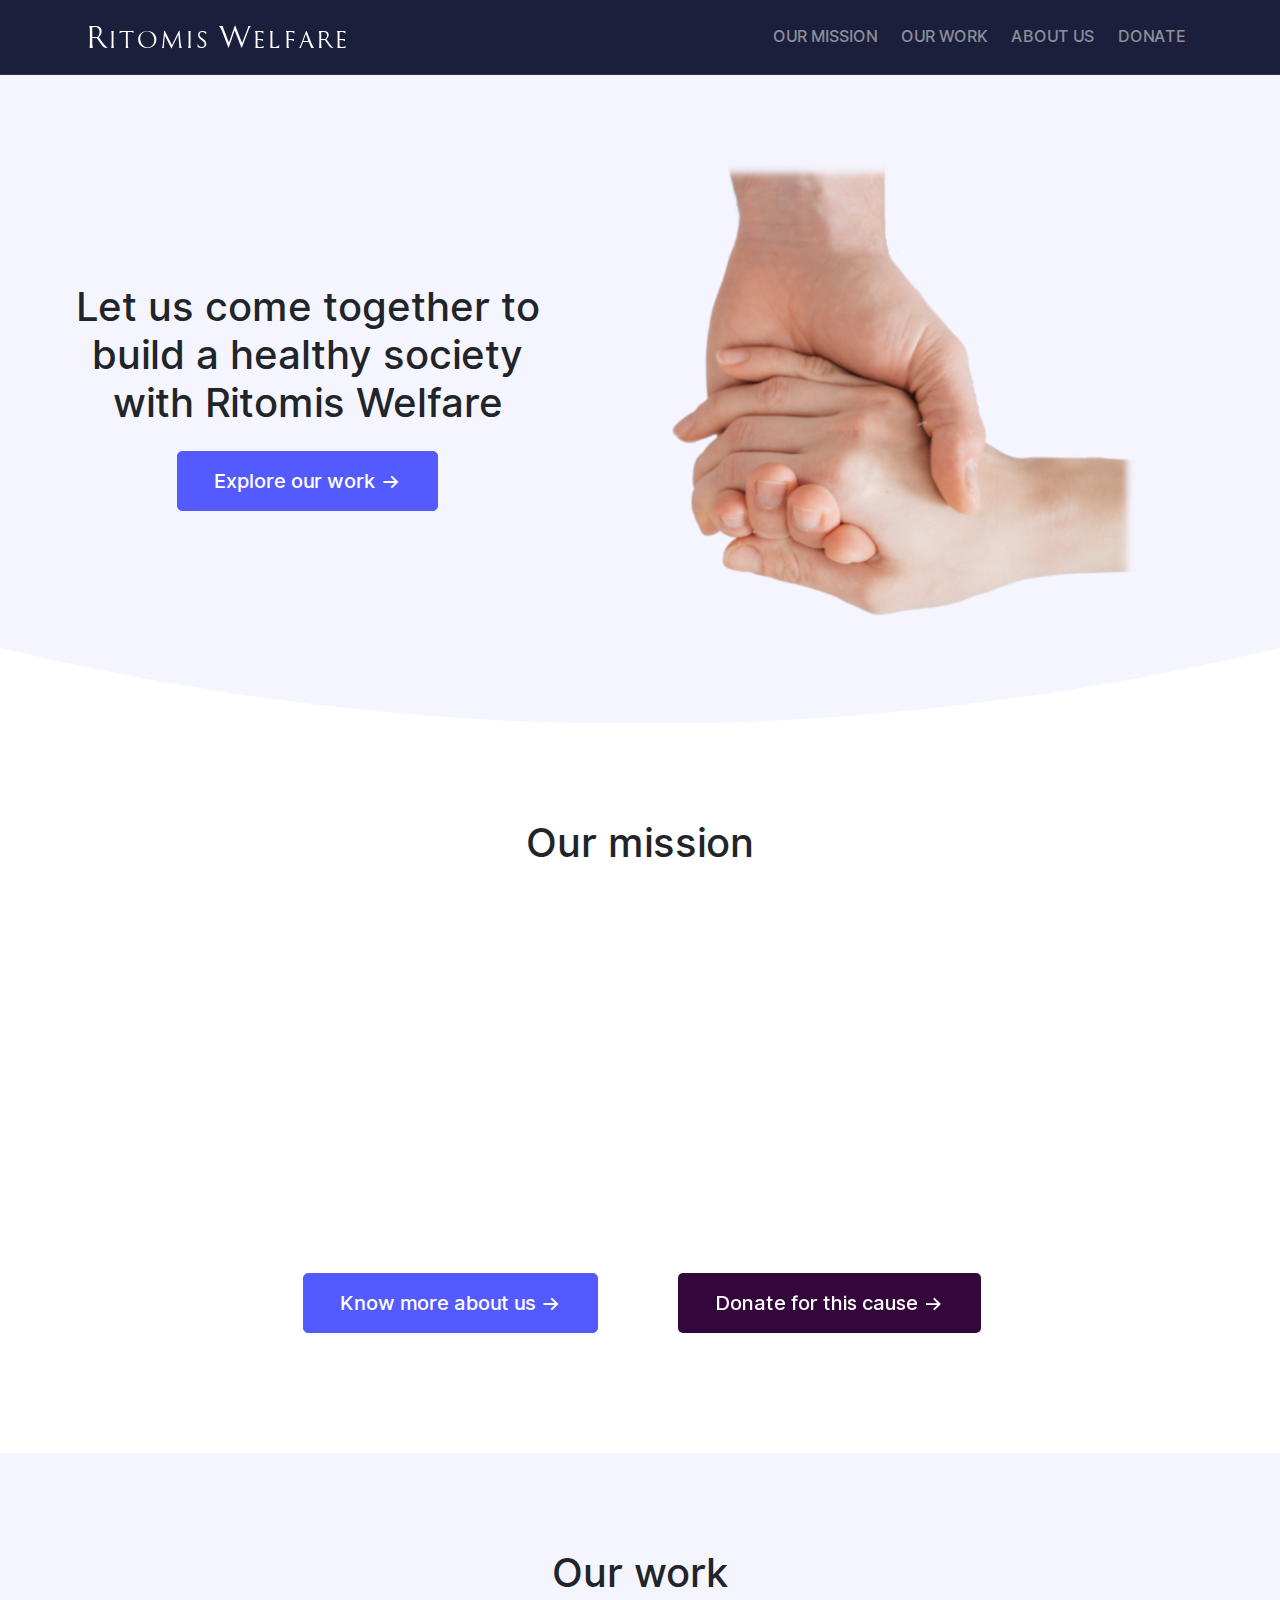
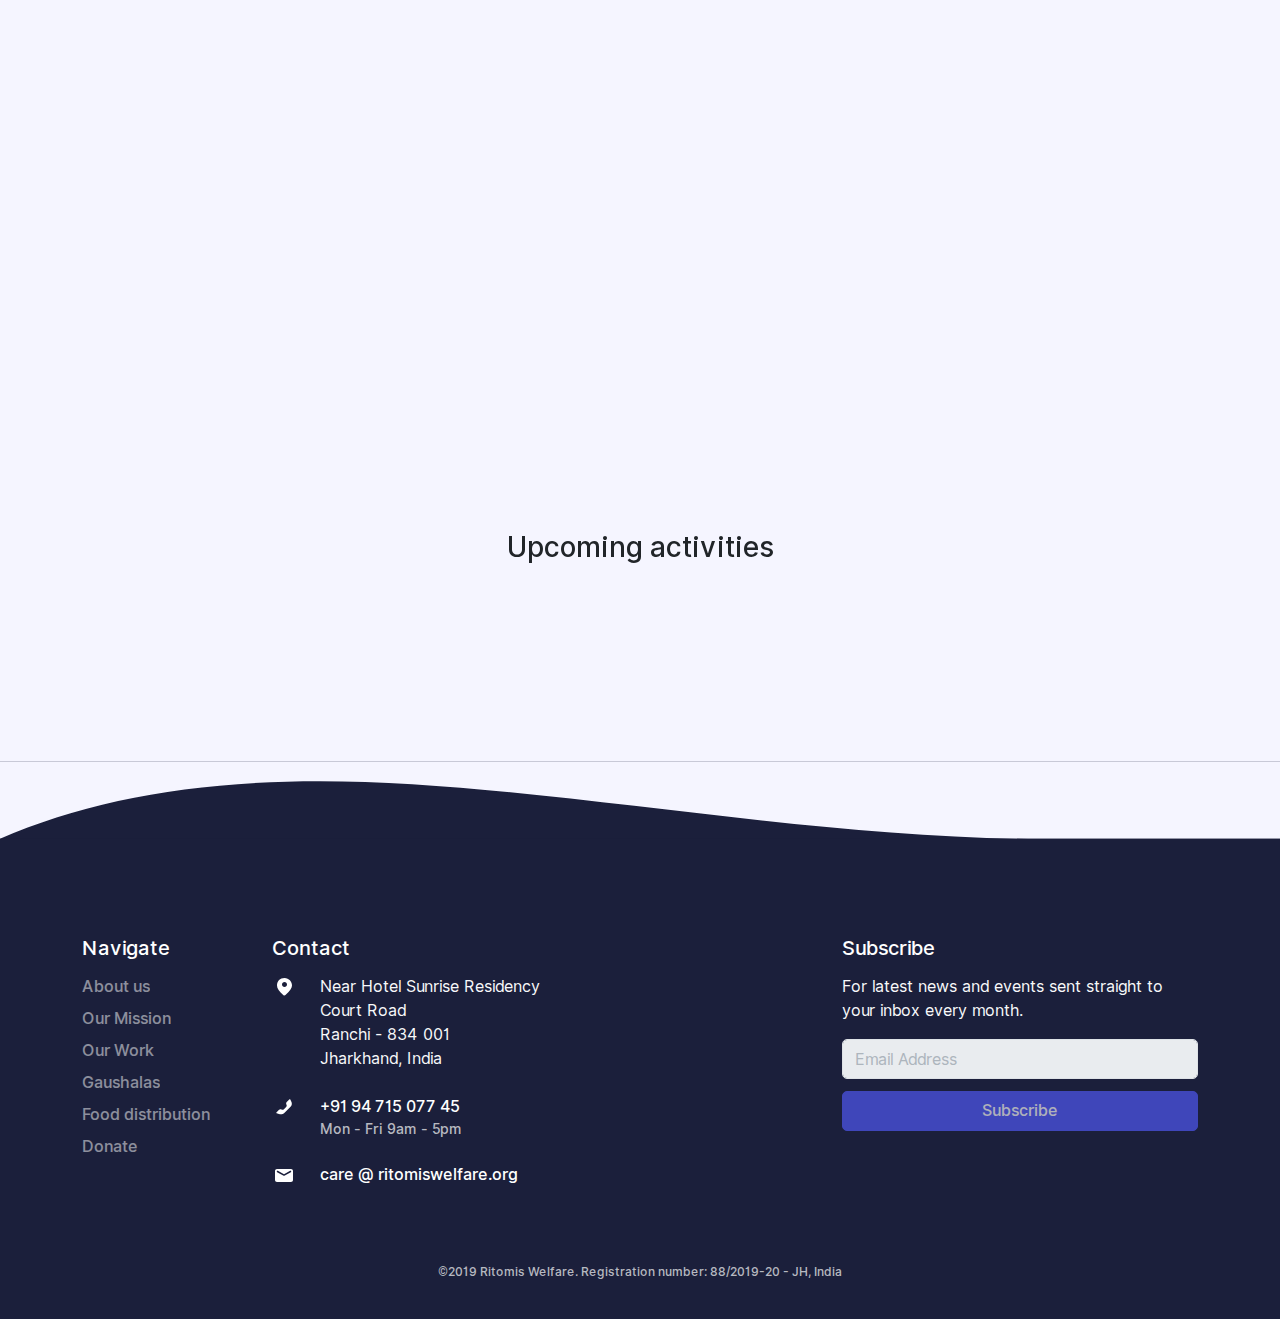
<file: index.html>
<!doctype html>
<html lang="en">

<head>
    <meta charset="utf-8">
    <title>Ritomis Welfare</title>
    <meta name="viewport" content="width=device-width, initial-scale=1.0">
    <meta name="description" content="Ritomis Welfare - Let us come together to build a healthy society. Help needy & poor people | Cleanliness, Hygiene & Medical health | Support & Enablement">
    <link href="assets/css/loaders/loader-typing.css" rel="stylesheet" type="text/css" media="all" />
    <link href="assets/css/theme-mobile-app.css" rel="stylesheet" type="text/css" media="all" />
    <link href="assets/css/custom.css" rel="stylesheet" type="text/css" media="all" />
    <link rel="preload" as="font" href="assets/fonts/Inter-UI-upright.var.woff2" type="font/woff2" crossorigin="anonymous">
    <link rel="preload" as="font" href="assets/fonts/Inter-UI.var.woff2" type="font/woff2" crossorigin="anonymous">
    <!-- Global site tag (gtag.js) - Google Analytics -->
    <script async src="https://www.googletagmanager.com/gtag/js?id=UA-151328448-1"></script>
    <script>
      window.dataLayer = window.dataLayer || [];
      function gtag(){dataLayer.push(arguments);}
      gtag('js', new Date());

      gtag('config', 'UA-151328448-1');
    </script>

</head>

<body>
<div class="loader">
    <div class="loading-animation"></div>
</div>

<!-- Navigation menu -->
<div class="navbar-container bg-primary-3">
    <nav class="navbar navbar-expand-lg navbar-dark bg-primary-3" data-sticky="top">
        <div class="container">
            <a class="navbar-brand fade-page" href="index.html">
                <img src="assets/img/logo/RitomisWelfareLogoFullText_270x30.png" alt="Ritomis Welfare logo">
            </a>
            <button class="navbar-toggler" type="button" data-toggle="collapse" data-target=".navbar-collapse" aria-expanded="false" aria-label="Toggle navigation">
                <svg class="icon" width="24" height="24" viewBox="0 0 24 24" fill="none" xmlns="http://www.w3.org/2000/svg">
                    <path d="M3 17C3 17.5523 3.44772 18 4 18H20C20.5523 18 21 17.5523 21 17V17C21 16.4477 20.5523 16 20 16H4C3.44772 16 3 16.4477 3 17V17ZM3 12C3 12.5523 3.44772 13 4 13H20C20.5523 13 21 12.5523 21 12V12C21 11.4477 20.5523 11 20 11H4C3.44772 11 3 11.4477 3 12V12ZM4 6C3.44772 6 3 6.44772 3 7V7C3 7.55228 3.44772 8 4 8H20C20.5523 8 21 7.55228 21 7V7C21 6.44772 20.5523 6 20 6H4Z"
                          fill="#212529" />
                </svg>

            </button>
            <div class="collapse navbar-collapse justify-content-end">
                <div class="py-2 py-lg-0">
                    <ul class="navbar-nav">
                        <li class="nav-item">
                            <a href="index.html#our-mission" class="nav-link dropdown-toggle" data-toggle="dropdown-grid" aria-expanded="false" aria-haspopup="true" data-smooth-scroll data-aos-anchor="section:last-of-type" data-aos-mirror="true" data-aos-once="false">OUR MISSION</a>
                        </li>
                        <li class="nav-item">
                            <a href="index.html#our-work" class="nav-link dropdown-toggle" data-toggle="dropdown-grid" aria-expanded="false" aria-haspopup="true" data-smooth-scroll data-aos-anchor="section:last-of-type" data-aos-mirror="true" data-aos-once="false">OUR WORK</a>
                        </li>
                        <li class="nav-item">
                            <a href="about-us.html" class="nav-link dropdown-toggle" data-toggle="dropdown-grid" aria-expanded="false" aria-haspopup="true">ABOUT US</a>
                        </li>
                        <li class="nav-item">
                            <a href="thank-you.html" class="nav-link dropdown-toggle" data-toggle="dropdown-grid" aria-expanded="false" aria-haspopup="true">DONATE</a>
                        </li>

                    </ul>
                </div>

            </div>
        </div>
    </nav>
</div>
<!-- End: Navigation menu -->

<section class="pb-0 pt-5 pt-lg-6 bg-primary-alt">
    <div class="container">
        <div class="row align-items-center justify-content-between">
            <div class="col-lg-6 col-xl-5 text-center px-md-6 px-lg-0">
                <h1>Let us come together to build a healthy society with Ritomis Welfare</h1>
<!--                <p class="lead">-->
<!--                    Make a difference for people <br>who needs it the most-->
<!--                </p>-->
                <a href="#our-work" class="btn btn-lg btn-primary mb-0 hover-arrow" data-smooth-scroll data-aos-anchor="section:last-of-type" data-aos-mirror="true" data-aos-once="false">Explore our work</a>
            </div>
            <div class="col-lg-6">
                <div class="row justify-content-center">
                    <div class="col-lg-12 col-8 mt-4 mt-lg-0">
<!--                        <img src="assets/img/mobile-app-1.jpg" alt="Image" data-aos="fade-left">-->
                        <img src="assets/img/hands3@1x.png" alt="Image" data-aos="fade-left">
                    </div>
                </div>
            </div>
        </div>
    </div>
    <div class="divider">
        <svg class="bg-white" width="100%" height="96px" viewBox="0 0 100 100" version="1.1" xmlns="http://www.w3.org/2000/svg" xmlns:xlink="http://www.w3.org/1999/xlink" preserveAspectRatio="none">
            <path d="M0,0 C16.6666667,66 33.3333333,99 50,99 C66.6666667,99 83.3333333,66 100,0 L100,100 L0,100 L0,0 Z"></path>
        </svg>
    </div>
</section>

<!-- Our mission -->
<section id="our-mission">
    <div class="container">
        <div class="row justify-content-center text-center mb-3">
            <div class="col-xl-8 col-lg-9">
                <h2 class="h1">Our mission</h2>
            </div>
        </div>
        <div class="row text-center mb-3">

            <div class="col-md-6 col-lg-4 mb-4 mb-lg-0" data-aos="fade-up" data-aos-delay="100">
                <img src="assets/img/mission/help-needy-and-ppor-people.png" alt="Image" class="mb-4">
                <h4>Help needy & <br>poor people</h4>
                <p class="px-xl-4">Extend helping hands to needy and poor people for physical, mental & moral support. Spread awareness to discourage orthodox beliefs</p>
            </div>

            <div class="col-md-6 col-lg-4 mb-4 mb-lg-0" data-aos="fade-up" data-aos-delay="200">
                <img src="assets/img/mission/cleanliness-and-hygiene.png" alt="Image" class="mb-4">
                <h4>Cleanliness, Hygiene & <br>Medical health</h4>
                <p class="px-xl-4">Spread awareness about cleanliness, hygiene in rural areas. Distribute medicines and arrange medical camps to tackle common illnesses like Malaria, Diarrhoea, Cholera etc.</p>
            </div>

            <div class="col-md-6 col-lg-4 mb-4 mb-lg-0" data-aos="fade-up" data-aos-delay="300">
                <img src="assets/img/mission/support-and-enablement.png" alt="Image" class="mb-4">
                <h4>Support & <br>Enablement</h4>
                <p class="px-xl-4">Distribute basic necessities to Anathashrams, Old-age homes, Gaushalas, Divyangs & Children homes</p>
            </div>

        </div>
        <div class="row justify-content-center text-center">
            <br>
            <div class="col-md-4 col-sm mb-3">
                <a href="about-us.html" class="btn btn-lg btn-primary mb-0 hover-arrow">Know more about us</a>
            </div>
            <div class="col-md-4 col-sm">
                <a href="thank-you.html" class="btn btn-lg mb-0 hover-arrow" style="background-color: #33073b; color: #fff;">Donate for this cause</a>
            </div>
        </div>
    </div>

</section>
<!-- End: Our mission -->

<!-- Our work -->
<section class="pt-3 bg-primary-alt pt-lg-7 pt-sm-7 pt-md-7 has-divider-2" id="our-work">
    <div class="container">

        <div class="row justify-content-center text-center mb-4">
            <div class="col-xl-8 col-lg-9">
                <h2 class="h1">Our work</h2>
            </div>
        </div>

        <div class="row mb-0 min-vh-50">

            <div class="col-md-6 col-lg-4 d-flex" data-aos="fade-up">
                <a href="educational-kit-distribution.html">
                    <div class="card card-body justify-content-between bg-primary-3 text-light">
                        <img src="assets/events/educational-kit-distribution/karkatta-primary-school/img1.png" alt="Educational kit distribution at Karkatta primary school" class="bg-image opacity-50 rounded">
                        <div class="d-flex justify-content-between mb-3 position-relative">
                            <p></p>
                        </div>
                        <div class="d-flex position-relative">
                            <a href="educational-kit-distribution.html">
                                <div>
                                    <h2 class="mb-2">Educational Kit Distribution</h2>
                                    <p class="text-small">45 children study at Karkatta Primary school situated 25 kilometers away from Ranchi city. They were very happy after receiving educational kit. One of them sang a song in their local language to thank us.</p>
                                    <a href="educational-kit-distribution.html" class="hover-arrow">View details</a>
                                </div>
                            </a>
                        </div>
                    </div>
                </a>
            </div>

            <div class="col-md-6 col-lg-4 d-flex" data-aos="fade-up">
                <a href="gaushalas.html">
                    <div class="card card-body justify-content-between bg-primary-3 text-light">
                        <img src="assets/events/gaushalas/20190303-gaushala/img4.jpg" alt="Work at Gaushalas" class="bg-image opacity-50 rounded">
                        <div class="d-flex justify-content-between mb-3 position-relative">
                            <p></p>
                        </div>
                        <div class="d-flex position-relative">
                            <a href="gaushalas.html">
                                <div>
                                    <h2 class="mb-2">Gaushalas</h2>
                                    <p class="text-small">One of the biggest cow shelters in Jharkhand houses approximately 700 cows. In association with RADHE-RADHE, we provide food and medicines to cows on first sunday of every month.</p>
                                    <a href="gaushalas.html" class="hover-arrow">View details</a>
                                </div>
                            </a>
                        </div>
                    </div>
                </a>
            </div>

            <div class="col-md-6 col-lg-4 d-flex" data-aos="fade-up">
                <a href="food-distribution.html">
                    <div class="card card-body justify-content-between bg-primary-3 text-light">
                        <img src="assets/events/food-distribution/guru-nanak-home-for-handicapped-children/img2.png" alt="Food distribution" class="bg-image opacity-50 rounded">
                        <div class="d-flex justify-content-between mb-3 position-relative">
                            <p></p>
                        </div>
                        <div class="d-flex position-relative">
                            <a href="food-distribution.html">
                                <div>
                                    <h2 class="mb-2">Food distribution</h2>
                                    <p class="text-small">Breakfast / Lunch is distributed at various places every sunday in association with RADHE-RADHE <br>(except first Sunday where food is distributed at Gaushalas)</p>
                                    <a href="food-distribution.html" class="hover-arrow">View details</a>
                                </div>
                            </a>
                        </div>
                    </div>
                </a>
            </div>

<!--            <div class="col-md-6 col-lg-4 d-flex" data-aos="fade-up" data-aos-delay="100">-->
<!--                <div class="card card-body justify-content-between bg-primary text-light">-->
<!--                    <div class="d-flex justify-content-between mb-3">-->
<!--                        <p></p>-->
<!--                    </div>-->
<!--                    <div>-->
<!--                        <h2>Upcoming activities</h2>-->
<!--                        <ul style="padding-left: 8%">-->
<!--                            <li class="text-small mb-3"></li>-->
<!--                            <li class="text-small mb-3">Various immunization programs with consent from local government</li>-->
<!--                            <li class="text-small mb-3">Educational and learning-kit distribution at orphanges</li>-->
<!--                            <li class="text-small mb-3">Distribution of general purpose medicines (anti-worms, ORS etc.)</li>-->
<!--                        </ul>-->
<!--                    </div>-->

<!--                </div>-->
<!--            </div>-->

        </div>

        <div class="row justify-content-center text-center mb-1 mt-3">
            <div class="col-xl-8 col-lg-9">
                <h2 class="h3">Upcoming activities</h2>
            </div>
        </div>

        <div class="row o-hidden">
            <div class="col-sm-6" data-aos="fade-left" data-aos-delay="100">
                <a class="card card-sm card-body flex-row align-items-center">
                    <div>
                        <span class="lead">Distribution of mosquito-net to prevent malaria in rural areas</span>
                    </div>
                </a>
            </div>
            <div class="col-sm-6" data-aos="fade-left" data-aos-delay="100">
                <a class="card card-sm card-body flex-row align-items-center">
                    <div>
                        <span class="lead">Distribution of general purpose medicines (anti-worms, ORS etc.)</span>
                    </div>
                </a>
            </div>
        </div>

    </div>

    <div class="divider bg-primary-3 flip-y">
        <svg class="bg-primary-alt" width="100%" height="100%" version="1.1" viewbox="0 0 100 100" xmlns="http://www.w3.org/2000/svg" xmlns:xlink="http://www.w3.org/1999/xlink" preserveAspectRatio="none">
            <path d="M0,0 C6.83050094,50 15.1638343,75 25,75 C41.4957514,75 62.4956597,0 81.2456597,0 C93.7456597,0 99.9971065,0 100,0 L100,100 L0,100" fill="#ffffff"></path>
        </svg>
    </div>

</section>
<!-- End: Our work -->

<!-- Footer -->
<footer class="pb-4 bg-primary-3 text-light has-divider" id="footer">

    <div class="container">
        <div class="row mb-5">
            <div class="col-6 col-lg-3 col-xl-2">
                <h5>Navigate</h5>
                <ul class="nav flex-column">
                    <li class="nav-item">
                        <a href="about-us.html" class="nav-link">About us</a>
                    </li>
                    <li class="nav-item">
                        <a href="index.html#our-mission" class="nav-link">Our Mission</a>
                    </li>
                    <li class="nav-item">
                        <a href="index.html#our-work" class="nav-link">Our Work</a>
                    </li>
                    <li class="nav-item">
                        <a href="gaushalas.html" class="nav-link">Gaushalas</a>
                    </li>
                    <li class="nav-item">
                        <a href="food-distribution.html" class="nav-link">Food distribution</a>
                    </li>
                    <li class="nav-item">
                        <a href="thank-you.html" class="nav-link">Donate</a>
                    </li>
                </ul>
            </div>
            <div class="col-6 col-lg">
                <h5>Contact</h5>
                <ul class="list-unstyled">
                    <li class="mb-3 d-flex">
                        <svg class="icon" width="24px" height="24px" viewBox="0 0 24 24" version="1.1" xmlns="http://www.w3.org/2000/svg" xmlns:xlink="http://www.w3.org/1999/xlink">
                            <title>Icon for Location Mark</title>
                            <g stroke="none" stroke-width="1" fill="none" fill-rule="evenodd">
                                <rect opacity="0" x="0" y="0" width="24" height="24"></rect>
                                <path d="M5,10.5 C5,6 8,3 12.5,3 C17,3 20,6.75 20,10.5 C20,12.8325623 17.8236613,16.03566 13.470984,20.1092932 C12.9154018,20.6292577 12.0585054,20.6508331 11.4774555,20.1594925 C7.15915182,16.5078313 5,13.2880005 5,10.5 Z M12.5,12 C13.8807119,12 15,10.8807119 15,9.5 C15,8.11928813 13.8807119,7 12.5,7 C11.1192881,7 10,8.11928813 10,9.5 C10,10.8807119 11.1192881,12 12.5,12 Z"
                                      fill="#000000" fill-rule="nonzero"></path>
                            </g>
                        </svg>
                        <div class="ml-3">
                          <span>Near Hotel Sunrise Residency
                              <br>Court Road
                              <br>Ranchi - 834 001
                              <br>Jharkhand, India</span>
                        </div>
                    </li>
                    <li class="mb-3 d-flex">
                        <svg class="icon" width="24px" height="24px" viewBox="0 0 24 24" version="1.1" xmlns="http://www.w3.org/2000/svg" xmlns:xlink="http://www.w3.org/1999/xlink">
                            <title>Icon For Call</title>
                            <g stroke="none" stroke-width="1" fill="none" fill-rule="evenodd">
                                <rect opacity="0" x="0" y="0" width="24" height="24"></rect>
                                <path d="M11.914857,14.1427403 L14.1188827,11.9387145 C14.7276032,11.329994 14.8785122,10.4000511 14.4935235,9.63007378 L14.3686433,9.38031323 C13.9836546,8.61033591 14.1345636,7.680393 14.7432841,7.07167248 L17.4760882,4.33886839 C17.6713503,4.14360624 17.9879328,4.14360624 18.183195,4.33886839 C18.2211956,4.37686904 18.2528214,4.42074752 18.2768552,4.46881498 L19.3808309,6.67676638 C20.2253855,8.3658756 19.8943345,10.4059034 18.5589765,11.7412615 L12.560151,17.740087 C11.1066115,19.1936265 8.95659008,19.7011777 7.00646221,19.0511351 L4.5919826,18.2463085 C4.33001094,18.1589846 4.18843095,17.8758246 4.27575484,17.613853 C4.30030124,17.5402138 4.34165566,17.4733009 4.39654309,17.4184135 L7.04781491,14.7671417 C7.65653544,14.1584211 8.58647835,14.0075122 9.35645567,14.3925008 L9.60621621,14.5173811 C10.3761935,14.9023698 11.3061364,14.7514608 11.914857,14.1427403 Z"
                                      fill="#000000"></path>
                            </g>
                        </svg>
                        <div class="ml-3">
                            <!--                            <span>+91 94 715 077 45</span>-->
                            <a href="tel:+919471507745">+91 94 715 077 45</a>
                            <span class="d-block text-muted text-small">Mon - Fri 9am - 5pm</span>
                        </div>
                    </li>
                    <li class="mb-3 d-flex">
                        <svg class="icon" width="24px" height="24px" viewBox="0 0 24 24" version="1.1" xmlns="http://www.w3.org/2000/svg" xmlns:xlink="http://www.w3.org/1999/xlink">
                            <title>Icon For Mail</title>
                            <g stroke="none" stroke-width="1" fill="none" fill-rule="evenodd">
                                <rect opacity="0" x="0" y="0" width="24" height="24"></rect>
                                <path d="M5,6 L19,6 C20.1045695,6 21,6.8954305 21,8 L21,17 C21,18.1045695 20.1045695,19 19,19 L5,19 C3.8954305,19 3,18.1045695 3,17 L3,8 C3,6.8954305 3.8954305,6 5,6 Z M18.1444251,7.83964668 L12,11.1481833 L5.85557487,7.83964668 C5.4908718,7.6432681 5.03602525,7.77972206 4.83964668,8.14442513 C4.6432681,8.5091282 4.77972206,8.96397475 5.14442513,9.16035332 L11.6444251,12.6603533 C11.8664074,12.7798822 12.1335926,12.7798822 12.3555749,12.6603533 L18.8555749,9.16035332 C19.2202779,8.96397475 19.3567319,8.5091282 19.1603533,8.14442513 C18.9639747,7.77972206 18.5091282,7.6432681 18.1444251,7.83964668 Z"
                                      fill="#000000"></path>
                            </g>
                        </svg>
                        <div class="ml-3">
                            <a href="mailto:care@ritomiswelfare.org">care @ ritomiswelfare.org</a>
                        </div>
                    </li>
                </ul>
            </div>
            <div class="col-lg-5 col-xl-4 mt-3 mt-lg-0">
                <h5>Subscribe</h5>
                <p>For latest news and events sent straight to your inbox every month.</p>
                <form action="#" data-form-email novalidate>
                    <div class="form-row">
                        <div class="col-12">
                            <input type="email" class="form-control mb-2" placeholder="Email Address" name="email" required readonly>
                        </div>
                        <div class="col-12">
                            <div class="d-none alert alert-success" role="alert" data-success-message>
                                Thanks, a member of our team will be in touch shortly.
                            </div>
                            <div class="d-none alert alert-danger" role="alert" data-error-message>
                                Please fill all fields correctly.
                            </div>
                            <div data-recaptcha data-sitekey="INSERT_YOUR_RECAPTCHA_V2_SITEKEY_HERE" data-size="invisible" data-badge="bottomleft">
                            </div>
                            <button type="submit" class="btn btn-primary btn-loading btn-block" data-loading-text="Sending" disabled>
                                <svg class="icon" width="24px" height="24px" viewBox="0 0 24 24" version="1.1" xmlns="http://www.w3.org/2000/svg" xmlns:xlink="http://www.w3.org/1999/xlink">
                                    <title>Icon For Loading</title>
                                    <g stroke="none" stroke-width="1" fill="none" fill-rule="evenodd">
                                        <g>
                                            <polygon points="0 0 24 0 24 24 0 24" opacity="0"></polygon>
                                        </g>
                                        <path d="M12,4 L12,6 C8.6862915,6 6,8.6862915 6,12 C6,15.3137085 8.6862915,18 12,18 C15.3137085,18 18,15.3137085 18,12 C18,10.9603196 17.7360885,9.96126435 17.2402578,9.07513926 L18.9856052,8.09853149 C19.6473536,9.28117708 20,10.6161442 20,12 C20,16.418278 16.418278,20 12,20 C7.581722,20 4,16.418278 4,12 C4,7.581722 7.581722,4 12,4 Z"
                                              fill="#000000" fill-rule="nonzero" transform="translate(12.000000, 12.000000) scale(-1, 1) translate(-12.000000, -12.000000) "></path>
                                    </g>
                                </svg>
                                <span>Subscribe</span>
                            </button>
                        </div>
                    </div>
                </form>
                <small class="text-muted form-text">
                </small>

            </div>
        </div>

        <div class="row justify-content-center">
            <div class="col col-md-auto text-center">
                <small class="text-muted">&copy;2019 Ritomis Welfare. Registration number: 88/2019-20 - JH, India</small>
            </div>
        </div>
    </div>
</footer>
<!-- End: Footer -->

<!-- Back to top -->
<a href="#" class="btn back-to-top btn-primary btn-round" data-smooth-scroll data-aos="fade-up" data-aos-anchor="section:last-of-type" data-aos-mirror="true" data-aos-once="false">
    <svg class="icon" width="24px" height="24px" viewBox="0 0 24 24" version="1.1" xmlns="http://www.w3.org/2000/svg" xmlns:xlink="http://www.w3.org/1999/xlink">
        <title>Icon For Arrow-up</title>
        <g stroke="none" stroke-width="1" fill="none" fill-rule="evenodd">
            <polygon points="0 0 24 0 24 24 0 24" opacity="0"></polygon>
            <rect fill="#000000" x="11" y="5" width="2" height="14" rx="1"></rect>
            <path d="M6.70710678,12.7071068 C6.31658249,13.0976311 5.68341751,13.0976311 5.29289322,12.7071068 C4.90236893,12.3165825 4.90236893,11.6834175 5.29289322,11.2928932 L11.2928932,5.29289322 C11.6714722,4.91431428 12.2810586,4.90106866 12.6757246,5.26284586 L18.6757246,10.7628459 C19.0828436,11.1360383 19.1103465,11.7686056 18.7371541,12.1757246 C18.3639617,12.5828436 17.7313944,12.6103465 17.3242754,12.2371541 L12.0300757,7.38413782 L6.70710678,12.7071068 Z"
                  fill="#000000" fill-rule="nonzero"></path>
        </g>
    </svg>
</a>
<!-- End: Back to top -->


<!-- Required vendor scripts (Do not remove) -->
<script type="text/javascript" src="assets/js/jquery.min.js"></script>
<script type="text/javascript" src="assets/js/popper.min.js"></script>
<script type="text/javascript" src="assets/js/bootstrap.js"></script>

<!-- Optional Vendor Scripts (Remove the plugin script if current page does not use that feature) -->

<!-- AOS (Animate On Scroll - animates elements into view while scrolling down) -->
<script type="text/javascript" src="assets/js/aos.js"></script>
<!-- Fancybox (handles image and video lightbox and galleries) -->
<script type="text/javascript" src="assets/js/jquery.fancybox.min.js"></script>
<!-- Flickity (handles touch enabled carousels and sliders) -->
<script type="text/javascript" src="assets/js/flickity.pkgd.min.js"></script>
<!-- Ion rangeSlider (flexible and pretty range slider elements) -->
<script type="text/javascript" src="assets/js/ion.rangeSlider.min.js"></script>
<!-- Isotope (masonry layouts and filtering) -->
<script type="text/javascript" src="assets/js/isotope.pkgd.min.js"></script>
<!-- jarallax (parallax effect and video backgrounds) -->
<script type="text/javascript" src="assets/js/jarallax.min.js"></script>
<script type="text/javascript" src="assets/js/jarallax-video.min.js"></script>
<script type="text/javascript" src="assets/js/jarallax-element.min.js"></script>
<!-- jQuery Countdown (displays countdown text to a specified date) -->
<script type="text/javascript" src="assets/js/jquery.countdown.min.js"></script>
<!-- Plyr (unified player for Video, Audio, Vimeo and Youtube) -->
<script type="text/javascript" src="assets/js/plyr.polyfilled.min.js"></script>
<!-- Prism (displays formatted code boxes) -->
<script type="text/javascript" src="assets/js/prism.js"></script>
<!-- ScrollMonitor (manages events for elements scrolling in and out of view) -->
<script type="text/javascript" src="assets/js/scrollMonitor.js"></script>
<!-- Smooth scroll (animation to links in-page)-->
<script type="text/javascript" src="assets/js/smooth-scroll.polyfills.min.js"></script>
<!-- Required theme scripts (Do not remove) -->
<script type="text/javascript" src="assets/js/theme.js"></script>
<!-- Removes page load animation when window is finished loading -->
<script type="text/javascript">
    window.addEventListener("load", function () {
        document.querySelector('body').classList.add('loaded');
    });
</script>

</body>

</html>
</file>
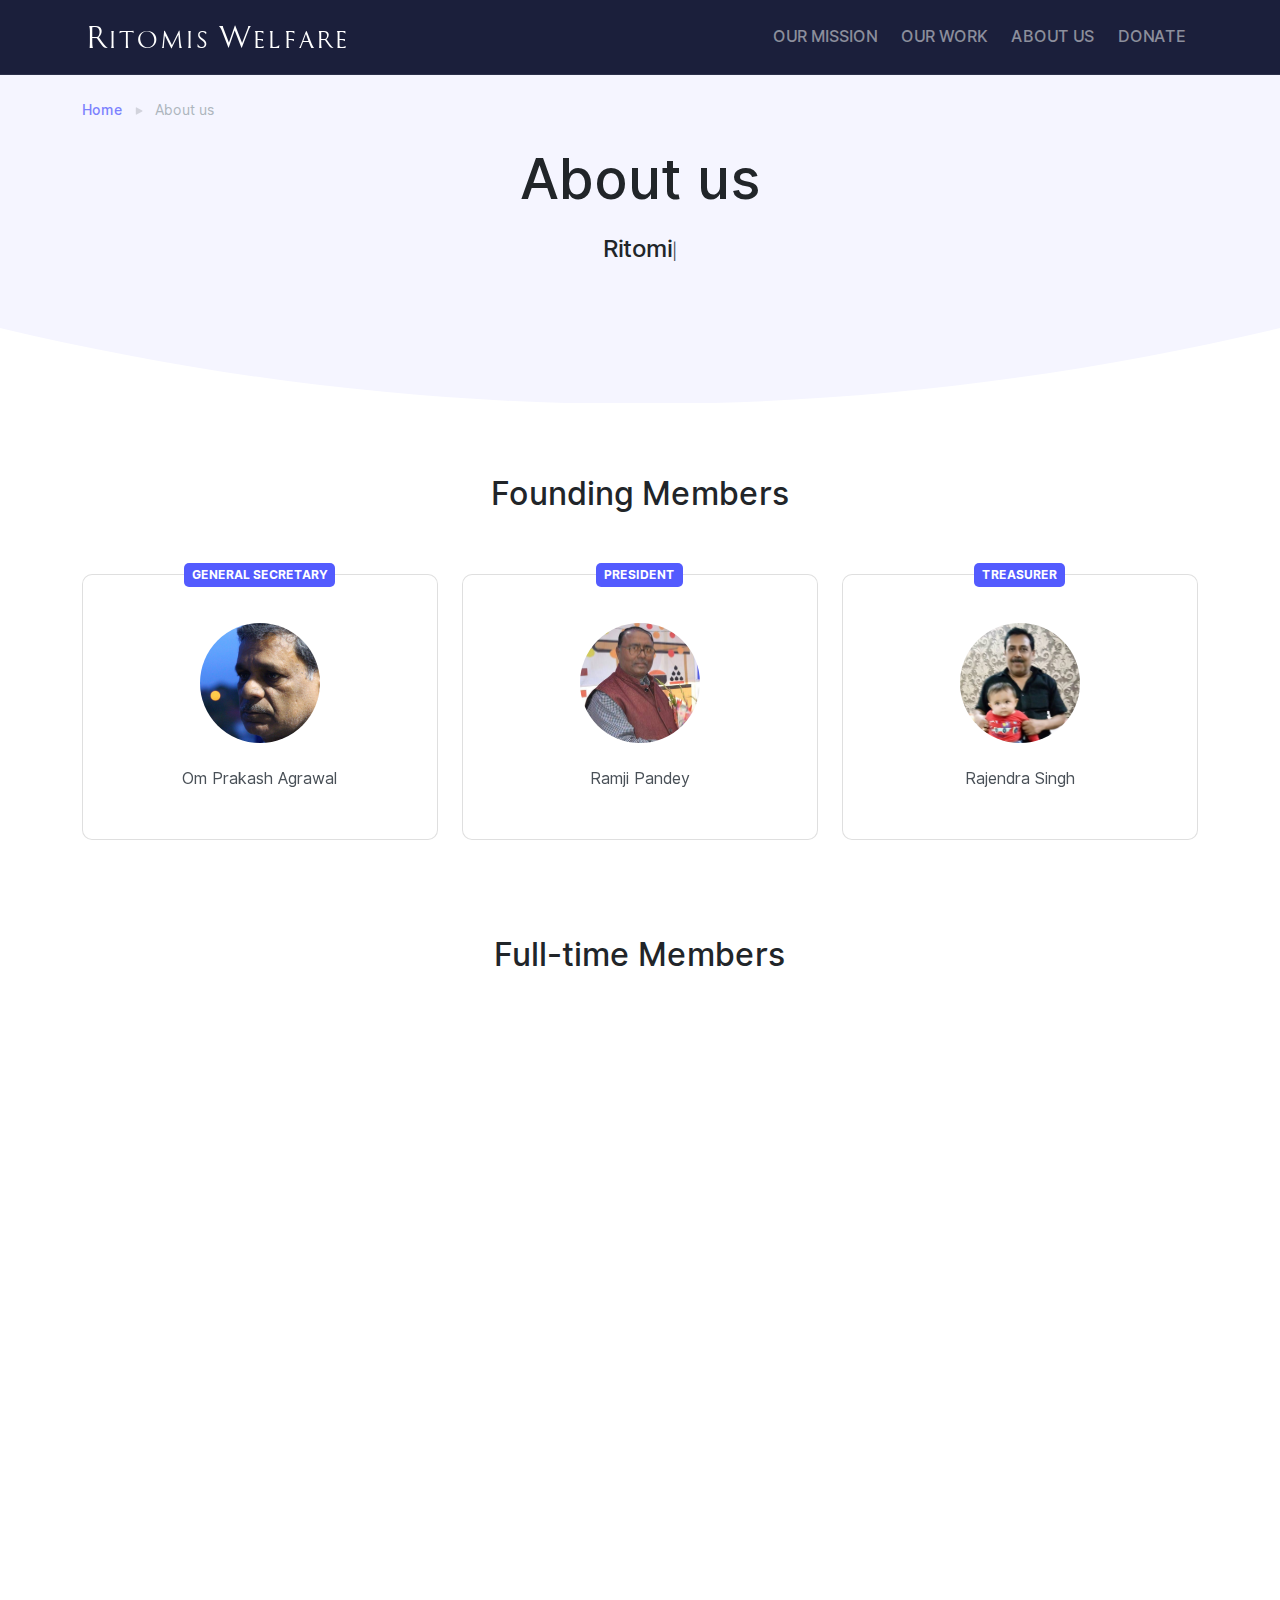
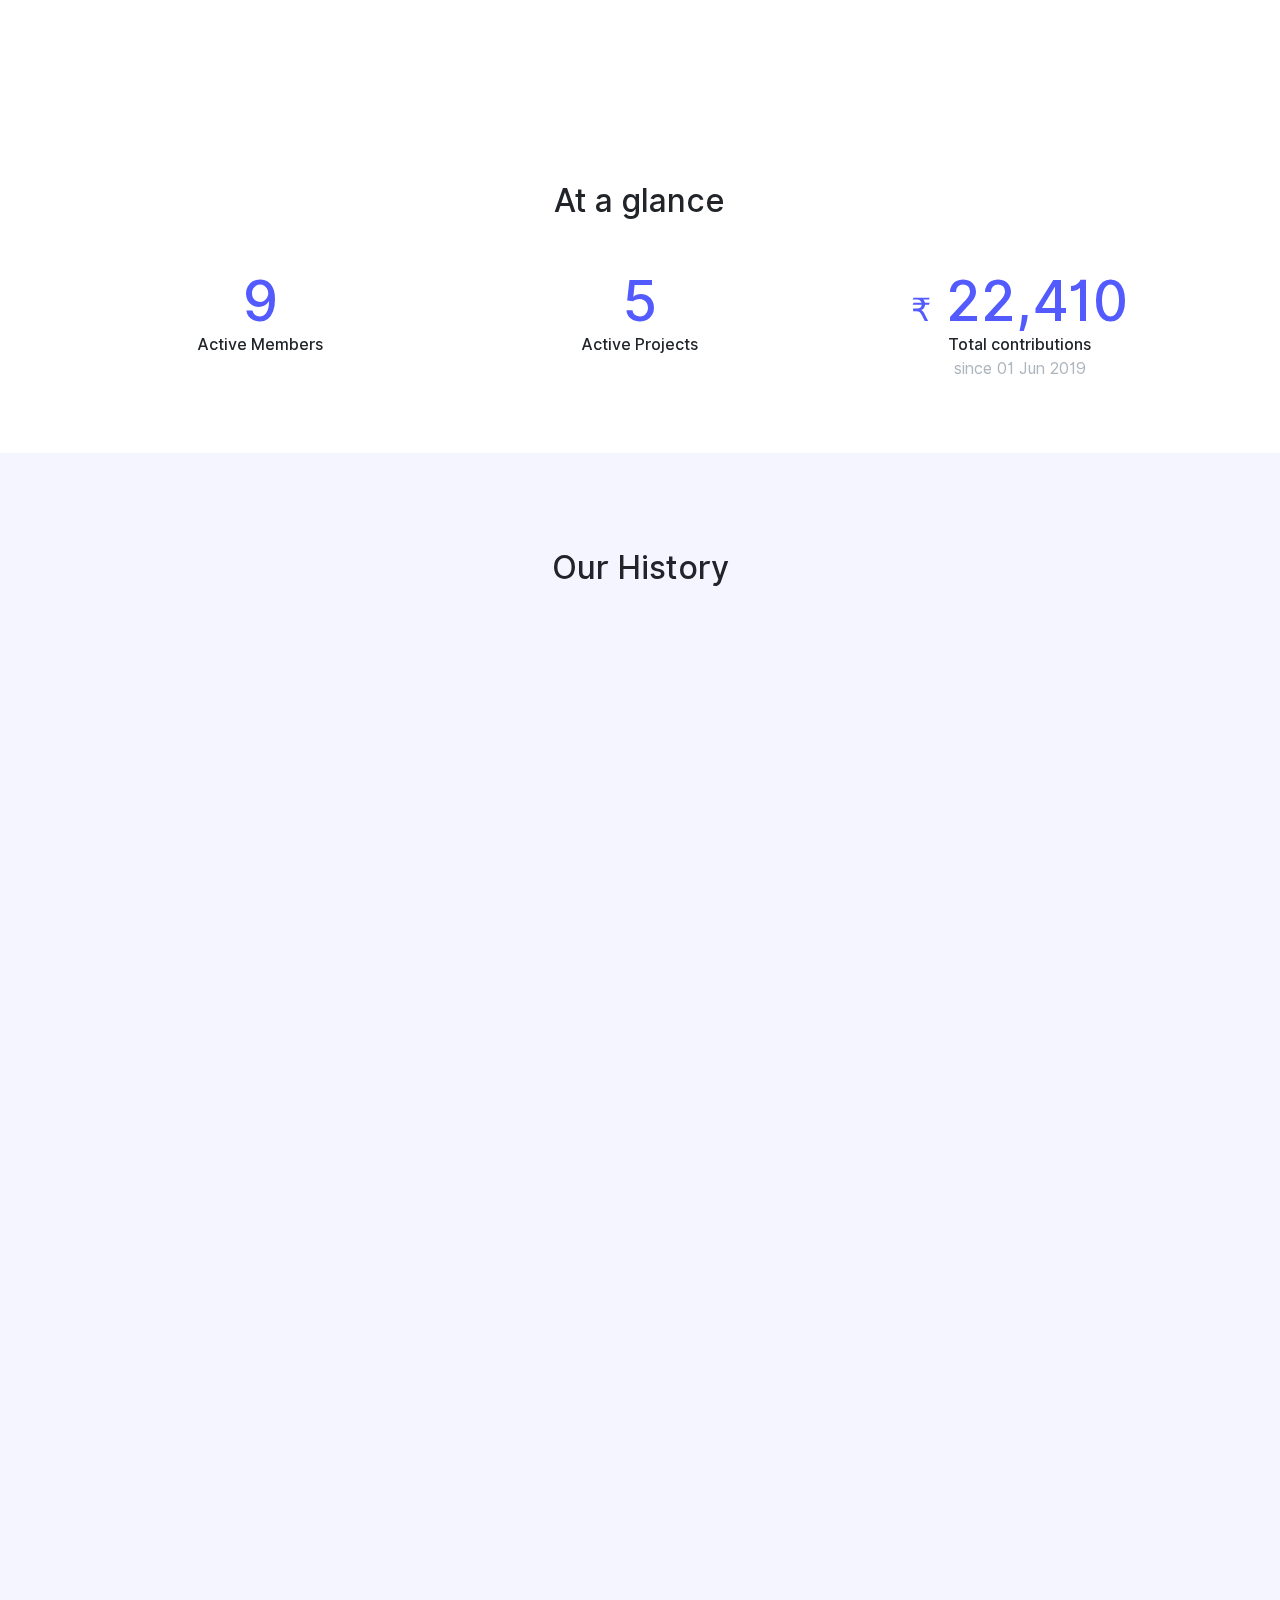
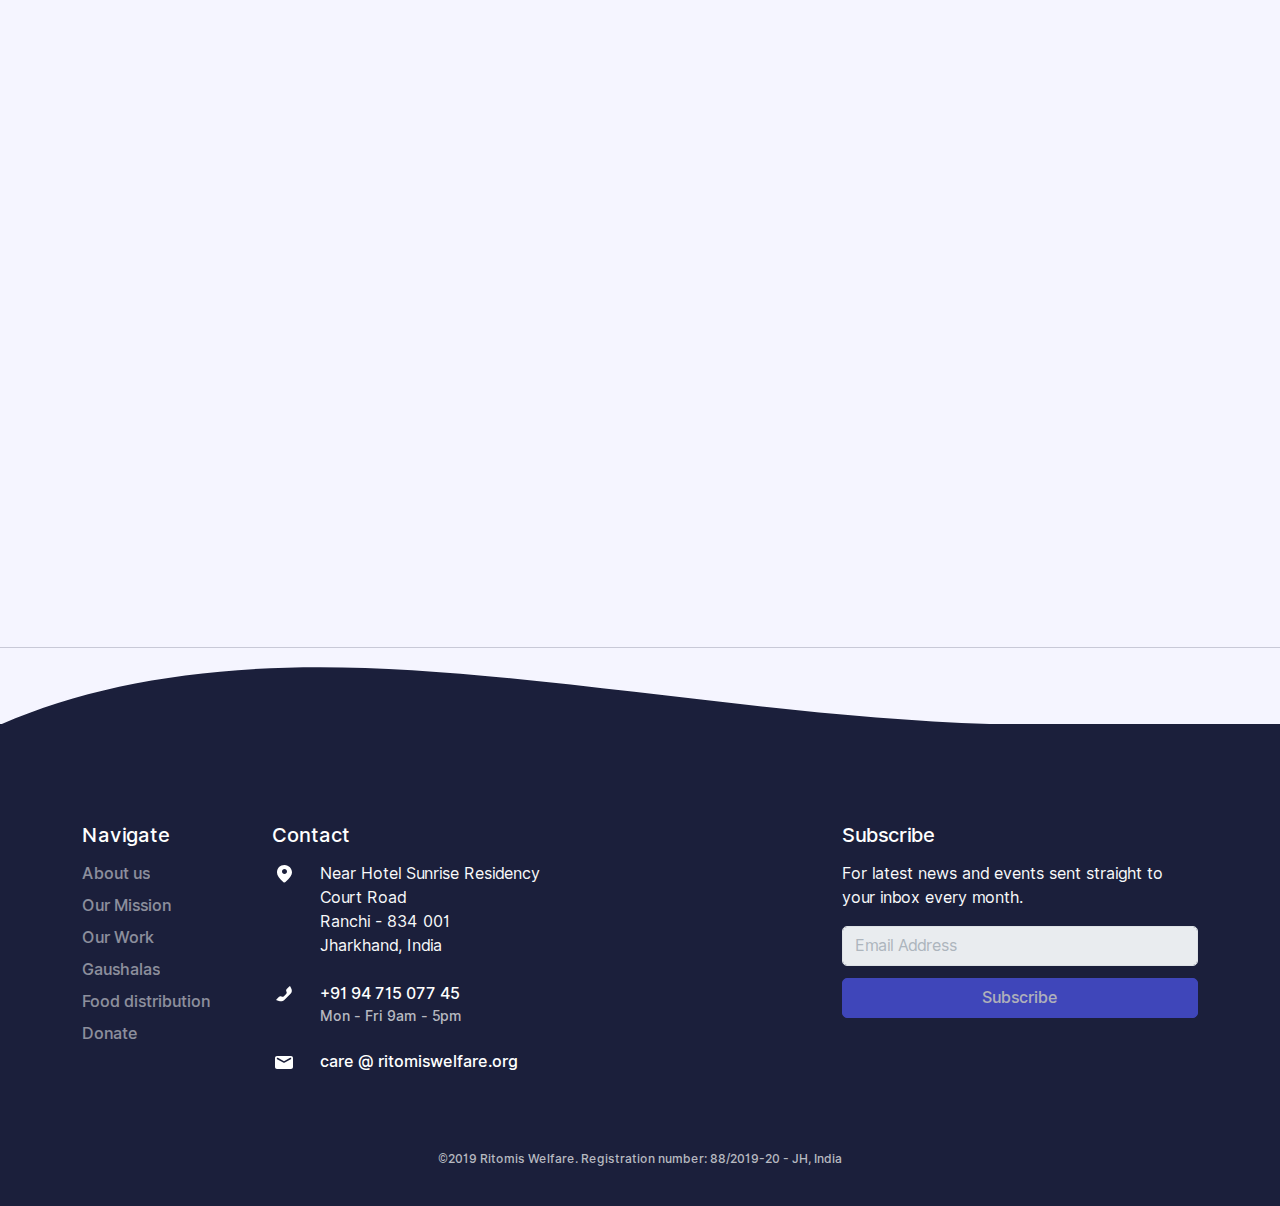
<file: about-us.html>
<!doctype html>
<html lang="en">

<head>
    <meta charset="utf-8">
    <title>About us - Ritomis Welfare</title>
    <meta name="viewport" content="width=device-width, initial-scale=1.0">
    <meta name="description" content="Ritomis Welfare is inspired by sweet memories and deeds of a lady who lived selflessly all her life and even donated organs after her demise.">
    <link href="assets/css/loaders/loader-typing.css" rel="stylesheet" type="text/css" media="all" />
    <link href="assets/css/theme-mobile-app.css" rel="stylesheet" type="text/css" media="all" />
    <link rel="preload" as="font" href="assets/fonts/Inter-UI-upright.var.woff2" type="font/woff2" crossorigin="anonymous">
    <link rel="preload" as="font" href="assets/fonts/Inter-UI.var.woff2" type="font/woff2" crossorigin="anonymous">
    <!-- Global site tag (gtag.js) - Google Analytics -->
    <script async src="https://www.googletagmanager.com/gtag/js?id=UA-151328448-1"></script>
    <script>
      window.dataLayer = window.dataLayer || [];
      function gtag(){dataLayer.push(arguments);}
      gtag('js', new Date());

      gtag('config', 'UA-151328448-1');
    </script>

</head>

<body>
<div class="loader">
    <div class="loading-animation"></div>
</div>

<!-- Navigation menu -->
<div class="navbar-container bg-primary-3">
    <nav class="navbar navbar-expand-lg navbar-dark bg-primary-3" data-sticky="top">
        <div class="container">
            <a class="navbar-brand fade-page" href="index.html">
                <img src="assets/img/logo/RitomisWelfareLogoFullText_270x30.png" alt="Ritomis Welfare logo">
            </a>
            <button class="navbar-toggler" type="button" data-toggle="collapse" data-target=".navbar-collapse" aria-expanded="false" aria-label="Toggle navigation">
                <svg class="icon" width="24" height="24" viewBox="0 0 24 24" fill="none" xmlns="http://www.w3.org/2000/svg">
                    <path d="M3 17C3 17.5523 3.44772 18 4 18H20C20.5523 18 21 17.5523 21 17V17C21 16.4477 20.5523 16 20 16H4C3.44772 16 3 16.4477 3 17V17ZM3 12C3 12.5523 3.44772 13 4 13H20C20.5523 13 21 12.5523 21 12V12C21 11.4477 20.5523 11 20 11H4C3.44772 11 3 11.4477 3 12V12ZM4 6C3.44772 6 3 6.44772 3 7V7C3 7.55228 3.44772 8 4 8H20C20.5523 8 21 7.55228 21 7V7C21 6.44772 20.5523 6 20 6H4Z"
                          fill="#212529" />
                </svg>

            </button>
            <div class="collapse navbar-collapse justify-content-end">
                <div class="py-2 py-lg-0">
                    <ul class="navbar-nav">
                        <li class="nav-item">
                            <a href="index.html#our-mission" class="nav-link dropdown-toggle" data-toggle="dropdown-grid" aria-expanded="false" aria-haspopup="true">OUR MISSION</a>
                        </li>
                        <li class="nav-item">
                            <a href="index.html#our-work" class="nav-link dropdown-toggle" data-toggle="dropdown-grid" aria-expanded="false" aria-haspopup="true">OUR WORK</a>
                        </li>
                        <li class="nav-item">
                            <a href="about-us.html" class="nav-link dropdown-toggle" data-toggle="dropdown-grid" aria-expanded="false" aria-haspopup="true">ABOUT US</a>
                        </li>
                        <li class="nav-item">
                            <a href="thank-you.html" class="nav-link dropdown-toggle" data-toggle="dropdown-grid" aria-expanded="false" aria-haspopup="true">DONATE</a>
                        </li>

                    </ul>
                </div>

            </div>
        </div>
    </nav>
</div>
<!-- End: Navigation menu -->

<section class="bg-primary-alt header-inner o-hidden">
    <div class="container">
        <div class="row my-3">
            <div class="col">
                <nav aria-label="breadcrumb">
                    <ol class="breadcrumb">
                        <li class="breadcrumb-item">
                            <a href="index.html">Home</a>
                        </li>
                        <li class="breadcrumb-item active" aria-current="page">About us</li>
                    </ol>
                </nav>
            </div>
        </div>
        <div class="row text-center justify-content-center layer-2 min-vh-20">
            <div class="col-xl-8 col-lg-10">
                <h1 class="display-4 mb-3">About us</h1>
                <div>
                    <span class="h4" data-typed-text data-loop="false" data-type-speed="80" data-strings='["Ritomis Welfare is inspired by sweet memories and deeds of a woman who lived selflessly all her life and even donated her organs after demise."]'></span>
                </div>
            </div>
        </div>
    </div>
    <div class="divider layer-1">
        <svg width="100%" height="96px" viewBox="0 0 100 100" version="1.1" xmlns="http://www.w3.org/2000/svg" xmlns:xlink="http://www.w3.org/1999/xlink" preserveAspectRatio="none">
            <path d="M0,0 C16.6666667,66 33.3333333,99 50,99 C66.6666667,99 83.3333333,66 100,0 L100,100 L0,100 L0,0 Z"></path>
        </svg>
    </div>

</section>

<!-- Members -->
<section class="p-0">
    <div class="container py-6">

        <!-- Founding members -->
        <div class="row justify-content-center mb-4">
            <div class="col-lg-10 col-xl-10 text-center">
                <h2>Founding Members</h2>
            </div>
        </div>
        <div class="row mb-4">

            <div class="col-xl-4 col-lg-4 col-md-6 mb-4" data-aos="fade-up">
                <div class="card card-lg card-body align-items-center">
                    <span class="badge badge-primary badge-top">General Secretary</span>
                    <img src="assets/img/members/om-prakash.png" alt="Om Prakash Agrawal, General Secretary and Founding member, Ritomis Welfare" class="avatar avatar-xlg mb-3">
                    <p class="mb-0">Om Prakash Agrawal</p>
                </div>
            </div>
            <div class="col-xl-4 col-lg-4 col-md-6 mb-4" data-aos="fade-up">
                <div class="card card-lg card-body align-items-center">
                    <span class="badge badge-primary badge-top">President</span>
                    <img src="assets/img/members/ramji-pandey.png" alt="Ramji Pandey, President and Founding member, Ritomis Welfare" class="avatar avatar-xlg mb-3">
                    <p class="mb-0">Ramji Pandey</p>
                </div>
            </div>

            <div class="col-xl-4 col-lg-4 col-md-6 mb-4" data-aos="fade-up">
                <div class="card card-lg card-body align-items-center">
                    <span class="badge badge-primary badge-top">Treasurer</span>
                    <img src="assets/img/members/rajendra-singh.png" alt="Rajendra Singh, Treasurer and Founding member, Ritomis Welfare" class="avatar avatar-xlg mb-3">
                    <p class="mb-0">Rajendra Singh</p>
                </div>
            </div>

        </div>
        <!-- End: Founding members -->

        <!-- Full time members -->
        <div class="row justify-content-center mb-4">
            <div class="col-lg-10 col-xl-10 text-center">
                <h2>Full-time Members</h2>
            </div>
        </div>
        <div class="row mb-0">

            <div class="col-xl-3 col-lg-3 col-md-4 col-sm-6 mb-2" data-aos="fade-up" data-aos-delay="NaN">
                <div class="card card-lg card-body align-items-center">
                    <img src="assets/img/members/annu-agrawal.png" alt="Annu Agrawal, Full-time member, Ritomis Welfare" class="avatar avatar-xlg mb-3">
                    <p class="mb-0">Annu Agrawal</p>
                </div>
            </div>
            <div class="col-xl-3 col-lg-3 col-md-4 col-sm-6 mb-2" data-aos="fade-up" data-aos-delay="NaN">
                <div class="card card-lg card-body align-items-center">
                    <img src="assets/img/members/lalita-devi.jpeg" alt="Lalita Devi, Full-time member, Ritomis Welfare" class="avatar avatar-xlg mb-3">
                    <p class="mb-0">Lalita Devi</p>
                </div>
            </div>
            <div class="col-xl-3 col-lg-3 col-md-4 col-sm-6 mb-2" data-aos="fade-up" data-aos-delay="NaN">
                <div class="card card-lg card-body align-items-center">
                    <img src="assets/img/members/atul-sinha.jpeg" alt="Atul Sinha, Full-time member, Ritomis Welfare" class="avatar avatar-xlg mb-3">
                    <p class="mb-0">Atul Sinha</p>
                </div>
            </div>
            <div class="col-xl-3 col-lg-3 col-md-4 col-sm-6 mb-2" data-aos="fade-up" data-aos-delay="NaN">
                <div class="card card-lg card-body align-items-center">
                    <img src="assets/img/members/subodh-agrawal.jpeg" alt="Subodh Agrawal, Full-time member, Ritomis Welfare" class="avatar avatar-xlg mb-3">
                    <p class="mb-0">Subodh Agrawal</p>
                </div>
            </div>
            <div class="col-xl-3 col-lg-3 col-md-4 col-sm-6 mb-2" data-aos="fade-up" data-aos-delay="NaN">
                <div class="card card-lg card-body align-items-center">
                    <img src="assets/img/members/bimla-singh.jpeg" alt="Bimla Singh, Full-time member, Ritomis Welfare" class="avatar avatar-xlg mb-3">
                    <p class="mb-0">Bimla Singh</p>
                </div>
            </div>
            <div class="col-xl-3 col-lg-3 col-md-4 col-sm-6 mb-2" data-aos="fade-up" data-aos-delay="NaN">
                <div class="card card-lg card-body align-items-center">
                    <img src="assets/img/members/pankaj-kumar.jpeg" alt="Pankaj Kumar, Full-time member, Ritomis Welfare" class="avatar avatar-xlg mb-3">
                    <p class="mb-0">Pankaj Kumar</p>
                </div>
            </div>
        </div>
        <!-- End: Full time members -->

    </div>
</section>

<!-- At a glance -->
<section class="p-0">
    <div class="container py-6">
        <div class="row justify-content-center text-center mb-3">
            <div class="col-lg-10 col-xl-10 text-center">
                <h2>At a glance</h2>
            </div>
        </div>
        <div class="row justify-content-center text-center">
            <div class="col-md-4 mb-3 mb-4 mb-md-0 aos-init aos-animate" data-aos="fade-up" data-aos-delay="100">
                <span class="display-4 text-primary d-block">9</span>
                <span class="h6">Active Members</span>
            </div>
            <div class="col-md-4 mb-3 mb-4 mb-md-0 aos-init aos-animate" data-aos="fade-up" data-aos-delay="200">
                <span class="display-4 text-primary d-block">5</span>
                <span class="h6">Active Projects</span>
            </div>
            <div class="col-md-4 mb-3 mb-4 mb-md-0 aos-init aos-animate" data-aos="fade-up" data-aos-delay="300">
                <span class="display-4 text-primary d-block"><span class="h2 text-primary">₹</span> 22,410</span>
                <span class="h6">Total contributions</span><br>
                <span class="text-muted">since 01 Jun 2019</span>
            </div>
        </div>

    </div>
</section>


<!-- Ritomis Welfare Timeline -->
<section class="bg-primary-alt o-hidden has-divider">
    <div class="container">
        <div class="row mb-4 justify-content-center">
            <div class="col text-center">
                <h2>Our History</h2>
            </div>
        </div>
        <div class="row o-hidden o-lg-visible">
            <div class="col d-flex flex-column align-items-center">
                <ol class="process-vertical">
                    <li data-aos="fade-left">
                        <div class="process-circle bg-primary"></div>
                        <div>
                            <span class="text-small text-muted">8th May 2018</span>
                            <h5 class="mb-0">Inauguration of Ritomis Welfare</h5>
                            <span class="text-small">After carrying out Pooja at Ranchi Pahadi Mandir, Khichdi was distributed among devotees and general people (approximately 400) who came to temple</span>
                        </div>
                    </li>
                    <li data-aos="fade-left">
                        <div class="process-circle bg-primary"></div>
                        <div>
                            <span class="text-small text-muted">20th January 2019</span>
                            <h5 class="mb-0">Food distribution at Leprosy Rehabiliation Centre</h5>
                            <span class="text-small">In association with RADHE-RADHE, food distribution carried out at Leprosy Rehabiliation Centre, Itki Road, Ranchi. This activity is being completed on every Sunday (except first Sunday)</span>
                            <br>
                            <a href="food-distribution.html#leprosy-rehabilitation-centre" class="text-small">Click here for details</a>
                        </div>
                    </li>
                    <li data-aos="fade-left">
                        <div class="process-circle bg-primary"></div>
                        <div>
                            <span class="text-small text-muted">Jan 2019 - till date</span>
                            <h5 class="mb-0">Food distribution at various centres</h5>
                            <span class="text-small">Breakfast / Lunch  distribution at Guru Nank home for Handicapped children, Karuna NMO, Blind School and Arya Samaj Mandir</span>
                            <br>
                            <a href="food-distribution.html" class="text-small">Click here for details</a>
                        </div>
                    </li>
                    <li data-aos="fade-left">
                        <div class="process-circle bg-primary"></div>
                        <div>
                            <span class="text-small text-muted">03rd March 2019 - till date</span>
                            <h5 class="mb-0">Gaushalas</h5>
                            <span class="text-small">One of the biggest cow shelters in Jharkhand houses approximately 700 cows. In association with RADHE-RADHE, we provide food and medicines to cows on first sunday of every month.</span>
                            <br>
                            <a href="gaushalas.html" class="text-small">Click here for details</a>
                        </div>
                    </li>
                    <li data-aos="fade-left">
                        <div class="process-circle bg-primary"></div>
                        <div>
                            <span class="text-small text-muted">29th May 2019</span>
                            <h5 class="mb-0">Registration of Ritomis Welfare Trust</h5>
                            <span class="text-small">Registration number: 88/2019-20 - JH, India</span>
                        </div>
                    </li>
                    <li data-aos="fade-left">
                        <div class="process-circle bg-primary"></div>
                        <div>
                            <span class="text-small text-muted">06th Jun 2019</span>
                            <h5 class="mb-0">Registration of Ritomis Welfare Bank account</h5>
                            <span class="text-small">Account number: 520101261369459, IFSC Code: CORP0003277, Corporation Bank, SN Road, Ranchi</span>
                        </div>
                    </li>
                    <li data-aos="fade-left">
                        <div class="process-circle bg-primary"></div>
                        <div>
                            <span class="text-small text-muted">16th June 2019</span>
                            <h5 class="mb-0">Food distribution at Nirmal Hriday</h5>
                            <span class="text-small">Initiated food distribution at Nirmal Hriday - home for mentally-disabled old age ladies, run by Missionaries of Charity at Jail Road, Ranchi.</span>
                            <br>
                            <a href="food-distribution.html#nirmal-hriday" class="text-small">Click here for details</a>
                        </div>
                    </li>
                    <li data-aos="fade-left">
                        <div class="process-circle bg-primary"></div>
                        <div>
                            <span class="text-small text-muted">01st July 2019</span>
                            <h5 class="mb-0">Educational Kit distribution</h5>
                            <span class="text-small">Initiated educational kit distribution at Primary School, Karkatta village, 25 kilometers away from Ranchi city</span>
                            <br>
                            <a href="educational-kit-distribution.html" class="text-small">Click here for details</a>
                        </div>
                    </li>
                </ol>
            </div>
        </div>
    </div>

    <div class="divider bg-primary-3 flip-y">
        <svg class="bg-primary-alt" width="100%" height="100%" version="1.1" viewbox="0 0 100 100" xmlns="http://www.w3.org/2000/svg" xmlns:xlink="http://www.w3.org/1999/xlink" preserveAspectRatio="none">
            <path d="M0,0 C6.83050094,50 15.1638343,75 25,75 C41.4957514,75 62.4956597,0 81.2456597,0 C93.7456597,0 99.9971065,0 100,0 L100,100 L0,100" fill="#ffffff"></path>
        </svg>
    </div>

</section>


<!-- End: Ritomis Welfare Timeline -->

<!-- Footer -->
<footer class="pb-4 bg-primary-3 text-light has-divider" id="footer">

    <div class="container">
        <div class="row mb-5">
            <div class="col-6 col-lg-3 col-xl-2">
                <h5>Navigate</h5>
                <ul class="nav flex-column">
                    <li class="nav-item">
                        <a href="about-us.html" class="nav-link">About us</a>
                    </li>
                    <li class="nav-item">
                        <a href="index.html#our-mission" class="nav-link">Our Mission</a>
                    </li>
                    <li class="nav-item">
                        <a href="index.html#our-work" class="nav-link">Our Work</a>
                    </li>
                    <li class="nav-item">
                        <a href="gaushalas.html" class="nav-link">Gaushalas</a>
                    </li>
                    <li class="nav-item">
                        <a href="food-distribution.html" class="nav-link">Food distribution</a>
                    </li>
                    <li class="nav-item">
                        <a href="thank-you.html" class="nav-link">Donate</a>
                    </li>
                </ul>
            </div>
            <div class="col-6 col-lg">
                <h5>Contact</h5>
                <ul class="list-unstyled">
                    <li class="mb-3 d-flex">
                        <svg class="icon" width="24px" height="24px" viewBox="0 0 24 24" version="1.1" xmlns="http://www.w3.org/2000/svg" xmlns:xlink="http://www.w3.org/1999/xlink">
                            <title>Icon for Location Mark</title>
                            <g stroke="none" stroke-width="1" fill="none" fill-rule="evenodd">
                                <rect opacity="0" x="0" y="0" width="24" height="24"></rect>
                                <path d="M5,10.5 C5,6 8,3 12.5,3 C17,3 20,6.75 20,10.5 C20,12.8325623 17.8236613,16.03566 13.470984,20.1092932 C12.9154018,20.6292577 12.0585054,20.6508331 11.4774555,20.1594925 C7.15915182,16.5078313 5,13.2880005 5,10.5 Z M12.5,12 C13.8807119,12 15,10.8807119 15,9.5 C15,8.11928813 13.8807119,7 12.5,7 C11.1192881,7 10,8.11928813 10,9.5 C10,10.8807119 11.1192881,12 12.5,12 Z"
                                      fill="#000000" fill-rule="nonzero"></path>
                            </g>
                        </svg>
                        <div class="ml-3">
                          <span>Near Hotel Sunrise Residency
                              <br>Court Road
                              <br>Ranchi - 834 001
                              <br>Jharkhand, India</span>
                        </div>
                    </li>
                    <li class="mb-3 d-flex">
                        <svg class="icon" width="24px" height="24px" viewBox="0 0 24 24" version="1.1" xmlns="http://www.w3.org/2000/svg" xmlns:xlink="http://www.w3.org/1999/xlink">
                            <title>Icon For Call</title>
                            <g stroke="none" stroke-width="1" fill="none" fill-rule="evenodd">
                                <rect opacity="0" x="0" y="0" width="24" height="24"></rect>
                                <path d="M11.914857,14.1427403 L14.1188827,11.9387145 C14.7276032,11.329994 14.8785122,10.4000511 14.4935235,9.63007378 L14.3686433,9.38031323 C13.9836546,8.61033591 14.1345636,7.680393 14.7432841,7.07167248 L17.4760882,4.33886839 C17.6713503,4.14360624 17.9879328,4.14360624 18.183195,4.33886839 C18.2211956,4.37686904 18.2528214,4.42074752 18.2768552,4.46881498 L19.3808309,6.67676638 C20.2253855,8.3658756 19.8943345,10.4059034 18.5589765,11.7412615 L12.560151,17.740087 C11.1066115,19.1936265 8.95659008,19.7011777 7.00646221,19.0511351 L4.5919826,18.2463085 C4.33001094,18.1589846 4.18843095,17.8758246 4.27575484,17.613853 C4.30030124,17.5402138 4.34165566,17.4733009 4.39654309,17.4184135 L7.04781491,14.7671417 C7.65653544,14.1584211 8.58647835,14.0075122 9.35645567,14.3925008 L9.60621621,14.5173811 C10.3761935,14.9023698 11.3061364,14.7514608 11.914857,14.1427403 Z"
                                      fill="#000000"></path>
                            </g>
                        </svg>
                        <div class="ml-3">
                            <!--                            <span>+91 94 715 077 45</span>-->
                            <a href="tel:+919471507745">+91 94 715 077 45</a>
                            <span class="d-block text-muted text-small">Mon - Fri 9am - 5pm</span>
                        </div>
                    </li>
                    <li class="mb-3 d-flex">
                        <svg class="icon" width="24px" height="24px" viewBox="0 0 24 24" version="1.1" xmlns="http://www.w3.org/2000/svg" xmlns:xlink="http://www.w3.org/1999/xlink">
                            <title>Icon For Mail</title>
                            <g stroke="none" stroke-width="1" fill="none" fill-rule="evenodd">
                                <rect opacity="0" x="0" y="0" width="24" height="24"></rect>
                                <path d="M5,6 L19,6 C20.1045695,6 21,6.8954305 21,8 L21,17 C21,18.1045695 20.1045695,19 19,19 L5,19 C3.8954305,19 3,18.1045695 3,17 L3,8 C3,6.8954305 3.8954305,6 5,6 Z M18.1444251,7.83964668 L12,11.1481833 L5.85557487,7.83964668 C5.4908718,7.6432681 5.03602525,7.77972206 4.83964668,8.14442513 C4.6432681,8.5091282 4.77972206,8.96397475 5.14442513,9.16035332 L11.6444251,12.6603533 C11.8664074,12.7798822 12.1335926,12.7798822 12.3555749,12.6603533 L18.8555749,9.16035332 C19.2202779,8.96397475 19.3567319,8.5091282 19.1603533,8.14442513 C18.9639747,7.77972206 18.5091282,7.6432681 18.1444251,7.83964668 Z"
                                      fill="#000000"></path>
                            </g>
                        </svg>
                        <div class="ml-3">
                            <a href="mailto:care@ritomiswelfare.org">care @ ritomiswelfare.org</a>
                        </div>
                    </li>
                </ul>
            </div>
            <div class="col-lg-5 col-xl-4 mt-3 mt-lg-0">
                <h5>Subscribe</h5>
                <p>For latest news and events sent straight to your inbox every month.</p>
                <form action="#" data-form-email novalidate>
                    <div class="form-row">
                        <div class="col-12">
                            <input type="email" class="form-control mb-2" placeholder="Email Address" name="email" required readonly>
                        </div>
                        <div class="col-12">
                            <div class="d-none alert alert-success" role="alert" data-success-message>
                                Thanks, a member of our team will be in touch shortly.
                            </div>
                            <div class="d-none alert alert-danger" role="alert" data-error-message>
                                Please fill all fields correctly.
                            </div>
                            <div data-recaptcha data-sitekey="INSERT_YOUR_RECAPTCHA_V2_SITEKEY_HERE" data-size="invisible" data-badge="bottomleft">
                            </div>
                            <button type="submit" class="btn btn-primary btn-loading btn-block" data-loading-text="Sending" disabled>
                                <svg class="icon" width="24px" height="24px" viewBox="0 0 24 24" version="1.1" xmlns="http://www.w3.org/2000/svg" xmlns:xlink="http://www.w3.org/1999/xlink">
                                    <title>Icon For Loading</title>
                                    <g stroke="none" stroke-width="1" fill="none" fill-rule="evenodd">
                                        <g>
                                            <polygon points="0 0 24 0 24 24 0 24" opacity="0"></polygon>
                                        </g>
                                        <path d="M12,4 L12,6 C8.6862915,6 6,8.6862915 6,12 C6,15.3137085 8.6862915,18 12,18 C15.3137085,18 18,15.3137085 18,12 C18,10.9603196 17.7360885,9.96126435 17.2402578,9.07513926 L18.9856052,8.09853149 C19.6473536,9.28117708 20,10.6161442 20,12 C20,16.418278 16.418278,20 12,20 C7.581722,20 4,16.418278 4,12 C4,7.581722 7.581722,4 12,4 Z"
                                              fill="#000000" fill-rule="nonzero" transform="translate(12.000000, 12.000000) scale(-1, 1) translate(-12.000000, -12.000000) "></path>
                                    </g>
                                </svg>
                                <span>Subscribe</span>
                            </button>
                        </div>
                    </div>
                </form>
                <small class="text-muted form-text">
                </small>

            </div>
        </div>

        <div class="row justify-content-center">
            <div class="col col-md-auto text-center">
                <small class="text-muted">&copy;2019 Ritomis Welfare. Registration number: 88/2019-20 - JH, India</small>
            </div>
        </div>
    </div>
</footer>
<!-- End: Footer -->

<!-- Back to top -->
<a href="#" class="btn back-to-top btn-primary btn-round" data-smooth-scroll data-aos="fade-up" data-aos-anchor="section:last-of-type" data-aos-mirror="true" data-aos-once="false">
    <svg class="icon" width="24px" height="24px" viewBox="0 0 24 24" version="1.1" xmlns="http://www.w3.org/2000/svg" xmlns:xlink="http://www.w3.org/1999/xlink">
        <title>Icon For Arrow-up</title>
        <g stroke="none" stroke-width="1" fill="none" fill-rule="evenodd">
            <polygon points="0 0 24 0 24 24 0 24" opacity="0"></polygon>
            <rect fill="#000000" x="11" y="5" width="2" height="14" rx="1"></rect>
            <path d="M6.70710678,12.7071068 C6.31658249,13.0976311 5.68341751,13.0976311 5.29289322,12.7071068 C4.90236893,12.3165825 4.90236893,11.6834175 5.29289322,11.2928932 L11.2928932,5.29289322 C11.6714722,4.91431428 12.2810586,4.90106866 12.6757246,5.26284586 L18.6757246,10.7628459 C19.0828436,11.1360383 19.1103465,11.7686056 18.7371541,12.1757246 C18.3639617,12.5828436 17.7313944,12.6103465 17.3242754,12.2371541 L12.0300757,7.38413782 L6.70710678,12.7071068 Z"
                  fill="#000000" fill-rule="nonzero"></path>
        </g>
    </svg>
</a>
<!-- Required vendor scripts (Do not remove) -->
<script type="text/javascript" src="assets/js/jquery.min.js"></script>
<script type="text/javascript" src="assets/js/popper.min.js"></script>
<script type="text/javascript" src="assets/js/bootstrap.js"></script>

<!-- Optional Vendor Scripts (Remove the plugin script if current page does not use that feature) -->

<!-- AOS (Animate On Scroll - animates elements into view while scrolling down) -->
<script type="text/javascript" src="assets/js/aos.js"></script>
<!-- Clipboard (copies content from browser into OS clipboard) -->
<script type="text/javascript" src="assets/js/clipboard.js"></script>
<!-- Fancybox (handles image and video lightbox and galleries) -->
<script type="text/javascript" src="assets/js/jquery.fancybox.min.js"></script>
<!-- Flickity (handles touch enabled carousels and sliders) -->
<script type="text/javascript" src="assets/js/flickity.pkgd.min.js"></script>
<!-- Ion rangeSlider (flexible and pretty range slider elements) -->
<script type="text/javascript" src="assets/js/ion.rangeSlider.min.js"></script>
<!-- Isotope (masonry layouts and filtering) -->
<script type="text/javascript" src="assets/js/isotope.pkgd.min.js"></script>
<!-- jarallax (parallax effect and video backgrounds) -->
<script type="text/javascript" src="assets/js/jarallax.min.js"></script>
<script type="text/javascript" src="assets/js/jarallax-video.min.js"></script>
<script type="text/javascript" src="assets/js/jarallax-element.min.js"></script>
<!-- jQuery Countdown (displays countdown text to a specified date) -->
<script type="text/javascript" src="assets/js/jquery.countdown.min.js"></script>
<!-- Plyr (unified player for Video, Audio, Vimeo and Youtube) -->
<script type="text/javascript" src="assets/js/plyr.polyfilled.min.js"></script>
<!-- Prism (displays formatted code boxes) -->
<script type="text/javascript" src="assets/js/prism.js"></script>
<!-- ScrollMonitor (manages events for elements scrolling in and out of view) -->
<script type="text/javascript" src="assets/js/scrollMonitor.js"></script>
<!-- Smooth scroll (animation to links in-page)-->
<script type="text/javascript" src="assets/js/smooth-scroll.polyfills.min.js"></script>
<!-- TwitterFetcher (displays a feed of tweets from a specified account)-->
<script type="text/javascript" src="assets/js/twitterFetcher_min.js"></script>
<!-- Typed text (animated typing effect)-->
<script type="text/javascript" src="assets/js/typed.min.js"></script>
<!-- Required theme scripts (Do not remove) -->
<script type="text/javascript" src="assets/js/theme.js"></script>
<!-- Removes page load animation when window is finished loading -->
<script type="text/javascript">
    window.addEventListener("load", function () {
        document.querySelector('body').classList.add('loaded');
    });
</script>

</body>

</html>
</file>
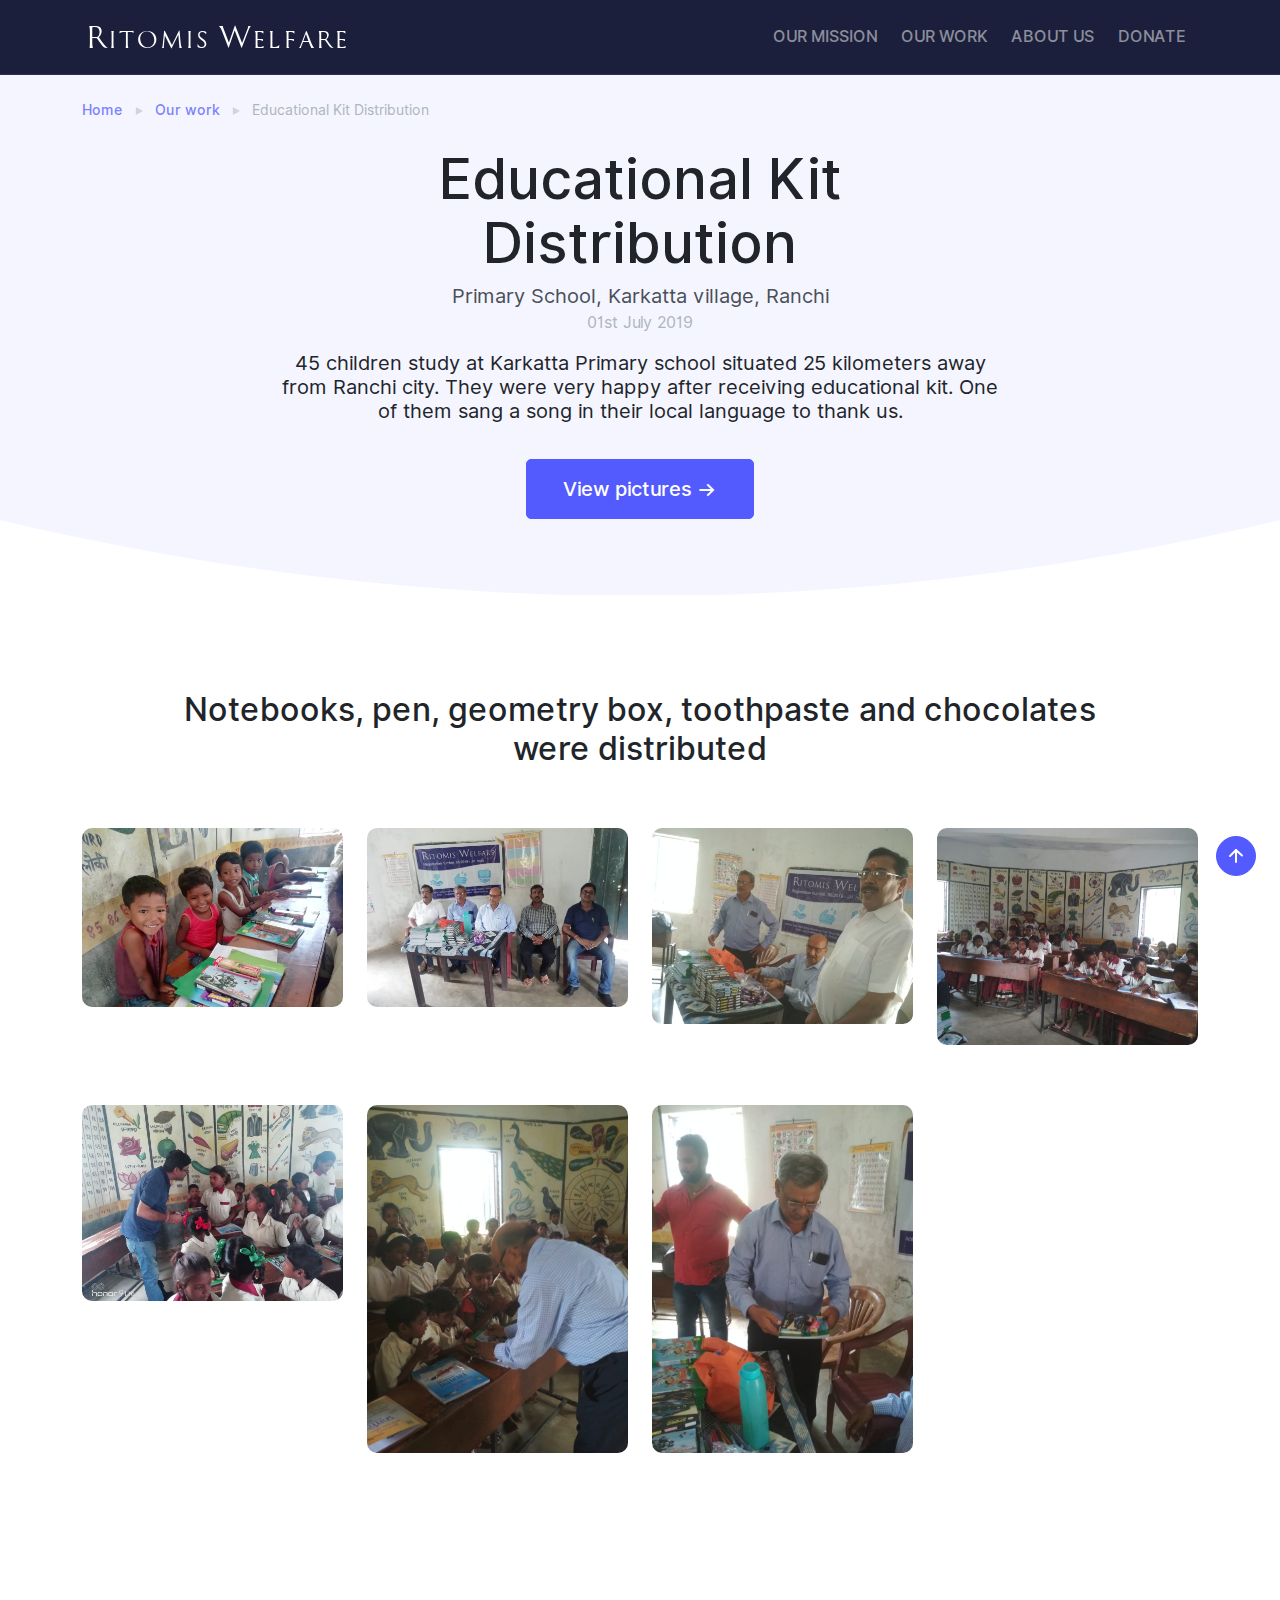
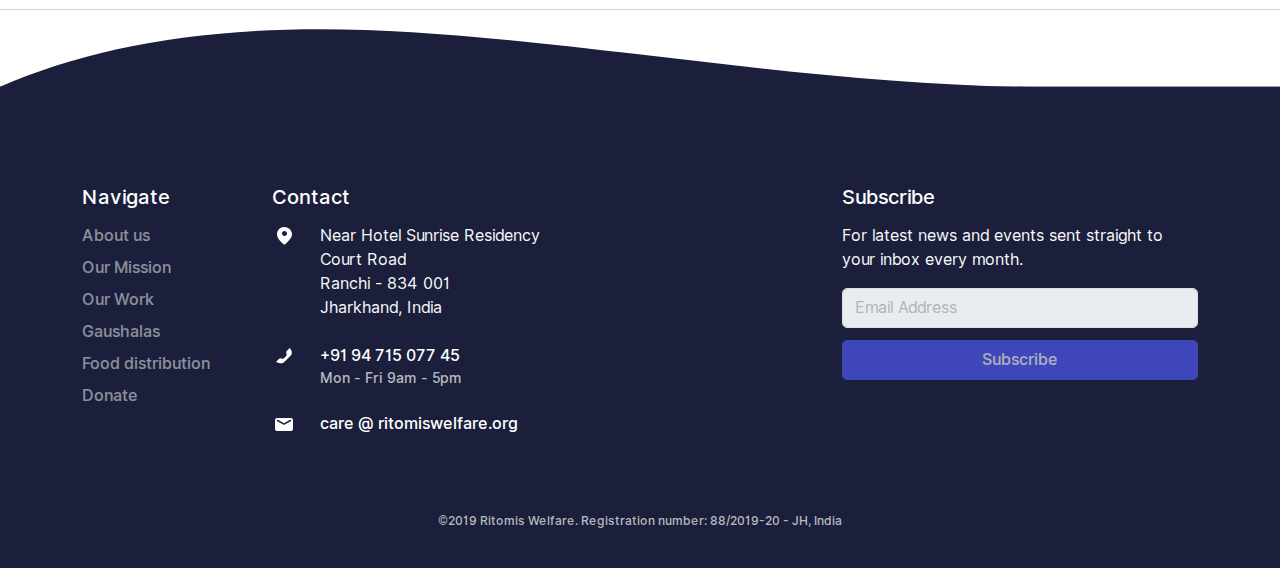
<file: educational-kit-distribution.html>
<!doctype html>
<html lang="en">

<head>
    <meta charset="utf-8">
    <title>Educational Kit Distribution - Ritomis Welfare</title>
    <meta name="viewport" content="width=device-width, initial-scale=1.0">
    <meta name="description" content="">
    <link href="assets/css/loaders/loader-typing.css" rel="stylesheet" type="text/css" media="all" />
    <link href="assets/css/theme-mobile-app.css" rel="stylesheet" type="text/css" media="all" />
    <link rel="preload" as="font" href="assets/fonts/Inter-UI-upright.var.woff2" type="font/woff2" crossorigin="anonymous">
    <link rel="preload" as="font" href="assets/fonts/Inter-UI.var.woff2" type="font/woff2" crossorigin="anonymous">
    <!-- Global site tag (gtag.js) - Google Analytics -->
    <script async src="https://www.googletagmanager.com/gtag/js?id=UA-151328448-1"></script>
    <script>
      window.dataLayer = window.dataLayer || [];
      function gtag(){dataLayer.push(arguments);}
      gtag('js', new Date());

      gtag('config', 'UA-151328448-1');
    </script>

</head>

<body>
<div class="loader">
    <div class="loading-animation"></div>
</div>

<!-- Navigation menu -->
<div class="navbar-container bg-primary-3">
    <nav class="navbar navbar-expand-lg navbar-dark bg-primary-3" data-sticky="top">
        <div class="container">
            <a class="navbar-brand fade-page" href="index.html">
                <img src="assets/img/logo/RitomisWelfareLogoFullText_270x30.png" alt="Ritomis Welfare logo">
            </a>
            <button class="navbar-toggler" type="button" data-toggle="collapse" data-target=".navbar-collapse" aria-expanded="false" aria-label="Toggle navigation">
                <svg class="icon" width="24" height="24" viewBox="0 0 24 24" fill="none" xmlns="http://www.w3.org/2000/svg">
                    <path d="M3 17C3 17.5523 3.44772 18 4 18H20C20.5523 18 21 17.5523 21 17V17C21 16.4477 20.5523 16 20 16H4C3.44772 16 3 16.4477 3 17V17ZM3 12C3 12.5523 3.44772 13 4 13H20C20.5523 13 21 12.5523 21 12V12C21 11.4477 20.5523 11 20 11H4C3.44772 11 3 11.4477 3 12V12ZM4 6C3.44772 6 3 6.44772 3 7V7C3 7.55228 3.44772 8 4 8H20C20.5523 8 21 7.55228 21 7V7C21 6.44772 20.5523 6 20 6H4Z"
                          fill="#212529" />
                </svg>

            </button>
            <div class="collapse navbar-collapse justify-content-end">
                <div class="py-2 py-lg-0">
                    <ul class="navbar-nav">
                        <li class="nav-item">
                            <a href="index.html#our-mission" class="nav-link dropdown-toggle" data-toggle="dropdown-grid" aria-expanded="false" aria-haspopup="true">OUR MISSION</a>
                        </li>
                        <li class="nav-item">
                            <a href="index.html#our-work" class="nav-link dropdown-toggle" data-toggle="dropdown-grid" aria-expanded="false" aria-haspopup="true">OUR WORK</a>
                        </li>
                        <li class="nav-item">
                            <a href="about-us.html" class="nav-link dropdown-toggle" data-toggle="dropdown-grid" aria-expanded="false" aria-haspopup="true">ABOUT US</a>
                        </li>
                        <li class="nav-item">
                            <a href="thank-you.html" class="nav-link dropdown-toggle" data-toggle="dropdown-grid" aria-expanded="false" aria-haspopup="true">DONATE</a>
                        </li>

                    </ul>
                </div>

            </div>
        </div>
    </nav>
</div>
<!-- End: Navigation menu -->

<section class="bg-primary-alt header-inner o-hidden">
    <div class="container">
        <div class="row my-3">
            <div class="col">
                <nav aria-label="breadcrumb">
                    <ol class="breadcrumb">
                        <li class="breadcrumb-item">
                            <a href="index.html">Home</a>
                        </li>
                        <li class="breadcrumb-item">
                            <a href="index.html#our-work">Our work</a>
                        </li>
                        <li class="breadcrumb-item active" aria-current="page">Educational Kit Distribution</li>
                    </ol>
                </nav>
            </div>
        </div>
        <div class="row text-center justify-content-center align-items-center layer-2">
            <div class="col-xl-8 col-lg-10">
<!--                <span class="badge badge-primary mb-2">First Sunday - Every Month</span>-->
                <h1 class="display-4 mb-1">Educational Kit<br>Distribution</h1>
                <span class="lead">Primary School, Karkatta village, Ranchi</span>
                <br>
                <span class="text-muted">01st July 2019</span>
                <p></p>
                <h1 class="lead mb-4">45 children study at Karkatta Primary school situated 25 kilometers away from Ranchi city. They were very happy after receiving educational kit. One of them sang a song in their local language to thank us.</h1>
<!--                <a href="#pictures" class="hover-arrow">View pictures</a>-->
                <a href="#pictures" class="btn btn-lg btn-primary mb-0 hover-arrow" data-smooth-scroll data-aos-anchor="section:last-of-type" data-aos-mirror="true" data-aos-once="false">View pictures</a>
            </div>
        </div>
    </div>
    <div class="divider layer-1">
        <svg width="100%" height="96px" viewBox="0 0 100 100" version="1.1" xmlns="http://www.w3.org/2000/svg" xmlns:xlink="http://www.w3.org/1999/xlink" preserveAspectRatio="none">
            <path d="M0,0 C16.6666667,66 33.3333333,99 50,99 C66.6666667,99 83.3333333,66 100,0 L100,100 L0,100 L0,0 Z"></path>
        </svg>
    </div>

</section>

<section class="has-divider" id="pictures">
    <div class="container">
        <div class="row justify-content-center mb-4">
            <div class="col-lg-10 col-xl-10 text-center">
                <h2>Notebooks, pen, geometry box, toothpaste and chocolates were distributed</h2>
            </div>
        </div>

<!--        <div class="row">-->
<!--            <div class="col-6 col-md-4">-->
<!--                <a href="assets/events/educational-kit-distribution/karkatta-primary-school/img1.png" data-fancybox="Gallery" data-options="{&quot;loop&quot;:true}">-->
<!--                    <img src="assets/events/educational-kit-distribution/karkatta-primary-school/img1.png" alt="Image" class="rounded">-->
<!--                </a>-->
<!--            </div>-->
<!--            <div class="col-6 col-md-4">-->
<!--                <a href="assets/events/educational-kit-distribution/karkatta-primary-school/img2.jpg" data-fancybox="Gallery" data-options="{&quot;loop&quot;:true}">-->
<!--                    <img src="assets/events/educational-kit-distribution/karkatta-primary-school/img2.jpg" alt="Image" class="rounded">-->
<!--                </a>-->
<!--            </div>-->
<!--            <div class="col-6 col-md-4">-->
<!--                <a href="assets/events/educational-kit-distribution/karkatta-primary-school/img2.png" data-fancybox="Gallery" data-options="{&quot;loop&quot;:true}">-->
<!--                    <img src="assets/events/educational-kit-distribution/karkatta-primary-school/img2.png" alt="Image" class="rounded">-->
<!--                </a>-->
<!--            </div>-->
<!--            <div class="col-6 col-md-4">-->
<!--                <a href="assets/events/educational-kit-distribution/karkatta-primary-school/img3.png" data-fancybox="Gallery" data-options="{&quot;loop&quot;:true}">-->
<!--                    <img src="assets/events/educational-kit-distribution/karkatta-primary-school/img3.png" alt="Image" class="rounded">-->
<!--                </a>-->
<!--            </div>-->
<!--            <div class="col-6 col-md-4">-->
<!--                <a href="assets/events/educational-kit-distribution/karkatta-primary-school/img4.png" data-fancybox="Gallery" data-options="{&quot;loop&quot;:true}">-->
<!--                    <img src="assets/events/educational-kit-distribution/karkatta-primary-school/img4.png" alt="Image" class="rounded">-->
<!--                </a>-->
<!--            </div>-->
<!--            <div class="col-6 col-md-4">-->
<!--                <a href="assets/events/educational-kit-distribution/karkatta-primary-school/img5.png" data-fancybox="Gallery" data-options="{&quot;loop&quot;:true}">-->
<!--                    <img src="assets/events/educational-kit-distribution/karkatta-primary-school/img5.png" alt="Image" class="rounded">-->
<!--                </a>-->
<!--            </div>-->
<!--            <div class="col-6 col-md-4">-->
<!--                <a href="assets/events/educational-kit-distribution/karkatta-primary-school/img6.png" data-fancybox="Gallery" data-options="{&quot;loop&quot;:true}">-->
<!--                    <img src="assets/events/educational-kit-distribution/karkatta-primary-school/img6.png" alt="Image" class="rounded">-->
<!--                </a>-->
<!--            </div>-->
<!--        </div>-->


        <div class="row">
            <div class="col-sm-6 col-lg-3 mb-4"><img src="assets/events/educational-kit-distribution/karkatta-primary-school/img1.png" alt="" class="rounded mb-3"></div>
            <div class="col-sm-6 col-lg-3 mb-4"><img src="assets/events/educational-kit-distribution/karkatta-primary-school/img2.jpg" alt="" class="rounded mb-3"></div>
            <div class="col-sm-6 col-lg-3 mb-4"><img src="assets/events/educational-kit-distribution/karkatta-primary-school/img2.png" alt="" class="rounded mb-3"></div>
            <div class="col-sm-6 col-lg-3 mb-4"><img src="assets/events/educational-kit-distribution/karkatta-primary-school/img3.png" alt="" class="rounded mb-3"></div>
            <div class="col-sm-6 col-lg-3 mb-4"><img src="assets/events/educational-kit-distribution/karkatta-primary-school/img4.png" alt="" class="rounded mb-3"></div>
            <div class="col-sm-6 col-lg-3 mb-4"><img src="assets/events/educational-kit-distribution/karkatta-primary-school/img5.png" alt="" class="rounded mb-3"></div>
            <div class="col-sm-6 col-lg-3 mb-4"><img src="assets/events/educational-kit-distribution/karkatta-primary-school/img6.png" alt="" class="rounded mb-3"></div>
        </div>
    </div>

    <div class="divider bg-primary-3 flip-y">
        <svg width="100%" height="100%" version="1.1" viewbox="0 0 100 100" xmlns="http://www.w3.org/2000/svg" xmlns:xlink="http://www.w3.org/1999/xlink" preserveAspectRatio="none">
            <path d="M0,0 C6.83050094,50 15.1638343,75 25,75 C41.4957514,75 62.4956597,0 81.2456597,0 C93.7456597,0 99.9971065,0 100,0 L100,100 L0,100" fill="#ffffff"></path>
        </svg>
    </div>
</section>

<!-- Footer -->
<footer class="pb-4 bg-primary-3 text-light has-divider" id="footer">

    <div class="container">
        <div class="row mb-5">
            <div class="col-6 col-lg-3 col-xl-2">
                <h5>Navigate</h5>
                <ul class="nav flex-column">
                    <li class="nav-item">
                        <a href="about-us.html" class="nav-link">About us</a>
                    </li>
                    <li class="nav-item">
                        <a href="index.html#our-mission" class="nav-link">Our Mission</a>
                    </li>
                    <li class="nav-item">
                        <a href="index.html#our-work" class="nav-link">Our Work</a>
                    </li>
                    <li class="nav-item">
                        <a href="gaushalas.html" class="nav-link">Gaushalas</a>
                    </li>
                    <li class="nav-item">
                        <a href="food-distribution.html" class="nav-link">Food distribution</a>
                    </li>
                    <li class="nav-item">
                        <a href="thank-you.html" class="nav-link">Donate</a>
                    </li>
                </ul>
            </div>
            <div class="col-6 col-lg">
                <h5>Contact</h5>
                <ul class="list-unstyled">
                    <li class="mb-3 d-flex">
                        <svg class="icon" width="24px" height="24px" viewBox="0 0 24 24" version="1.1" xmlns="http://www.w3.org/2000/svg" xmlns:xlink="http://www.w3.org/1999/xlink">
                            <title>Icon for Location Mark</title>
                            <g stroke="none" stroke-width="1" fill="none" fill-rule="evenodd">
                                <rect opacity="0" x="0" y="0" width="24" height="24"></rect>
                                <path d="M5,10.5 C5,6 8,3 12.5,3 C17,3 20,6.75 20,10.5 C20,12.8325623 17.8236613,16.03566 13.470984,20.1092932 C12.9154018,20.6292577 12.0585054,20.6508331 11.4774555,20.1594925 C7.15915182,16.5078313 5,13.2880005 5,10.5 Z M12.5,12 C13.8807119,12 15,10.8807119 15,9.5 C15,8.11928813 13.8807119,7 12.5,7 C11.1192881,7 10,8.11928813 10,9.5 C10,10.8807119 11.1192881,12 12.5,12 Z"
                                      fill="#000000" fill-rule="nonzero"></path>
                            </g>
                        </svg>
                        <div class="ml-3">
                          <span>Near Hotel Sunrise Residency
                              <br>Court Road
                              <br>Ranchi - 834 001
                              <br>Jharkhand, India</span>
                        </div>
                    </li>
                    <li class="mb-3 d-flex">
                        <svg class="icon" width="24px" height="24px" viewBox="0 0 24 24" version="1.1" xmlns="http://www.w3.org/2000/svg" xmlns:xlink="http://www.w3.org/1999/xlink">
                            <title>Icon For Call</title>
                            <g stroke="none" stroke-width="1" fill="none" fill-rule="evenodd">
                                <rect opacity="0" x="0" y="0" width="24" height="24"></rect>
                                <path d="M11.914857,14.1427403 L14.1188827,11.9387145 C14.7276032,11.329994 14.8785122,10.4000511 14.4935235,9.63007378 L14.3686433,9.38031323 C13.9836546,8.61033591 14.1345636,7.680393 14.7432841,7.07167248 L17.4760882,4.33886839 C17.6713503,4.14360624 17.9879328,4.14360624 18.183195,4.33886839 C18.2211956,4.37686904 18.2528214,4.42074752 18.2768552,4.46881498 L19.3808309,6.67676638 C20.2253855,8.3658756 19.8943345,10.4059034 18.5589765,11.7412615 L12.560151,17.740087 C11.1066115,19.1936265 8.95659008,19.7011777 7.00646221,19.0511351 L4.5919826,18.2463085 C4.33001094,18.1589846 4.18843095,17.8758246 4.27575484,17.613853 C4.30030124,17.5402138 4.34165566,17.4733009 4.39654309,17.4184135 L7.04781491,14.7671417 C7.65653544,14.1584211 8.58647835,14.0075122 9.35645567,14.3925008 L9.60621621,14.5173811 C10.3761935,14.9023698 11.3061364,14.7514608 11.914857,14.1427403 Z"
                                      fill="#000000"></path>
                            </g>
                        </svg>
                        <div class="ml-3">
                            <!--                            <span>+91 94 715 077 45</span>-->
                            <a href="tel:+919471507745">+91 94 715 077 45</a>
                            <span class="d-block text-muted text-small">Mon - Fri 9am - 5pm</span>
                        </div>
                    </li>
                    <li class="mb-3 d-flex">
                        <svg class="icon" width="24px" height="24px" viewBox="0 0 24 24" version="1.1" xmlns="http://www.w3.org/2000/svg" xmlns:xlink="http://www.w3.org/1999/xlink">
                            <title>Icon For Mail</title>
                            <g stroke="none" stroke-width="1" fill="none" fill-rule="evenodd">
                                <rect opacity="0" x="0" y="0" width="24" height="24"></rect>
                                <path d="M5,6 L19,6 C20.1045695,6 21,6.8954305 21,8 L21,17 C21,18.1045695 20.1045695,19 19,19 L5,19 C3.8954305,19 3,18.1045695 3,17 L3,8 C3,6.8954305 3.8954305,6 5,6 Z M18.1444251,7.83964668 L12,11.1481833 L5.85557487,7.83964668 C5.4908718,7.6432681 5.03602525,7.77972206 4.83964668,8.14442513 C4.6432681,8.5091282 4.77972206,8.96397475 5.14442513,9.16035332 L11.6444251,12.6603533 C11.8664074,12.7798822 12.1335926,12.7798822 12.3555749,12.6603533 L18.8555749,9.16035332 C19.2202779,8.96397475 19.3567319,8.5091282 19.1603533,8.14442513 C18.9639747,7.77972206 18.5091282,7.6432681 18.1444251,7.83964668 Z"
                                      fill="#000000"></path>
                            </g>
                        </svg>
                        <div class="ml-3">
                            <a href="mailto:care@ritomiswelfare.org">care @ ritomiswelfare.org</a>
                        </div>
                    </li>
                </ul>
            </div>
            <div class="col-lg-5 col-xl-4 mt-3 mt-lg-0">
                <h5>Subscribe</h5>
                <p>For latest news and events sent straight to your inbox every month.</p>
                <form action="#" data-form-email novalidate>
                    <div class="form-row">
                        <div class="col-12">
                            <input type="email" class="form-control mb-2" placeholder="Email Address" name="email" required readonly>
                        </div>
                        <div class="col-12">
                            <div class="d-none alert alert-success" role="alert" data-success-message>
                                Thanks, a member of our team will be in touch shortly.
                            </div>
                            <div class="d-none alert alert-danger" role="alert" data-error-message>
                                Please fill all fields correctly.
                            </div>
                            <div data-recaptcha data-sitekey="INSERT_YOUR_RECAPTCHA_V2_SITEKEY_HERE" data-size="invisible" data-badge="bottomleft">
                            </div>
                            <button type="submit" class="btn btn-primary btn-loading btn-block" data-loading-text="Sending" disabled>
                                <svg class="icon" width="24px" height="24px" viewBox="0 0 24 24" version="1.1" xmlns="http://www.w3.org/2000/svg" xmlns:xlink="http://www.w3.org/1999/xlink">
                                    <title>Icon For Loading</title>
                                    <g stroke="none" stroke-width="1" fill="none" fill-rule="evenodd">
                                        <g>
                                            <polygon points="0 0 24 0 24 24 0 24" opacity="0"></polygon>
                                        </g>
                                        <path d="M12,4 L12,6 C8.6862915,6 6,8.6862915 6,12 C6,15.3137085 8.6862915,18 12,18 C15.3137085,18 18,15.3137085 18,12 C18,10.9603196 17.7360885,9.96126435 17.2402578,9.07513926 L18.9856052,8.09853149 C19.6473536,9.28117708 20,10.6161442 20,12 C20,16.418278 16.418278,20 12,20 C7.581722,20 4,16.418278 4,12 C4,7.581722 7.581722,4 12,4 Z"
                                              fill="#000000" fill-rule="nonzero" transform="translate(12.000000, 12.000000) scale(-1, 1) translate(-12.000000, -12.000000) "></path>
                                    </g>
                                </svg>
                                <span>Subscribe</span>
                            </button>
                        </div>
                    </div>
                </form>
                <small class="text-muted form-text">
                </small>

            </div>
        </div>

        <div class="row justify-content-center">
            <div class="col col-md-auto text-center">
                <small class="text-muted">&copy;2019 Ritomis Welfare. Registration number: 88/2019-20 - JH, India</small>
            </div>
        </div>
    </div>
</footer>
<!-- End: Footer -->

<!-- Back to top -->
<a href="#" class="btn back-to-top btn-primary btn-round" data-smooth-scroll data-aos="fade-up" data-aos-anchor="section:last-of-type" data-aos-mirror="true" data-aos-once="false">
    <svg class="icon" width="24px" height="24px" viewBox="0 0 24 24" version="1.1" xmlns="http://www.w3.org/2000/svg" xmlns:xlink="http://www.w3.org/1999/xlink">
        <title>Icon For Arrow-up</title>
        <g stroke="none" stroke-width="1" fill="none" fill-rule="evenodd">
            <polygon points="0 0 24 0 24 24 0 24" opacity="0"></polygon>
            <rect fill="#000000" x="11" y="5" width="2" height="14" rx="1"></rect>
            <path d="M6.70710678,12.7071068 C6.31658249,13.0976311 5.68341751,13.0976311 5.29289322,12.7071068 C4.90236893,12.3165825 4.90236893,11.6834175 5.29289322,11.2928932 L11.2928932,5.29289322 C11.6714722,4.91431428 12.2810586,4.90106866 12.6757246,5.26284586 L18.6757246,10.7628459 C19.0828436,11.1360383 19.1103465,11.7686056 18.7371541,12.1757246 C18.3639617,12.5828436 17.7313944,12.6103465 17.3242754,12.2371541 L12.0300757,7.38413782 L6.70710678,12.7071068 Z"
                  fill="#000000" fill-rule="nonzero"></path>
        </g>
    </svg>
</a>
<!-- Required vendor scripts (Do not remove) -->
<script type="text/javascript" src="assets/js/jquery.min.js"></script>
<script type="text/javascript" src="assets/js/popper.min.js"></script>
<script type="text/javascript" src="assets/js/bootstrap.js"></script>

<!-- Optional Vendor Scripts (Remove the plugin script if current page does not use that feature) -->

<!-- AOS (Animate On Scroll - animates elements into view while scrolling down) -->
<script type="text/javascript" src="assets/js/aos.js"></script>
<!-- Fancybox (handles image and video lightbox and galleries) -->
<script type="text/javascript" src="assets/js/jquery.fancybox.min.js"></script>
<!-- Flickity (handles touch enabled carousels and sliders) -->
<script type="text/javascript" src="assets/js/flickity.pkgd.min.js"></script>
<!-- Ion rangeSlider (flexible and pretty range slider elements) -->
<script type="text/javascript" src="assets/js/ion.rangeSlider.min.js"></script>
<!-- Isotope (masonry layouts and filtering) -->
<script type="text/javascript" src="assets/js/isotope.pkgd.min.js"></script>
<!-- jarallax (parallax effect and video backgrounds) -->
<script type="text/javascript" src="assets/js/jarallax.min.js"></script>
<script type="text/javascript" src="assets/js/jarallax-video.min.js"></script>
<script type="text/javascript" src="assets/js/jarallax-element.min.js"></script>
<!-- jQuery Countdown (displays countdown text to a specified date) -->
<script type="text/javascript" src="assets/js/jquery.countdown.min.js"></script>
<!-- Plyr (unified player for Video, Audio, Vimeo and Youtube) -->
<script type="text/javascript" src="assets/js/plyr.polyfilled.min.js"></script>
<!-- Prism (displays formatted code boxes) -->
<script type="text/javascript" src="assets/js/prism.js"></script>
<!-- ScrollMonitor (manages events for elements scrolling in and out of view) -->
<script type="text/javascript" src="assets/js/scrollMonitor.js"></script>
<!-- Smooth scroll (animation to links in-page)-->
<script type="text/javascript" src="assets/js/smooth-scroll.polyfills.min.js"></script>
<!-- Required theme scripts (Do not remove) -->
<script type="text/javascript" src="assets/js/theme.js"></script>
<!-- Removes page load animation when window is finished loading -->
<script type="text/javascript">
    window.addEventListener("load", function () {
        document.querySelector('body').classList.add('loaded');
    });
</script>

</body>

</html>
</file>
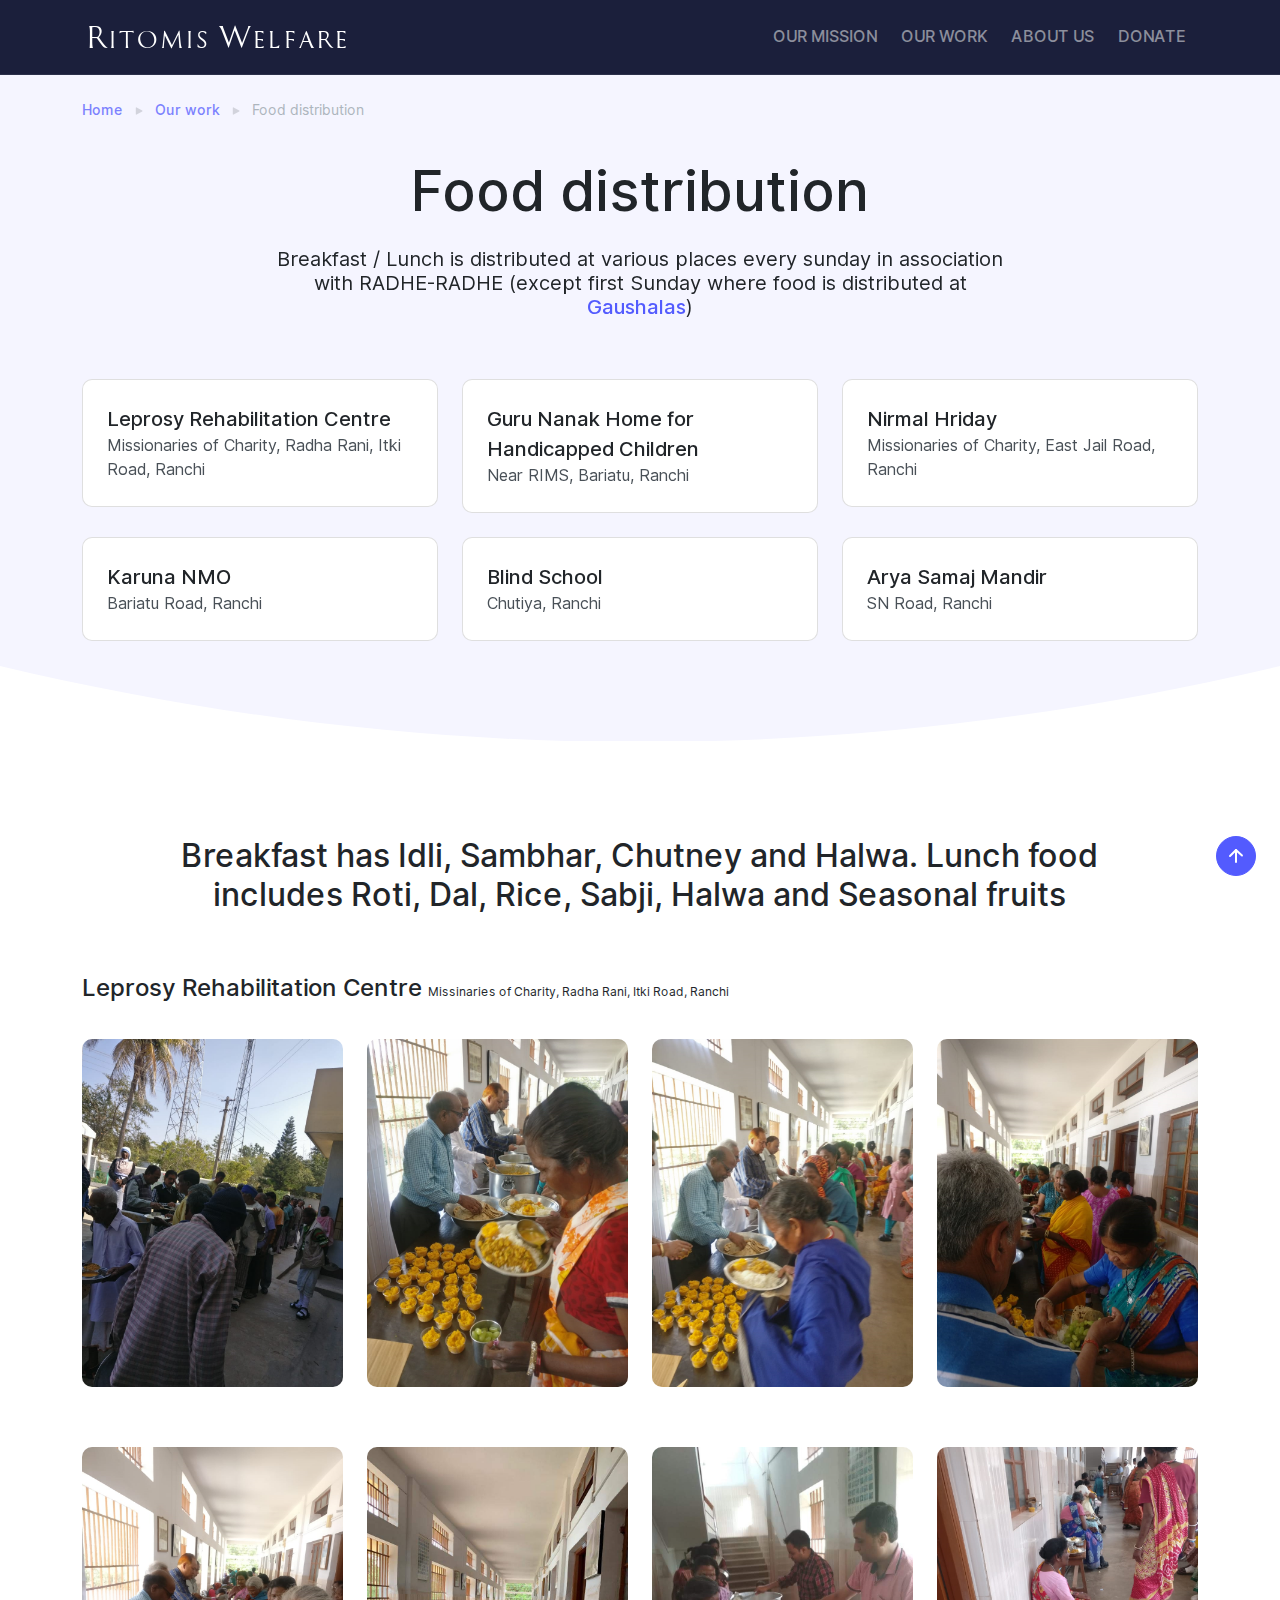
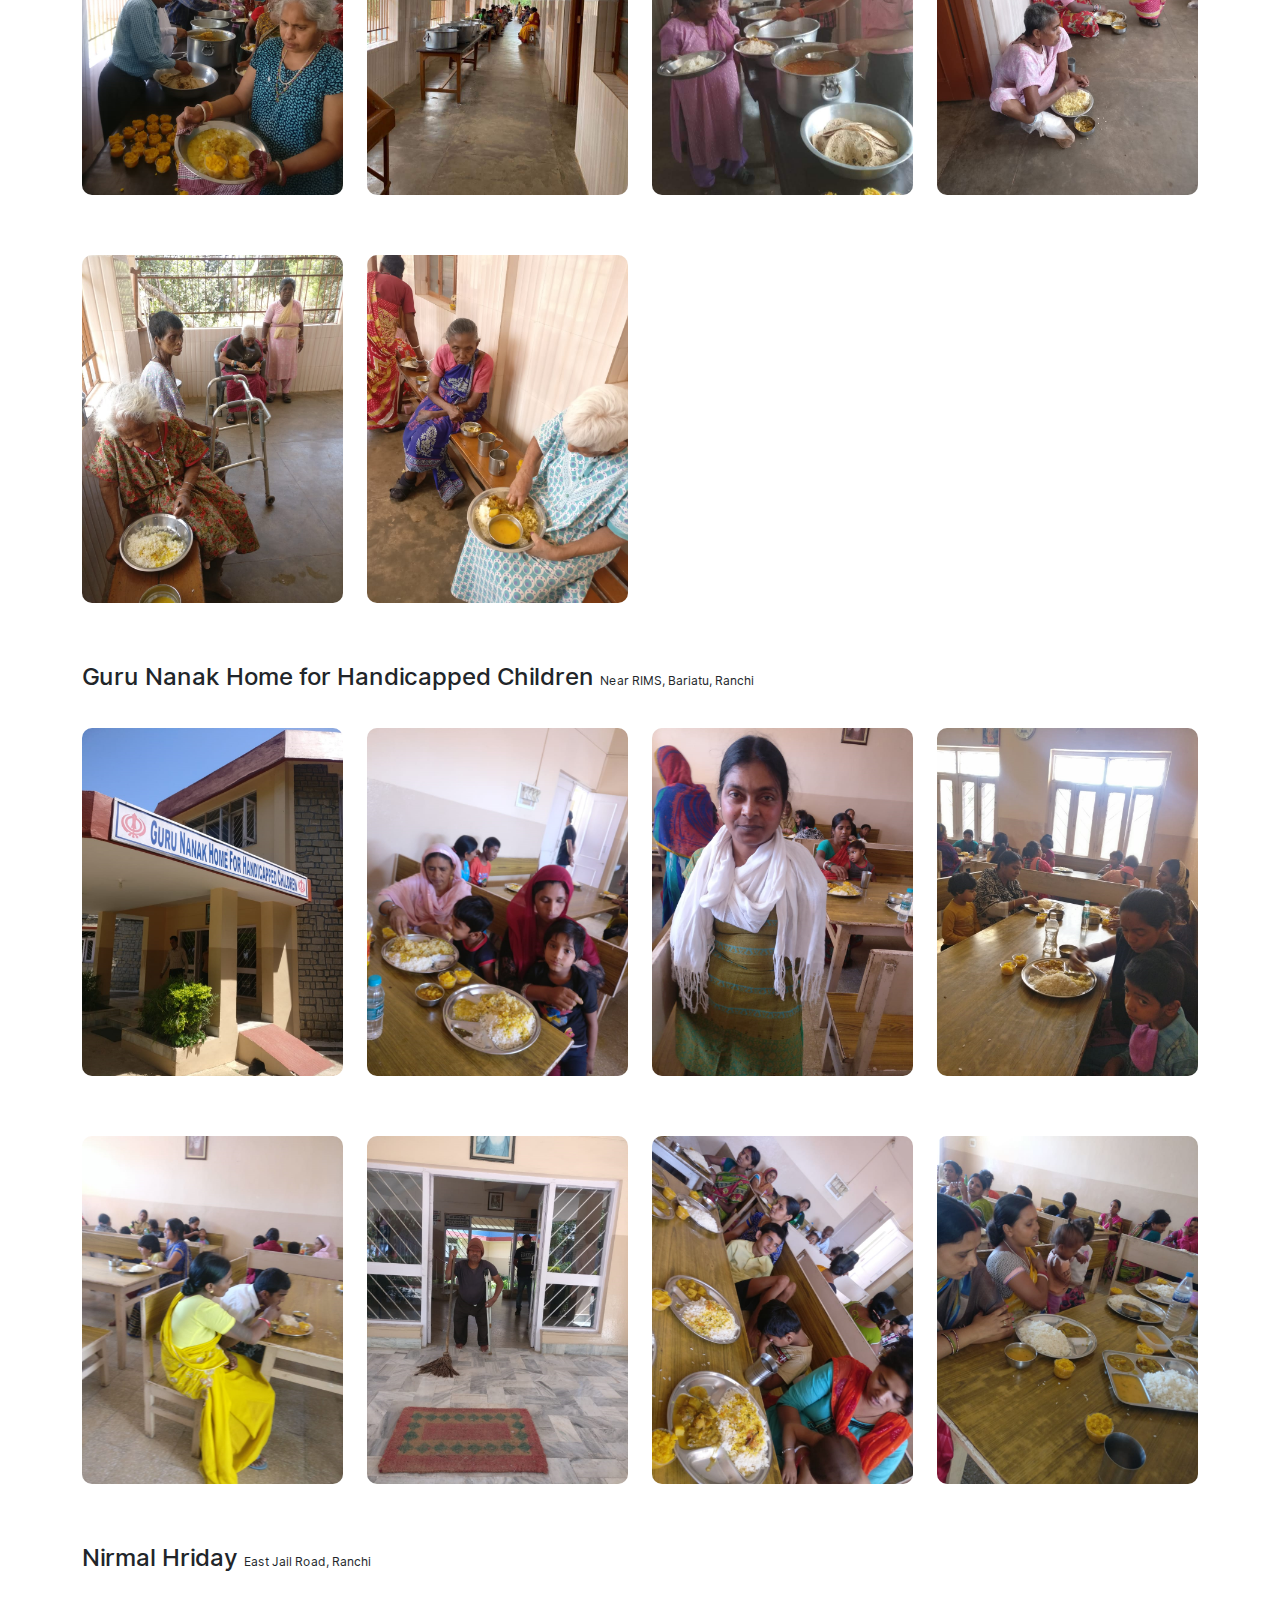
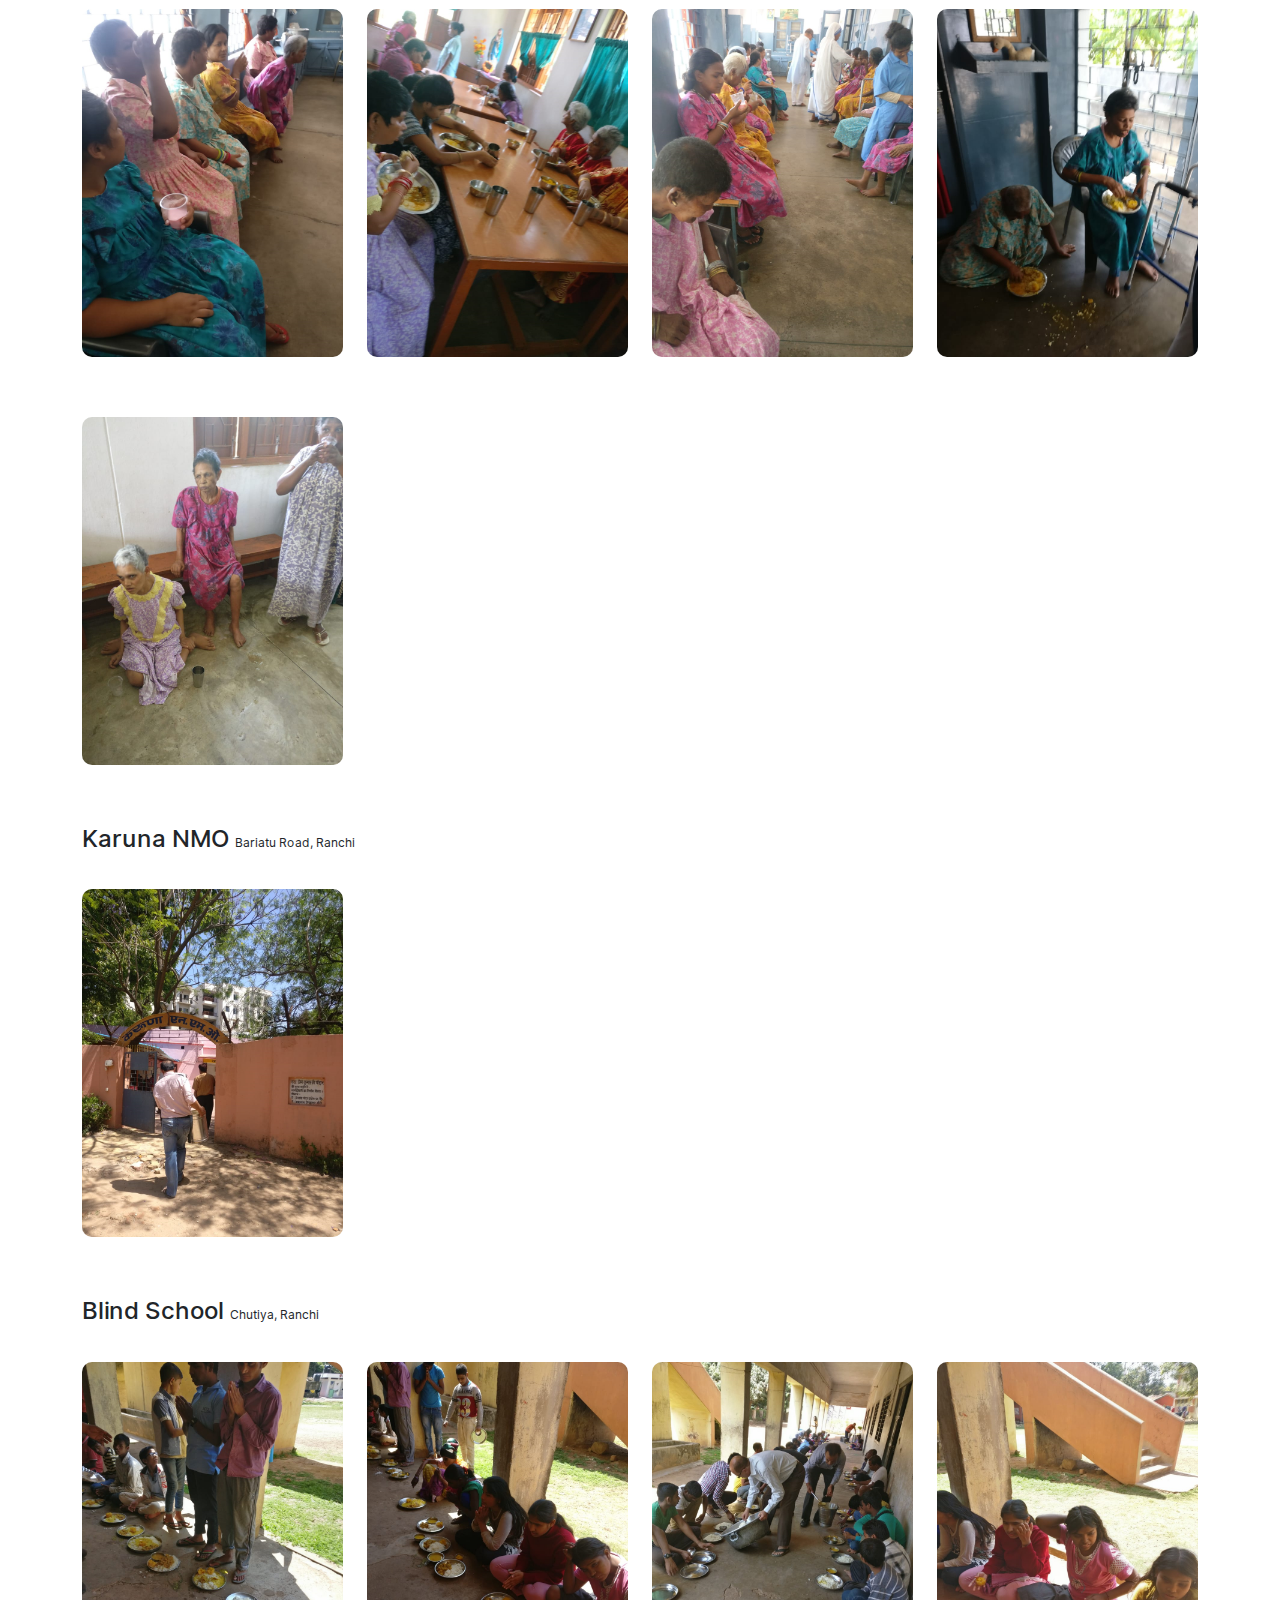
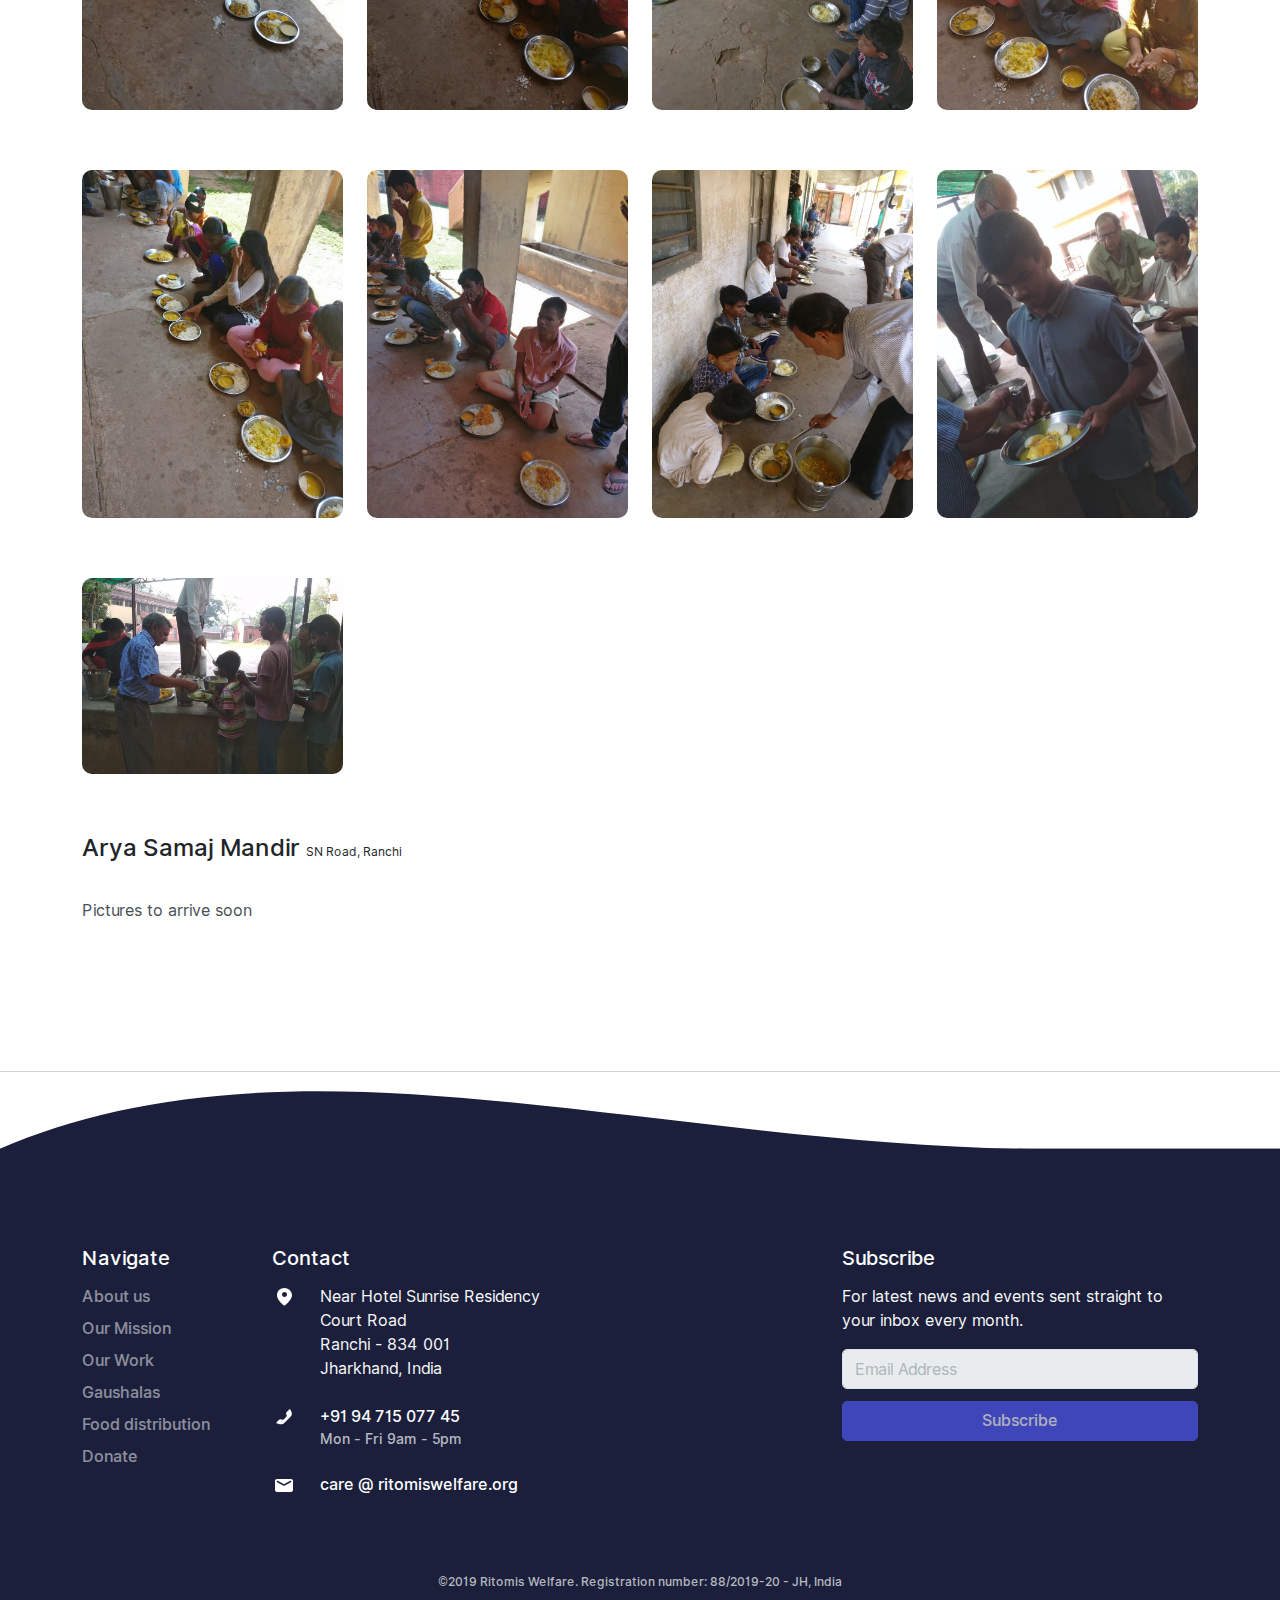
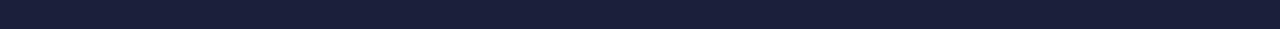
<file: food-distribution.html>
<!doctype html>
<html lang="en">

<head>
    <meta charset="utf-8">
    <title>Food distribution</title>
    <meta name="viewport" content="width=device-width, initial-scale=1.0">
    <meta name="description" content="Breakfast, Lunch is distributed at various places every sunday in association with RADHE-RADHE">
    <link href="assets/css/loaders/loader-typing.css" rel="stylesheet" type="text/css" media="all" />
    <link href="assets/css/theme-mobile-app.css" rel="stylesheet" type="text/css" media="all" />
    <link rel="preload" as="font" href="assets/fonts/Inter-UI-upright.var.woff2" type="font/woff2" crossorigin="anonymous">
    <link rel="preload" as="font" href="assets/fonts/Inter-UI.var.woff2" type="font/woff2" crossorigin="anonymous">
    <!-- Global site tag (gtag.js) - Google Analytics -->
    <script async src="https://www.googletagmanager.com/gtag/js?id=UA-151328448-1"></script>
    <script>
      window.dataLayer = window.dataLayer || [];
      function gtag(){dataLayer.push(arguments);}
      gtag('js', new Date());

      gtag('config', 'UA-151328448-1');
    </script>

</head>

<body>
<div class="loader">
    <div class="loading-animation"></div>
</div>

<!-- Navigation menu -->
<div class="navbar-container bg-primary-3">
    <nav class="navbar navbar-expand-lg navbar-dark bg-primary-3" data-sticky="top">
        <div class="container">
            <a class="navbar-brand fade-page" href="index.html">
                <img src="assets/img/logo/RitomisWelfareLogoFullText_270x30.png" alt="Ritomis Welfare logo">
            </a>
            <button class="navbar-toggler" type="button" data-toggle="collapse" data-target=".navbar-collapse" aria-expanded="false" aria-label="Toggle navigation">
                <svg class="icon" width="24" height="24" viewBox="0 0 24 24" fill="none" xmlns="http://www.w3.org/2000/svg">
                    <path d="M3 17C3 17.5523 3.44772 18 4 18H20C20.5523 18 21 17.5523 21 17V17C21 16.4477 20.5523 16 20 16H4C3.44772 16 3 16.4477 3 17V17ZM3 12C3 12.5523 3.44772 13 4 13H20C20.5523 13 21 12.5523 21 12V12C21 11.4477 20.5523 11 20 11H4C3.44772 11 3 11.4477 3 12V12ZM4 6C3.44772 6 3 6.44772 3 7V7C3 7.55228 3.44772 8 4 8H20C20.5523 8 21 7.55228 21 7V7C21 6.44772 20.5523 6 20 6H4Z"
                          fill="#212529" />
                </svg>

            </button>
            <div class="collapse navbar-collapse justify-content-end">
                <div class="py-2 py-lg-0">
                    <ul class="navbar-nav">
                        <li class="nav-item">
                            <a href="index.html#our-mission" class="nav-link dropdown-toggle" data-toggle="dropdown-grid" aria-expanded="false" aria-haspopup="true">OUR MISSION</a>
                        </li>
                        <li class="nav-item">
                            <a href="index.html#our-work" class="nav-link dropdown-toggle" data-toggle="dropdown-grid" aria-expanded="false" aria-haspopup="true">OUR WORK</a>
                        </li>
                        <li class="nav-item">
                            <a href="about-us.html" class="nav-link dropdown-toggle" data-toggle="dropdown-grid" aria-expanded="false" aria-haspopup="true">ABOUT US</a>
                        </li>
                        <li class="nav-item">
                            <a href="thank-you.html" class="nav-link dropdown-toggle" data-toggle="dropdown-grid" aria-expanded="false" aria-haspopup="true">DONATE</a>
                        </li>

                    </ul>
                </div>

            </div>
        </div>
    </nav>
</div>
<!-- End: Navigation menu -->

<section class="bg-primary-alt header-inner o-hidden">
    <div class="container">
        <div class="row my-3">
            <div class="col">
                <nav aria-label="breadcrumb">
                    <ol class="breadcrumb">
                        <li class="breadcrumb-item">
                            <a href="index.html">Home</a>
                        </li>
                        <li class="breadcrumb-item">
                            <a href="index.html#our-work">Our work</a>
                        </li>
                        <li class="breadcrumb-item active" aria-current="page">Food distribution</li>
                    </ol>
                </nav>
            </div>
        </div>
        <div class="row text-center justify-content-center align-items-center layer-2">
            <div class="col-xl-8 col-lg-10 py-2 mb-3">
                <h1 class="display-4 mb-3">Food distribution</h1>
                <p></p>
                <h1 class="lead">Breakfast / Lunch is distributed at various places every sunday in association with RADHE-RADHE (except first Sunday where food is distributed at <a href="gaushalas.html">Gaushalas</a>)</h1>
<!--                <a href="#pictures" class="hover-arrow">View pictures</a>-->
            </div>
        </div>
        <div class="row o-hidden">
            <div class="col-sm-4" data-aos="fade-left" data-aos-delay="100">
                <a href="#leprosy-rehabilitation-centre" class="card card-sm card-body flex-row align-items-center hover-bg-primary" data-smooth-scroll data-aos-anchor="section:last-of-type" data-aos-mirror="true" data-aos-once="false">
                    <div>
                        <h5 class="mb-0">Leprosy Rehabilitation Centre</h5>
                        <span>Missionaries of Charity, Radha Rani, Itki Road, Ranchi</span>
                    </div>
                </a>
            </div>
            <div class="col-sm-4" data-aos="fade-left" data-aos-delay="100">
                <a href="#guru-nanak-home-for-handicapped-children" class="card card-sm card-body flex-row align-items-center hover-bg-primary" data-smooth-scroll data-aos-anchor="section:last-of-type" data-aos-mirror="true" data-aos-once="false">
                    <div>
                        <h5 class="mb-0">Guru Nanak Home for Handicapped Children</h5>
                        <span>Near RIMS, Bariatu, Ranchi</span>
                    </div>
                </a>
            </div>
            <div class="col-sm-4" data-aos="fade-left" data-aos-delay="100">
                <a href="#nirmal-hriday" class="card card-sm card-body flex-row align-items-center hover-bg-primary" data-smooth-scroll data-aos-anchor="section:last-of-type" data-aos-mirror="true" data-aos-once="false">
                    <div>
                        <h5 class="mb-0">Nirmal Hriday</h5>
                        <span>Missionaries of Charity, East Jail Road, Ranchi</span>
                    </div>
                </a>
            </div>
            <div class="col-sm-4" data-aos="fade-left" data-aos-delay="100">
                <a href="#karuna-nmo" class="card card-sm card-body flex-row align-items-center hover-bg-primary" data-smooth-scroll data-aos-anchor="section:last-of-type" data-aos-mirror="true" data-aos-once="false">
                    <div>
                        <h5 class="mb-0">Karuna NMO</h5>
                        <span>Bariatu Road, Ranchi</span>
                    </div>
                </a>
            </div>
            <div class="col-sm-4" data-aos="fade-left" data-aos-delay="100">
                <a href="#blind-school" class="card card-sm card-body flex-row align-items-center hover-bg-primary" data-smooth-scroll data-aos-anchor="section:last-of-type" data-aos-mirror="true" data-aos-once="false">
                    <div>
                        <h5 class="mb-0">Blind School</h5>
                        <span>Chutiya, Ranchi</span>
                    </div>
                </a>
            </div>
            <div class="col-sm-4" data-aos="fade-left" data-aos-delay="100">
                <a href="#arya-samaj-mandir" class="card card-sm card-body flex-row align-items-center hover-bg-primary" data-smooth-scroll data-aos-anchor="section:last-of-type" data-aos-mirror="true" data-aos-once="false">
                    <div>
                        <h5 class="mb-0">Arya Samaj Mandir</h5>
                        <span>SN Road, Ranchi</span>
                    </div>
                </a>
            </div>
        </div>

<!--        <div class="row">-->
<!--            <div class="col-12 col-md d-flex mb-3 mb-md-0" data-aos="fade-up" data-aos-delay="100">-->
<!--                <div class="ml-3"><h5 class="mb-0">Leprosy Rehabilitation Centre</h5><p>Missinaries of Charity, Radha Rani, Itki Road, Ranchi</p></div>-->
<!--            </div>-->
<!--            <div class="col-12 col-md d-flex mb-3 mb-md-0" data-aos="fade-up" data-aos-delay="100">-->
<!--                <div class="ml-3"><h5 class="mb-0">Guru Nanak Home for Handicapped Children</h5><p>Near RIMS, Bariatu, Ranchi</p></div>-->
<!--            </div>-->
<!--            <div class="col-12 col-md d-flex mb-3 mb-md-0" data-aos="fade-up" data-aos-delay="100">-->
<!--                <div class="ml-3"><h5 class="mb-0">Karuna NMO</h5><p>Bariatu Road, Ranchi</p></div>-->
<!--            </div>-->
<!--            <div class="col-12 col-md d-flex mb-3 mb-md-0" data-aos="fade-up" data-aos-delay="100">-->
<!--                <div class="ml-3"><h5 class="mb-0">Blind School</h5><p>Chutiya, Ranchi</p></div>-->
<!--            </div>-->
<!--            <div class="col-12 col-md d-flex mb-3 mb-md-0" data-aos="fade-up" data-aos-delay="100">-->
<!--                <div class="ml-3"><h5 class="mb-0">Arya Samaj Mandir</h5><p>SN Road, Ranchi</p></div>-->
<!--            </div>-->

<!--        </div>-->
    </div>
    <div class="divider layer-1">
        <svg width="100%" height="96px" viewBox="0 0 100 100" version="1.1" xmlns="http://www.w3.org/2000/svg" xmlns:xlink="http://www.w3.org/1999/xlink" preserveAspectRatio="none">
            <path d="M0,0 C16.6666667,66 33.3333333,99 50,99 C66.6666667,99 83.3333333,66 100,0 L100,100 L0,100 L0,0 Z"></path>
        </svg>
    </div>

</section>

<section class="has-divider" id="pictures">
    <div class="container">
        <div class="row justify-content-center mb-4">
            <div class="col-lg-10 col-xl-10 text-center">
                <h2>Breakfast has Idli, Sambhar, Chutney and Halwa. Lunch food includes Roti, Dal, Rice, Sabji, Halwa and Seasonal fruits</h2>
            </div>
        </div>

        <!-- Pictures by event places -->
        <!-- Leprosy Rehabilitation Centre -->
        <div class="row mb-2" id="leprosy-rehabilitation-centre">
            <div class="col-lg-10 col-xl-8">
                <p class="h4">Leprosy Rehabilitation Centre <span class="small">Missinaries of Charity, Radha Rani, Itki Road, Ranchi</span></p>
            </div>
        </div>
        <div class="row">
            <div class="col-sm-6 col-lg-3 mb-4"><img src="assets/events/food-distribution/leprosy-rehabilitation-centre/img1.png" alt="" class="rounded mb-3"></div>
            <div class="col-sm-6 col-lg-3 mb-4"><img src="assets/events/food-distribution/leprosy-rehabilitation-centre/img4.png" alt="" class="rounded mb-3"></div>
            <div class="col-sm-6 col-lg-3 mb-4"><img src="assets/events/food-distribution/leprosy-rehabilitation-centre/img5.png" alt="" class="rounded mb-3"></div>
            <div class="col-sm-6 col-lg-3 mb-4"><img src="assets/events/food-distribution/leprosy-rehabilitation-centre/img6.png" alt="" class="rounded mb-3"></div>
            <div class="col-sm-6 col-lg-3 mb-4"><img src="assets/events/food-distribution/leprosy-rehabilitation-centre/img7.png" alt="" class="rounded mb-3"></div>
            <div class="col-sm-6 col-lg-3 mb-4"><img src="assets/events/food-distribution/leprosy-rehabilitation-centre/img8.png" alt="" class="rounded mb-3"></div>
            <div class="col-sm-6 col-lg-3 mb-4"><img src="assets/events/food-distribution/leprosy-rehabilitation-centre/img9.png" alt="" class="rounded mb-3"></div>
            <div class="col-sm-6 col-lg-3 mb-4"><img src="assets/events/food-distribution/leprosy-rehabilitation-centre/img10.jpg" alt="" class="rounded mb-3"></div>
            <div class="col-sm-6 col-lg-3 mb-4"><img src="assets/events/food-distribution/leprosy-rehabilitation-centre/img11.jpg" alt="" class="rounded mb-3"></div>
            <div class="col-sm-6 col-lg-3 mb-4"><img src="assets/events/food-distribution/leprosy-rehabilitation-centre/img12.jpg" alt="" class="rounded mb-3"></div>
        </div>

        <!-- Guru Nanak Home for Handicapped Children -->
        <div class="row mb-2" id="guru-nanak-home-for-handicapped-children">
            <div class="col-lg-10 col-xl-8">
                <p class="h4">Guru Nanak Home for Handicapped Children <span class="small">Near RIMS, Bariatu, Ranchi</span></p>
            </div>
        </div>
        <div class="row">
            <div class="col-sm-6 col-lg-3 mb-4"><img src="assets/events/food-distribution/guru-nanak-home-for-handicapped-children/img1.png" alt="" class="rounded mb-3"></div>
            <div class="col-sm-6 col-lg-3 mb-4"><img src="assets/events/food-distribution/guru-nanak-home-for-handicapped-children/img2.png" alt="" class="rounded mb-3"></div>
            <div class="col-sm-6 col-lg-3 mb-4"><img src="assets/events/food-distribution/guru-nanak-home-for-handicapped-children/img3.png" alt="" class="rounded mb-3"></div>
            <div class="col-sm-6 col-lg-3 mb-4"><img src="assets/events/food-distribution/guru-nanak-home-for-handicapped-children/img4.png" alt="" class="rounded mb-3"></div>
            <div class="col-sm-6 col-lg-3 mb-4"><img src="assets/events/food-distribution/guru-nanak-home-for-handicapped-children/img5.png" alt="" class="rounded mb-3"></div>
            <div class="col-sm-6 col-lg-3 mb-4"><img src="assets/events/food-distribution/guru-nanak-home-for-handicapped-children/img6.png" alt="" class="rounded mb-3"></div>
            <div class="col-sm-6 col-lg-3 mb-4"><img src="assets/events/food-distribution/guru-nanak-home-for-handicapped-children/img7.jpg" alt="" class="rounded mb-3"></div>
            <div class="col-sm-6 col-lg-3 mb-4"><img src="assets/events/food-distribution/guru-nanak-home-for-handicapped-children/img8.jpg" alt="" class="rounded mb-3"></div>
        </div>

        <!-- Nirmal Hriday -->
        <div class="row mb-2" id="nirmal-hriday">
            <div class="col-lg-10 col-xl-8">
                <p class="h4">Nirmal Hriday <span class="small">East Jail Road, Ranchi</span></p>
            </div>
        </div>
        <div class="row">
            <div class="col-sm-6 col-lg-3 mb-4"><img src="assets/events/food-distribution/nirmal-hriday/img1.png" alt="" class="rounded mb-3"></div>
            <div class="col-sm-6 col-lg-3 mb-4"><img src="assets/events/food-distribution/nirmal-hriday/img2.png" alt="" class="rounded mb-3"></div>
            <div class="col-sm-6 col-lg-3 mb-4"><img src="assets/events/food-distribution/nirmal-hriday/img3.png" alt="" class="rounded mb-3"></div>
            <div class="col-sm-6 col-lg-3 mb-4"><img src="assets/events/food-distribution/nirmal-hriday/img4.jpeg" alt="" class="rounded mb-3"></div>
            <div class="col-sm-6 col-lg-3 mb-4"><img src="assets/events/food-distribution/nirmal-hriday/img5.jpeg" alt="" class="rounded mb-3"></div>
        </div>

        <!-- Karuna NMO -->
        <div class="row mb-2" id="karuna-nmo">
            <div class="col-lg-10 col-xl-8">
                <p class="h4">Karuna NMO <span class="small">Bariatu Road, Ranchi</span></p>
            </div>
        </div>
        <div class="row">
            <div class="col-sm-6 col-lg-3 mb-4"><img src="assets/events/food-distribution/karuna-nmo/img1.png" alt="" class="rounded mb-3"></div>
        </div>

        <!-- Blind School -->
        <div class="row mb-2" id="blind-school">
            <div class="col-lg-10 col-xl-8">
                <p class="h4">Blind School <span class="small">Chutiya, Ranchi</span></p>
            </div>
        </div>
        <div class="row">
            <div class="col-sm-6 col-lg-3 mb-4"><img src="assets/events/food-distribution/blind-school/img1.jpg" alt="" class="rounded mb-3"></div>
            <div class="col-sm-6 col-lg-3 mb-4"><img src="assets/events/food-distribution/blind-school/img2.jpg" alt="" class="rounded mb-3"></div>
            <div class="col-sm-6 col-lg-3 mb-4"><img src="assets/events/food-distribution/blind-school/img3.jpg" alt="" class="rounded mb-3"></div>
            <div class="col-sm-6 col-lg-3 mb-4"><img src="assets/events/food-distribution/blind-school/img4.jpg" alt="" class="rounded mb-3"></div>
            <div class="col-sm-6 col-lg-3 mb-4"><img src="assets/events/food-distribution/blind-school/img5.jpg" alt="" class="rounded mb-3"></div>
            <div class="col-sm-6 col-lg-3 mb-4"><img src="assets/events/food-distribution/blind-school/img6.jpg" alt="" class="rounded mb-3"></div>
            <div class="col-sm-6 col-lg-3 mb-4"><img src="assets/events/food-distribution/blind-school/img7.jpg" alt="" class="rounded mb-3"></div>
            <div class="col-sm-6 col-lg-3 mb-4"><img src="assets/events/food-distribution/blind-school/img8.jpg" alt="" class="rounded mb-3"></div>
            <div class="col-sm-6 col-lg-3 mb-4"><img src="assets/events/food-distribution/blind-school/img9.jpg" alt="" class="rounded mb-3"></div>
        </div>

        <!-- Arya Samaj Mandir -->
        <div class="row mb-2" id="arya-samaj-mandir">
            <div class="col-lg-10 col-xl-8">
                <p class="h4">Arya Samaj Mandir <span class="small">SN Road, Ranchi</span></p>
            </div>
        </div>
        <div class="row">
            <div class="col-sm-6 col-lg-3 mb-4"><p>Pictures to arrive soon</p></div>
<!--            <div class="col-sm-6 col-lg-3 mb-4"><img src="static/events/gaushalas/20190303-gaushala/img11.jpg" alt="" class="rounded mb-3"></div>-->
        </div>

    </div>

    <div class="divider bg-primary-3 flip-y">
        <svg width="100%" height="100%" version="1.1" viewbox="0 0 100 100" xmlns="http://www.w3.org/2000/svg" xmlns:xlink="http://www.w3.org/1999/xlink" preserveAspectRatio="none">
            <path d="M0,0 C6.83050094,50 15.1638343,75 25,75 C41.4957514,75 62.4956597,0 81.2456597,0 C93.7456597,0 99.9971065,0 100,0 L100,100 L0,100" fill="#ffffff"></path>
        </svg>
    </div>
</section>

<!-- Footer -->
<footer class="pb-4 bg-primary-3 text-light has-divider" id="footer">

    <div class="container">
        <div class="row mb-5">
            <div class="col-6 col-lg-3 col-xl-2">
                <h5>Navigate</h5>
                <ul class="nav flex-column">
                    <li class="nav-item">
                        <a href="about-us.html" class="nav-link">About us</a>
                    </li>
                    <li class="nav-item">
                        <a href="index.html#our-mission" class="nav-link">Our Mission</a>
                    </li>
                    <li class="nav-item">
                        <a href="index.html#our-work" class="nav-link">Our Work</a>
                    </li>
                    <li class="nav-item">
                        <a href="gaushalas.html" class="nav-link">Gaushalas</a>
                    </li>
                    <li class="nav-item">
                        <a href="food-distribution.html" class="nav-link">Food distribution</a>
                    </li>
                    <li class="nav-item">
                        <a href="thank-you.html" class="nav-link">Donate</a>
                    </li>
                </ul>
            </div>
            <div class="col-6 col-lg">
                <h5>Contact</h5>
                <ul class="list-unstyled">
                    <li class="mb-3 d-flex">
                        <svg class="icon" width="24px" height="24px" viewBox="0 0 24 24" version="1.1" xmlns="http://www.w3.org/2000/svg" xmlns:xlink="http://www.w3.org/1999/xlink">
                            <title>Icon for Location Mark</title>
                            <g stroke="none" stroke-width="1" fill="none" fill-rule="evenodd">
                                <rect opacity="0" x="0" y="0" width="24" height="24"></rect>
                                <path d="M5,10.5 C5,6 8,3 12.5,3 C17,3 20,6.75 20,10.5 C20,12.8325623 17.8236613,16.03566 13.470984,20.1092932 C12.9154018,20.6292577 12.0585054,20.6508331 11.4774555,20.1594925 C7.15915182,16.5078313 5,13.2880005 5,10.5 Z M12.5,12 C13.8807119,12 15,10.8807119 15,9.5 C15,8.11928813 13.8807119,7 12.5,7 C11.1192881,7 10,8.11928813 10,9.5 C10,10.8807119 11.1192881,12 12.5,12 Z"
                                      fill="#000000" fill-rule="nonzero"></path>
                            </g>
                        </svg>
                        <div class="ml-3">
                          <span>Near Hotel Sunrise Residency
                              <br>Court Road
                              <br>Ranchi - 834 001
                              <br>Jharkhand, India</span>
                        </div>
                    </li>
                    <li class="mb-3 d-flex">
                        <svg class="icon" width="24px" height="24px" viewBox="0 0 24 24" version="1.1" xmlns="http://www.w3.org/2000/svg" xmlns:xlink="http://www.w3.org/1999/xlink">
                            <title>Icon For Call</title>
                            <g stroke="none" stroke-width="1" fill="none" fill-rule="evenodd">
                                <rect opacity="0" x="0" y="0" width="24" height="24"></rect>
                                <path d="M11.914857,14.1427403 L14.1188827,11.9387145 C14.7276032,11.329994 14.8785122,10.4000511 14.4935235,9.63007378 L14.3686433,9.38031323 C13.9836546,8.61033591 14.1345636,7.680393 14.7432841,7.07167248 L17.4760882,4.33886839 C17.6713503,4.14360624 17.9879328,4.14360624 18.183195,4.33886839 C18.2211956,4.37686904 18.2528214,4.42074752 18.2768552,4.46881498 L19.3808309,6.67676638 C20.2253855,8.3658756 19.8943345,10.4059034 18.5589765,11.7412615 L12.560151,17.740087 C11.1066115,19.1936265 8.95659008,19.7011777 7.00646221,19.0511351 L4.5919826,18.2463085 C4.33001094,18.1589846 4.18843095,17.8758246 4.27575484,17.613853 C4.30030124,17.5402138 4.34165566,17.4733009 4.39654309,17.4184135 L7.04781491,14.7671417 C7.65653544,14.1584211 8.58647835,14.0075122 9.35645567,14.3925008 L9.60621621,14.5173811 C10.3761935,14.9023698 11.3061364,14.7514608 11.914857,14.1427403 Z"
                                      fill="#000000"></path>
                            </g>
                        </svg>
                        <div class="ml-3">
                            <!--                            <span>+91 94 715 077 45</span>-->
                            <a href="tel:+919471507745">+91 94 715 077 45</a>
                            <span class="d-block text-muted text-small">Mon - Fri 9am - 5pm</span>
                        </div>
                    </li>
                    <li class="mb-3 d-flex">
                        <svg class="icon" width="24px" height="24px" viewBox="0 0 24 24" version="1.1" xmlns="http://www.w3.org/2000/svg" xmlns:xlink="http://www.w3.org/1999/xlink">
                            <title>Icon For Mail</title>
                            <g stroke="none" stroke-width="1" fill="none" fill-rule="evenodd">
                                <rect opacity="0" x="0" y="0" width="24" height="24"></rect>
                                <path d="M5,6 L19,6 C20.1045695,6 21,6.8954305 21,8 L21,17 C21,18.1045695 20.1045695,19 19,19 L5,19 C3.8954305,19 3,18.1045695 3,17 L3,8 C3,6.8954305 3.8954305,6 5,6 Z M18.1444251,7.83964668 L12,11.1481833 L5.85557487,7.83964668 C5.4908718,7.6432681 5.03602525,7.77972206 4.83964668,8.14442513 C4.6432681,8.5091282 4.77972206,8.96397475 5.14442513,9.16035332 L11.6444251,12.6603533 C11.8664074,12.7798822 12.1335926,12.7798822 12.3555749,12.6603533 L18.8555749,9.16035332 C19.2202779,8.96397475 19.3567319,8.5091282 19.1603533,8.14442513 C18.9639747,7.77972206 18.5091282,7.6432681 18.1444251,7.83964668 Z"
                                      fill="#000000"></path>
                            </g>
                        </svg>
                        <div class="ml-3">
                            <a href="mailto:care@ritomiswelfare.org">care @ ritomiswelfare.org</a>
                        </div>
                    </li>
                </ul>
            </div>
            <div class="col-lg-5 col-xl-4 mt-3 mt-lg-0">
                <h5>Subscribe</h5>
                <p>For latest news and events sent straight to your inbox every month.</p>
                <form action="#" data-form-email novalidate>
                    <div class="form-row">
                        <div class="col-12">
                            <input type="email" class="form-control mb-2" placeholder="Email Address" name="email" required readonly>
                        </div>
                        <div class="col-12">
                            <div class="d-none alert alert-success" role="alert" data-success-message>
                                Thanks, a member of our team will be in touch shortly.
                            </div>
                            <div class="d-none alert alert-danger" role="alert" data-error-message>
                                Please fill all fields correctly.
                            </div>
                            <div data-recaptcha data-sitekey="INSERT_YOUR_RECAPTCHA_V2_SITEKEY_HERE" data-size="invisible" data-badge="bottomleft">
                            </div>
                            <button type="submit" class="btn btn-primary btn-loading btn-block" data-loading-text="Sending" disabled>
                                <svg class="icon" width="24px" height="24px" viewBox="0 0 24 24" version="1.1" xmlns="http://www.w3.org/2000/svg" xmlns:xlink="http://www.w3.org/1999/xlink">
                                    <title>Icon For Loading</title>
                                    <g stroke="none" stroke-width="1" fill="none" fill-rule="evenodd">
                                        <g>
                                            <polygon points="0 0 24 0 24 24 0 24" opacity="0"></polygon>
                                        </g>
                                        <path d="M12,4 L12,6 C8.6862915,6 6,8.6862915 6,12 C6,15.3137085 8.6862915,18 12,18 C15.3137085,18 18,15.3137085 18,12 C18,10.9603196 17.7360885,9.96126435 17.2402578,9.07513926 L18.9856052,8.09853149 C19.6473536,9.28117708 20,10.6161442 20,12 C20,16.418278 16.418278,20 12,20 C7.581722,20 4,16.418278 4,12 C4,7.581722 7.581722,4 12,4 Z"
                                              fill="#000000" fill-rule="nonzero" transform="translate(12.000000, 12.000000) scale(-1, 1) translate(-12.000000, -12.000000) "></path>
                                    </g>
                                </svg>
                                <span>Subscribe</span>
                            </button>
                        </div>
                    </div>
                </form>
                <small class="text-muted form-text">
                </small>

            </div>
        </div>

        <div class="row justify-content-center">
            <div class="col col-md-auto text-center">
                <small class="text-muted">&copy;2019 Ritomis Welfare. Registration number: 88/2019-20 - JH, India</small>
            </div>
        </div>
    </div>
</footer>
<!-- End: Footer -->

<!-- Back to top -->
<a href="#" class="btn back-to-top btn-primary btn-round" data-smooth-scroll data-aos="fade-up" data-aos-anchor="section:last-of-type" data-aos-mirror="true" data-aos-once="false">
    <svg class="icon" width="24px" height="24px" viewBox="0 0 24 24" version="1.1" xmlns="http://www.w3.org/2000/svg" xmlns:xlink="http://www.w3.org/1999/xlink">
        <title>Icon For Arrow-up</title>
        <g stroke="none" stroke-width="1" fill="none" fill-rule="evenodd">
            <polygon points="0 0 24 0 24 24 0 24" opacity="0"></polygon>
            <rect fill="#000000" x="11" y="5" width="2" height="14" rx="1"></rect>
            <path d="M6.70710678,12.7071068 C6.31658249,13.0976311 5.68341751,13.0976311 5.29289322,12.7071068 C4.90236893,12.3165825 4.90236893,11.6834175 5.29289322,11.2928932 L11.2928932,5.29289322 C11.6714722,4.91431428 12.2810586,4.90106866 12.6757246,5.26284586 L18.6757246,10.7628459 C19.0828436,11.1360383 19.1103465,11.7686056 18.7371541,12.1757246 C18.3639617,12.5828436 17.7313944,12.6103465 17.3242754,12.2371541 L12.0300757,7.38413782 L6.70710678,12.7071068 Z"
                  fill="#000000" fill-rule="nonzero"></path>
        </g>
    </svg>
</a>
<!-- Required vendor scripts (Do not remove) -->
<script type="text/javascript" src="assets/js/jquery.min.js"></script>
<script type="text/javascript" src="assets/js/popper.min.js"></script>
<script type="text/javascript" src="assets/js/bootstrap.js"></script>

<!-- Optional Vendor Scripts (Remove the plugin script if current page does not use that feature) -->

<!-- AOS (Animate On Scroll - animates elements into view while scrolling down) -->
<script type="text/javascript" src="assets/js/aos.js"></script>
<!-- Fancybox (handles image and video lightbox and galleries) -->
<script type="text/javascript" src="assets/js/jquery.fancybox.min.js"></script>
<!-- Flickity (handles touch enabled carousels and sliders) -->
<script type="text/javascript" src="assets/js/flickity.pkgd.min.js"></script>
<!-- Ion rangeSlider (flexible and pretty range slider elements) -->
<script type="text/javascript" src="assets/js/ion.rangeSlider.min.js"></script>
<!-- Isotope (masonry layouts and filtering) -->
<script type="text/javascript" src="assets/js/isotope.pkgd.min.js"></script>
<!-- jarallax (parallax effect and video backgrounds) -->
<script type="text/javascript" src="assets/js/jarallax.min.js"></script>
<script type="text/javascript" src="assets/js/jarallax-video.min.js"></script>
<script type="text/javascript" src="assets/js/jarallax-element.min.js"></script>
<!-- jQuery Countdown (displays countdown text to a specified date) -->
<script type="text/javascript" src="assets/js/jquery.countdown.min.js"></script>
<!-- Plyr (unified player for Video, Audio, Vimeo and Youtube) -->
<script type="text/javascript" src="assets/js/plyr.polyfilled.min.js"></script>
<!-- Prism (displays formatted code boxes) -->
<script type="text/javascript" src="assets/js/prism.js"></script>
<!-- ScrollMonitor (manages events for elements scrolling in and out of view) -->
<script type="text/javascript" src="assets/js/scrollMonitor.js"></script>
<!-- Smooth scroll (animation to links in-page)-->
<script type="text/javascript" src="assets/js/smooth-scroll.polyfills.min.js"></script>
<!-- Required theme scripts (Do not remove) -->
<script type="text/javascript" src="assets/js/theme.js"></script>
<!-- Removes page load animation when window is finished loading -->
<script type="text/javascript">
    window.addEventListener("load", function () {
        document.querySelector('body').classList.add('loaded');
    });
</script>

</body>

</html>
</file>
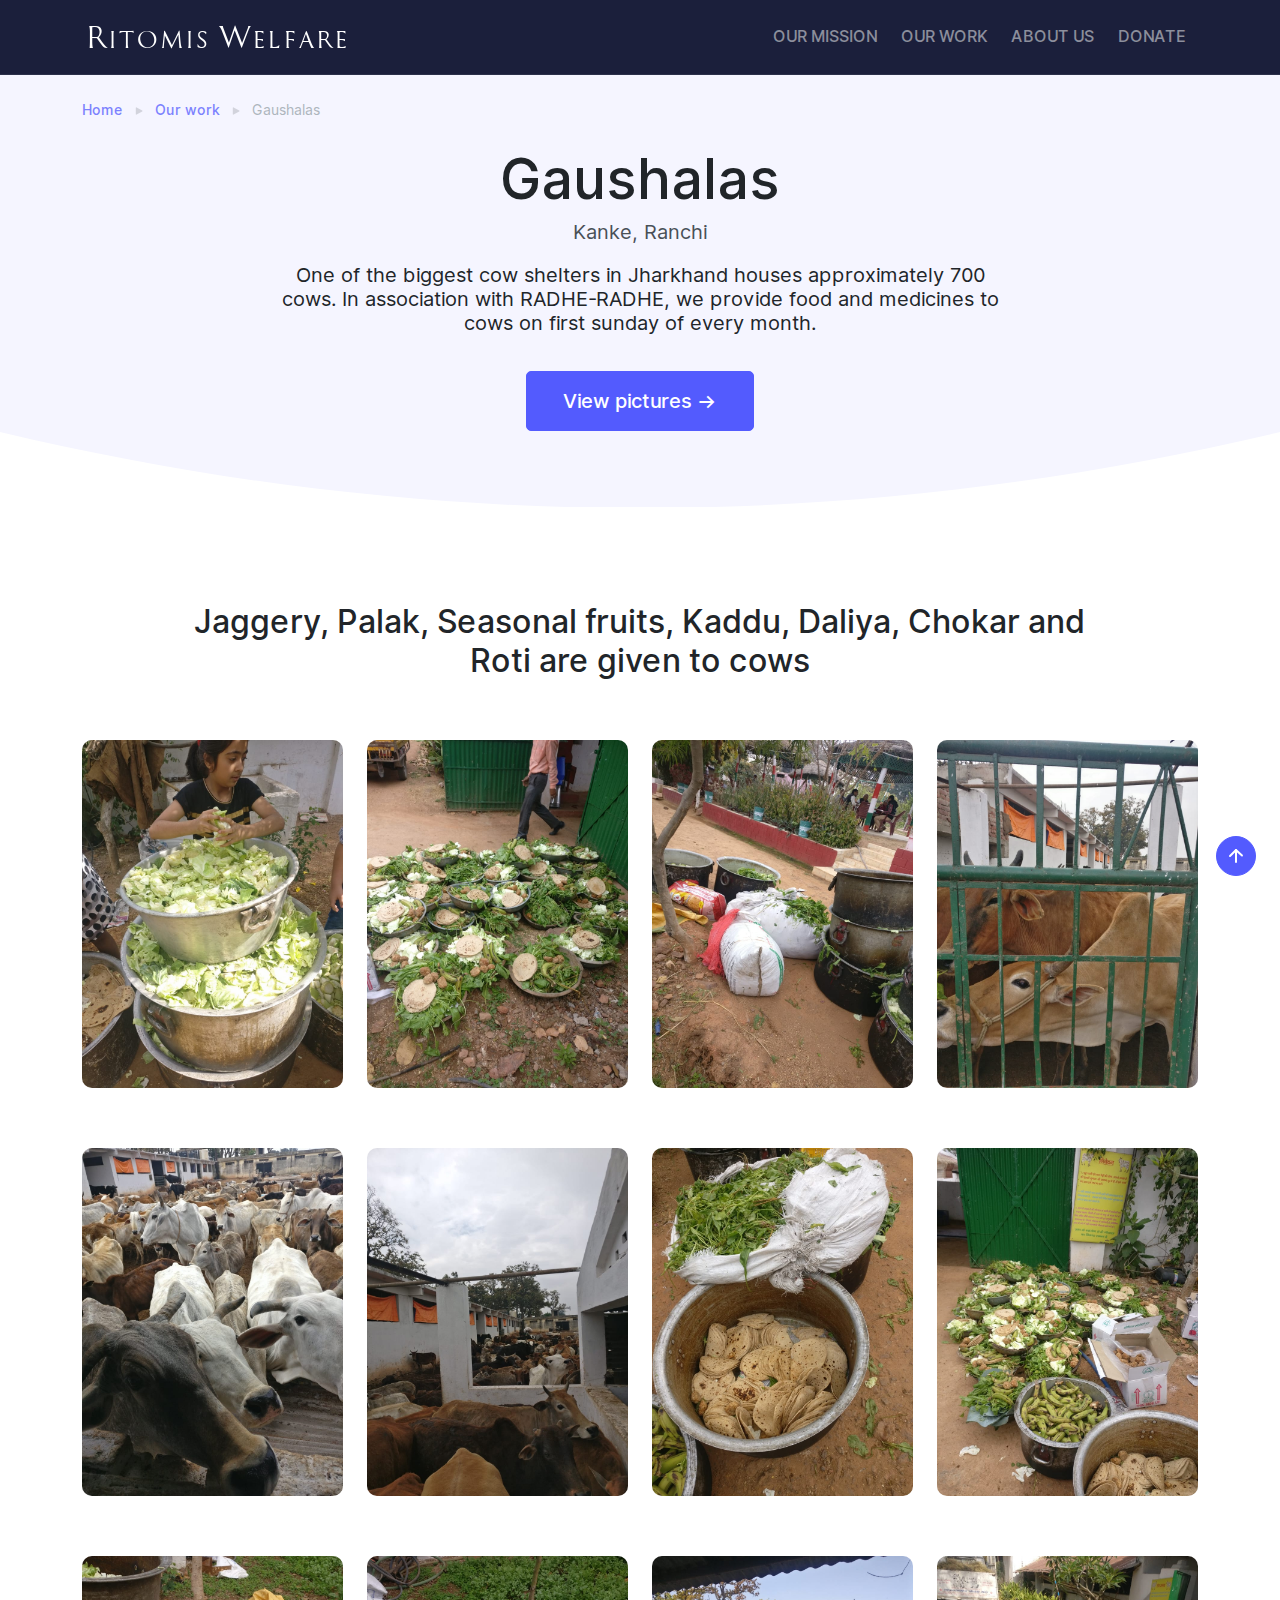
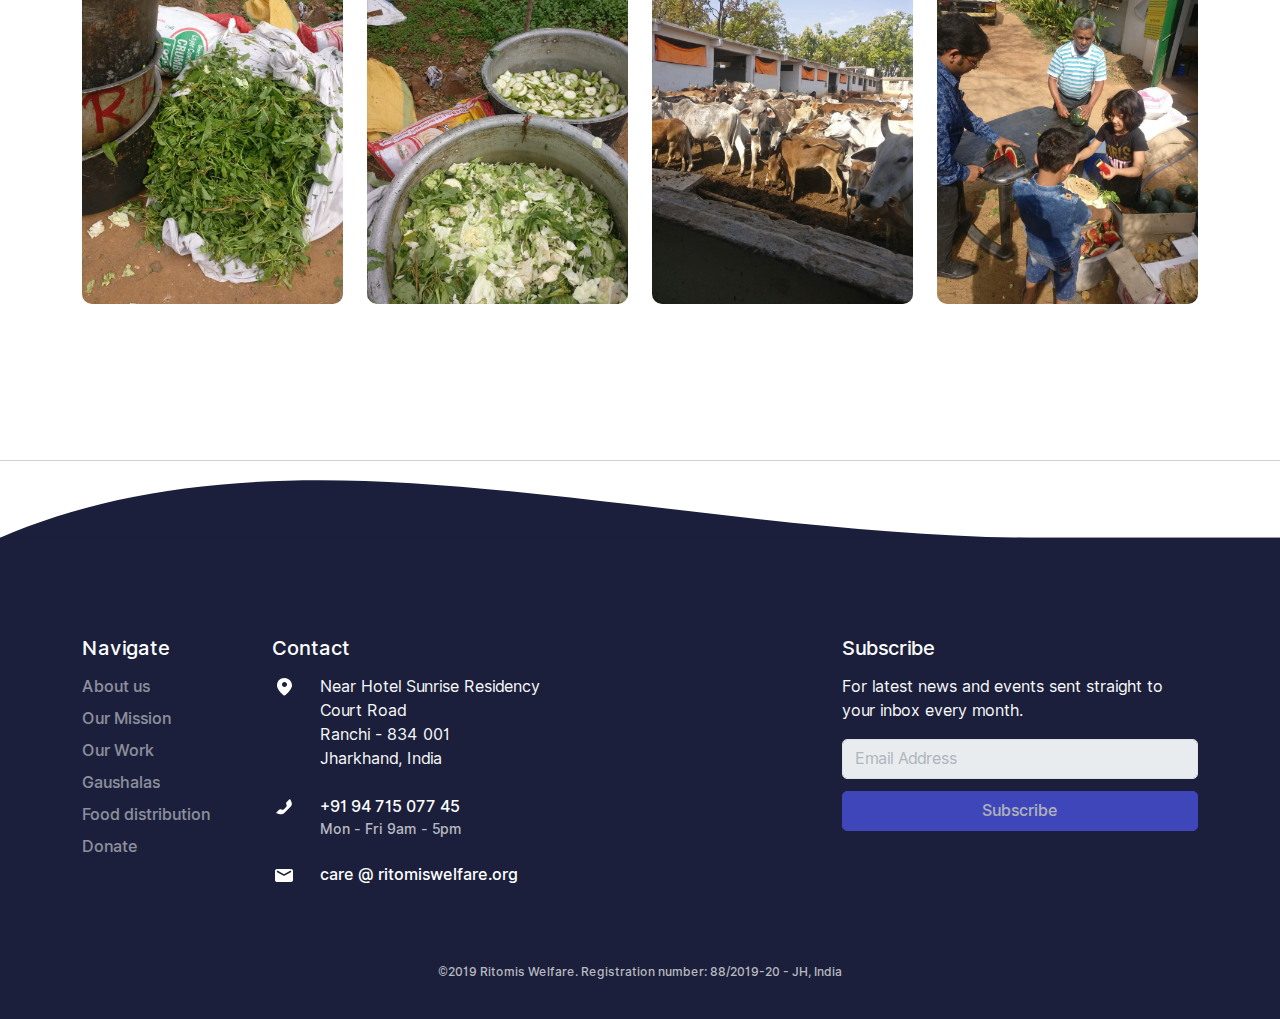
<file: gaushalas.html>
<!doctype html>
<html lang="en">

<head>
    <meta charset="utf-8">
    <title>Gaushalas</title>
    <meta name="viewport" content="width=device-width, initial-scale=1.0">
    <meta name="description" content="One of the biggest cow shelters in Jharkhand houses approximately 700 cows. In association with RADHE-RADHE, we provide food and medicines to cows on first sunday of every month.">
    <link href="assets/css/loaders/loader-typing.css" rel="stylesheet" type="text/css" media="all" />
    <link href="assets/css/theme-mobile-app.css" rel="stylesheet" type="text/css" media="all" />
    <link rel="preload" as="font" href="assets/fonts/Inter-UI-upright.var.woff2" type="font/woff2" crossorigin="anonymous">
    <link rel="preload" as="font" href="assets/fonts/Inter-UI.var.woff2" type="font/woff2" crossorigin="anonymous">
    <!-- Global site tag (gtag.js) - Google Analytics -->
    <script async src="https://www.googletagmanager.com/gtag/js?id=UA-151328448-1"></script>
    <script>
      window.dataLayer = window.dataLayer || [];
      function gtag(){dataLayer.push(arguments);}
      gtag('js', new Date());

      gtag('config', 'UA-151328448-1');
    </script>

</head>

<body>
<div class="loader">
    <div class="loading-animation"></div>
</div>

<!-- Navigation menu -->
<div class="navbar-container bg-primary-3">
    <nav class="navbar navbar-expand-lg navbar-dark bg-primary-3" data-sticky="top">
        <div class="container">
            <a class="navbar-brand fade-page" href="index.html">
                <img src="assets/img/logo/RitomisWelfareLogoFullText_270x30.png" alt="Ritomis Welfare logo">
            </a>
            <button class="navbar-toggler" type="button" data-toggle="collapse" data-target=".navbar-collapse" aria-expanded="false" aria-label="Toggle navigation">
                <svg class="icon" width="24" height="24" viewBox="0 0 24 24" fill="none" xmlns="http://www.w3.org/2000/svg">
                    <path d="M3 17C3 17.5523 3.44772 18 4 18H20C20.5523 18 21 17.5523 21 17V17C21 16.4477 20.5523 16 20 16H4C3.44772 16 3 16.4477 3 17V17ZM3 12C3 12.5523 3.44772 13 4 13H20C20.5523 13 21 12.5523 21 12V12C21 11.4477 20.5523 11 20 11H4C3.44772 11 3 11.4477 3 12V12ZM4 6C3.44772 6 3 6.44772 3 7V7C3 7.55228 3.44772 8 4 8H20C20.5523 8 21 7.55228 21 7V7C21 6.44772 20.5523 6 20 6H4Z"
                          fill="#212529" />
                </svg>

            </button>
            <div class="collapse navbar-collapse justify-content-end">
                <div class="py-2 py-lg-0">
                    <ul class="navbar-nav">
                        <li class="nav-item">
                            <a href="index.html#our-mission" class="nav-link dropdown-toggle" data-toggle="dropdown-grid" aria-expanded="false" aria-haspopup="true">OUR MISSION</a>
                        </li>
                        <li class="nav-item">
                            <a href="index.html#our-work" class="nav-link dropdown-toggle" data-toggle="dropdown-grid" aria-expanded="false" aria-haspopup="true">OUR WORK</a>
                        </li>
                        <li class="nav-item">
                            <a href="about-us.html" class="nav-link dropdown-toggle" data-toggle="dropdown-grid" aria-expanded="false" aria-haspopup="true">ABOUT US</a>
                        </li>
                        <li class="nav-item">
                            <a href="thank-you.html" class="nav-link dropdown-toggle" data-toggle="dropdown-grid" aria-expanded="false" aria-haspopup="true">DONATE</a>
                        </li>

                    </ul>
                </div>

            </div>
        </div>
    </nav>
</div>
<!-- End: Navigation menu -->

<section class="bg-primary-alt header-inner o-hidden">
    <div class="container">
        <div class="row my-3">
            <div class="col">
                <nav aria-label="breadcrumb">
                    <ol class="breadcrumb">
                        <li class="breadcrumb-item">
                            <a href="index.html">Home</a>
                        </li>
                        <li class="breadcrumb-item">
                            <a href="index.html#our-work">Our work</a>
                        </li>
                        <li class="breadcrumb-item active" aria-current="page">Gaushalas</li>
                    </ol>
                </nav>
            </div>
        </div>
        <div class="row text-center justify-content-center align-items-center layer-2">
            <div class="col-xl-8 col-lg-10">
<!--                <span class="badge badge-primary mb-2">First Sunday - Every Month</span>-->
                <h1 class="display-4 mb-1">Gaushalas</h1>
                <span class="lead">Kanke, Ranchi</span>
<!--                <h1 class="display-4">gaushalas</h1>-->
<!--                <p class="lead">Kanke, Ranchi</p>-->
                <p></p>
                <h1 class="lead mb-4">One of the biggest cow shelters in Jharkhand houses approximately 700 cows. In association with RADHE-RADHE, we provide food and medicines to cows on first sunday of every month.</h1>
<!--                <a href="#pictures" class="hover-arrow">View pictures</a>-->
                <a href="#pictures" class="btn btn-lg btn-primary mb-0 hover-arrow" data-smooth-scroll data-aos-anchor="section:last-of-type" data-aos-mirror="true" data-aos-once="false">View pictures</a>
            </div>
        </div>
    </div>
    <div class="divider layer-1">
        <svg width="100%" height="96px" viewBox="0 0 100 100" version="1.1" xmlns="http://www.w3.org/2000/svg" xmlns:xlink="http://www.w3.org/1999/xlink" preserveAspectRatio="none">
            <path d="M0,0 C16.6666667,66 33.3333333,99 50,99 C66.6666667,99 83.3333333,66 100,0 L100,100 L0,100 L0,0 Z"></path>
        </svg>
    </div>

</section>

<section class="has-divider" id="pictures">
    <div class="container">
        <div class="row justify-content-center mb-4">
            <div class="col-lg-10 col-xl-10 text-center">
                <h2>Jaggery, Palak, Seasonal fruits, Kaddu, Daliya, Chokar and Roti are given to cows</h2>
            </div>
        </div>
        <div class="row">
            <div class="col-sm-6 col-lg-3 mb-4"><img src="assets/events/gaushalas/20190303-gaushala/img1.jpeg" alt="" class="rounded mb-3"></div>
            <div class="col-sm-6 col-lg-3 mb-4"><img src="assets/events/gaushalas/20190303-gaushala/img11.jpg" alt="" class="rounded mb-3"></div>
            <div class="col-sm-6 col-lg-3 mb-4"><img src="assets/events/gaushalas/20190303-gaushala/img2.jpg" alt="" class="rounded mb-3"></div>
            <div class="col-sm-6 col-lg-3 mb-4"><img src="assets/events/gaushalas/20190303-gaushala/img3.jpg" alt="" class="rounded mb-3"></div>
            <div class="col-sm-6 col-lg-3 mb-4"><img src="assets/events/gaushalas/20190303-gaushala/img4.jpg" alt="" class="rounded mb-3"></div>
            <div class="col-sm-6 col-lg-3 mb-4"><img src="assets/events/gaushalas/20190303-gaushala/img5.jpg" alt="" class="rounded mb-3"></div>
            <div class="col-sm-6 col-lg-3 mb-4"><img src="assets/events/gaushalas/20190303-gaushala/img6.jpg" alt="" class="rounded mb-3"></div>
            <div class="col-sm-6 col-lg-3 mb-4"><img src="assets/events/gaushalas/20190303-gaushala/img7.jpg" alt="" class="rounded mb-3"></div>
            <div class="col-sm-6 col-lg-3 mb-4"><img src="assets/events/gaushalas/20190303-gaushala/img9.jpg" alt="" class="rounded mb-3"></div>
            <div class="col-sm-6 col-lg-3 mb-4"><img src="assets/events/gaushalas/20190303-gaushala/img10.jpg" alt="" class="rounded mb-3"></div>
            <div class="col-sm-6 col-lg-3 mb-4"><img src="assets/events/gaushalas/20190303-gaushala/img12.jpeg" alt="" class="rounded mb-3"></div>
            <div class="col-sm-6 col-lg-3 mb-4"><img src="assets/events/gaushalas/20190303-gaushala/img13.jpeg" alt="" class="rounded mb-3"></div>
        </div>
    </div>

    <div class="divider bg-primary-3 flip-y">
        <svg width="100%" height="100%" version="1.1" viewbox="0 0 100 100" xmlns="http://www.w3.org/2000/svg" xmlns:xlink="http://www.w3.org/1999/xlink" preserveAspectRatio="none">
            <path d="M0,0 C6.83050094,50 15.1638343,75 25,75 C41.4957514,75 62.4956597,0 81.2456597,0 C93.7456597,0 99.9971065,0 100,0 L100,100 L0,100" fill="#ffffff"></path>
        </svg>
    </div>
</section>

<!-- Footer -->
<footer class="pb-4 bg-primary-3 text-light has-divider" id="footer">

    <div class="container">
        <div class="row mb-5">
            <div class="col-6 col-lg-3 col-xl-2">
                <h5>Navigate</h5>
                <ul class="nav flex-column">
                    <li class="nav-item">
                        <a href="about-us.html" class="nav-link">About us</a>
                    </li>
                    <li class="nav-item">
                        <a href="index.html#our-mission" class="nav-link">Our Mission</a>
                    </li>
                    <li class="nav-item">
                        <a href="index.html#our-work" class="nav-link">Our Work</a>
                    </li>
                    <li class="nav-item">
                        <a href="gaushalas.html" class="nav-link">Gaushalas</a>
                    </li>
                    <li class="nav-item">
                        <a href="food-distribution.html" class="nav-link">Food distribution</a>
                    </li>
                    <li class="nav-item">
                        <a href="thank-you.html" class="nav-link">Donate</a>
                    </li>
                </ul>
            </div>
            <div class="col-6 col-lg">
                <h5>Contact</h5>
                <ul class="list-unstyled">
                    <li class="mb-3 d-flex">
                        <svg class="icon" width="24px" height="24px" viewBox="0 0 24 24" version="1.1" xmlns="http://www.w3.org/2000/svg" xmlns:xlink="http://www.w3.org/1999/xlink">
                            <title>Icon for Location Mark</title>
                            <g stroke="none" stroke-width="1" fill="none" fill-rule="evenodd">
                                <rect opacity="0" x="0" y="0" width="24" height="24"></rect>
                                <path d="M5,10.5 C5,6 8,3 12.5,3 C17,3 20,6.75 20,10.5 C20,12.8325623 17.8236613,16.03566 13.470984,20.1092932 C12.9154018,20.6292577 12.0585054,20.6508331 11.4774555,20.1594925 C7.15915182,16.5078313 5,13.2880005 5,10.5 Z M12.5,12 C13.8807119,12 15,10.8807119 15,9.5 C15,8.11928813 13.8807119,7 12.5,7 C11.1192881,7 10,8.11928813 10,9.5 C10,10.8807119 11.1192881,12 12.5,12 Z"
                                      fill="#000000" fill-rule="nonzero"></path>
                            </g>
                        </svg>
                        <div class="ml-3">
                          <span>Near Hotel Sunrise Residency
                              <br>Court Road
                              <br>Ranchi - 834 001
                              <br>Jharkhand, India</span>
                        </div>
                    </li>
                    <li class="mb-3 d-flex">
                        <svg class="icon" width="24px" height="24px" viewBox="0 0 24 24" version="1.1" xmlns="http://www.w3.org/2000/svg" xmlns:xlink="http://www.w3.org/1999/xlink">
                            <title>Icon For Call</title>
                            <g stroke="none" stroke-width="1" fill="none" fill-rule="evenodd">
                                <rect opacity="0" x="0" y="0" width="24" height="24"></rect>
                                <path d="M11.914857,14.1427403 L14.1188827,11.9387145 C14.7276032,11.329994 14.8785122,10.4000511 14.4935235,9.63007378 L14.3686433,9.38031323 C13.9836546,8.61033591 14.1345636,7.680393 14.7432841,7.07167248 L17.4760882,4.33886839 C17.6713503,4.14360624 17.9879328,4.14360624 18.183195,4.33886839 C18.2211956,4.37686904 18.2528214,4.42074752 18.2768552,4.46881498 L19.3808309,6.67676638 C20.2253855,8.3658756 19.8943345,10.4059034 18.5589765,11.7412615 L12.560151,17.740087 C11.1066115,19.1936265 8.95659008,19.7011777 7.00646221,19.0511351 L4.5919826,18.2463085 C4.33001094,18.1589846 4.18843095,17.8758246 4.27575484,17.613853 C4.30030124,17.5402138 4.34165566,17.4733009 4.39654309,17.4184135 L7.04781491,14.7671417 C7.65653544,14.1584211 8.58647835,14.0075122 9.35645567,14.3925008 L9.60621621,14.5173811 C10.3761935,14.9023698 11.3061364,14.7514608 11.914857,14.1427403 Z"
                                      fill="#000000"></path>
                            </g>
                        </svg>
                        <div class="ml-3">
                            <!--                            <span>+91 94 715 077 45</span>-->
                            <a href="tel:+919471507745">+91 94 715 077 45</a>
                            <span class="d-block text-muted text-small">Mon - Fri 9am - 5pm</span>
                        </div>
                    </li>
                    <li class="mb-3 d-flex">
                        <svg class="icon" width="24px" height="24px" viewBox="0 0 24 24" version="1.1" xmlns="http://www.w3.org/2000/svg" xmlns:xlink="http://www.w3.org/1999/xlink">
                            <title>Icon For Mail</title>
                            <g stroke="none" stroke-width="1" fill="none" fill-rule="evenodd">
                                <rect opacity="0" x="0" y="0" width="24" height="24"></rect>
                                <path d="M5,6 L19,6 C20.1045695,6 21,6.8954305 21,8 L21,17 C21,18.1045695 20.1045695,19 19,19 L5,19 C3.8954305,19 3,18.1045695 3,17 L3,8 C3,6.8954305 3.8954305,6 5,6 Z M18.1444251,7.83964668 L12,11.1481833 L5.85557487,7.83964668 C5.4908718,7.6432681 5.03602525,7.77972206 4.83964668,8.14442513 C4.6432681,8.5091282 4.77972206,8.96397475 5.14442513,9.16035332 L11.6444251,12.6603533 C11.8664074,12.7798822 12.1335926,12.7798822 12.3555749,12.6603533 L18.8555749,9.16035332 C19.2202779,8.96397475 19.3567319,8.5091282 19.1603533,8.14442513 C18.9639747,7.77972206 18.5091282,7.6432681 18.1444251,7.83964668 Z"
                                      fill="#000000"></path>
                            </g>
                        </svg>
                        <div class="ml-3">
                            <a href="mailto:care@ritomiswelfare.org">care @ ritomiswelfare.org</a>
                        </div>
                    </li>
                </ul>
            </div>
            <div class="col-lg-5 col-xl-4 mt-3 mt-lg-0">
                <h5>Subscribe</h5>
                <p>For latest news and events sent straight to your inbox every month.</p>
                <form action="#" data-form-email novalidate>
                    <div class="form-row">
                        <div class="col-12">
                            <input type="email" class="form-control mb-2" placeholder="Email Address" name="email" required readonly>
                        </div>
                        <div class="col-12">
                            <div class="d-none alert alert-success" role="alert" data-success-message>
                                Thanks, a member of our team will be in touch shortly.
                            </div>
                            <div class="d-none alert alert-danger" role="alert" data-error-message>
                                Please fill all fields correctly.
                            </div>
                            <div data-recaptcha data-sitekey="INSERT_YOUR_RECAPTCHA_V2_SITEKEY_HERE" data-size="invisible" data-badge="bottomleft">
                            </div>
                            <button type="submit" class="btn btn-primary btn-loading btn-block" data-loading-text="Sending" disabled>
                                <svg class="icon" width="24px" height="24px" viewBox="0 0 24 24" version="1.1" xmlns="http://www.w3.org/2000/svg" xmlns:xlink="http://www.w3.org/1999/xlink">
                                    <title>Icon For Loading</title>
                                    <g stroke="none" stroke-width="1" fill="none" fill-rule="evenodd">
                                        <g>
                                            <polygon points="0 0 24 0 24 24 0 24" opacity="0"></polygon>
                                        </g>
                                        <path d="M12,4 L12,6 C8.6862915,6 6,8.6862915 6,12 C6,15.3137085 8.6862915,18 12,18 C15.3137085,18 18,15.3137085 18,12 C18,10.9603196 17.7360885,9.96126435 17.2402578,9.07513926 L18.9856052,8.09853149 C19.6473536,9.28117708 20,10.6161442 20,12 C20,16.418278 16.418278,20 12,20 C7.581722,20 4,16.418278 4,12 C4,7.581722 7.581722,4 12,4 Z"
                                              fill="#000000" fill-rule="nonzero" transform="translate(12.000000, 12.000000) scale(-1, 1) translate(-12.000000, -12.000000) "></path>
                                    </g>
                                </svg>
                                <span>Subscribe</span>
                            </button>
                        </div>
                    </div>
                </form>
                <small class="text-muted form-text">
                </small>

            </div>
        </div>

        <div class="row justify-content-center">
            <div class="col col-md-auto text-center">
                <small class="text-muted">&copy;2019 Ritomis Welfare. Registration number: 88/2019-20 - JH, India</small>
            </div>
        </div>
    </div>
</footer>
<!-- End: Footer -->

<!-- Back to top -->
<a href="#" class="btn back-to-top btn-primary btn-round" data-smooth-scroll data-aos="fade-up" data-aos-anchor="section:last-of-type" data-aos-mirror="true" data-aos-once="false">
    <svg class="icon" width="24px" height="24px" viewBox="0 0 24 24" version="1.1" xmlns="http://www.w3.org/2000/svg" xmlns:xlink="http://www.w3.org/1999/xlink">
        <title>Icon For Arrow-up</title>
        <g stroke="none" stroke-width="1" fill="none" fill-rule="evenodd">
            <polygon points="0 0 24 0 24 24 0 24" opacity="0"></polygon>
            <rect fill="#000000" x="11" y="5" width="2" height="14" rx="1"></rect>
            <path d="M6.70710678,12.7071068 C6.31658249,13.0976311 5.68341751,13.0976311 5.29289322,12.7071068 C4.90236893,12.3165825 4.90236893,11.6834175 5.29289322,11.2928932 L11.2928932,5.29289322 C11.6714722,4.91431428 12.2810586,4.90106866 12.6757246,5.26284586 L18.6757246,10.7628459 C19.0828436,11.1360383 19.1103465,11.7686056 18.7371541,12.1757246 C18.3639617,12.5828436 17.7313944,12.6103465 17.3242754,12.2371541 L12.0300757,7.38413782 L6.70710678,12.7071068 Z"
                  fill="#000000" fill-rule="nonzero"></path>
        </g>
    </svg>
</a>
<!-- Required vendor scripts (Do not remove) -->
<script type="text/javascript" src="assets/js/jquery.min.js"></script>
<script type="text/javascript" src="assets/js/popper.min.js"></script>
<script type="text/javascript" src="assets/js/bootstrap.js"></script>

<!-- Optional Vendor Scripts (Remove the plugin script if current page does not use that feature) -->

<!-- AOS (Animate On Scroll - animates elements into view while scrolling down) -->
<script type="text/javascript" src="assets/js/aos.js"></script>
<!-- Fancybox (handles image and video lightbox and galleries) -->
<script type="text/javascript" src="assets/js/jquery.fancybox.min.js"></script>
<!-- Flickity (handles touch enabled carousels and sliders) -->
<script type="text/javascript" src="assets/js/flickity.pkgd.min.js"></script>
<!-- Ion rangeSlider (flexible and pretty range slider elements) -->
<script type="text/javascript" src="assets/js/ion.rangeSlider.min.js"></script>
<!-- Isotope (masonry layouts and filtering) -->
<script type="text/javascript" src="assets/js/isotope.pkgd.min.js"></script>
<!-- jarallax (parallax effect and video backgrounds) -->
<script type="text/javascript" src="assets/js/jarallax.min.js"></script>
<script type="text/javascript" src="assets/js/jarallax-video.min.js"></script>
<script type="text/javascript" src="assets/js/jarallax-element.min.js"></script>
<!-- jQuery Countdown (displays countdown text to a specified date) -->
<script type="text/javascript" src="assets/js/jquery.countdown.min.js"></script>
<!-- Plyr (unified player for Video, Audio, Vimeo and Youtube) -->
<script type="text/javascript" src="assets/js/plyr.polyfilled.min.js"></script>
<!-- Prism (displays formatted code boxes) -->
<script type="text/javascript" src="assets/js/prism.js"></script>
<!-- ScrollMonitor (manages events for elements scrolling in and out of view) -->
<script type="text/javascript" src="assets/js/scrollMonitor.js"></script>
<!-- Smooth scroll (animation to links in-page)-->
<script type="text/javascript" src="assets/js/smooth-scroll.polyfills.min.js"></script>
<!-- Required theme scripts (Do not remove) -->
<script type="text/javascript" src="assets/js/theme.js"></script>
<!-- Removes page load animation when window is finished loading -->
<script type="text/javascript">
    window.addEventListener("load", function () {
        document.querySelector('body').classList.add('loaded');
    });
</script>

</body>

</html>
</file>
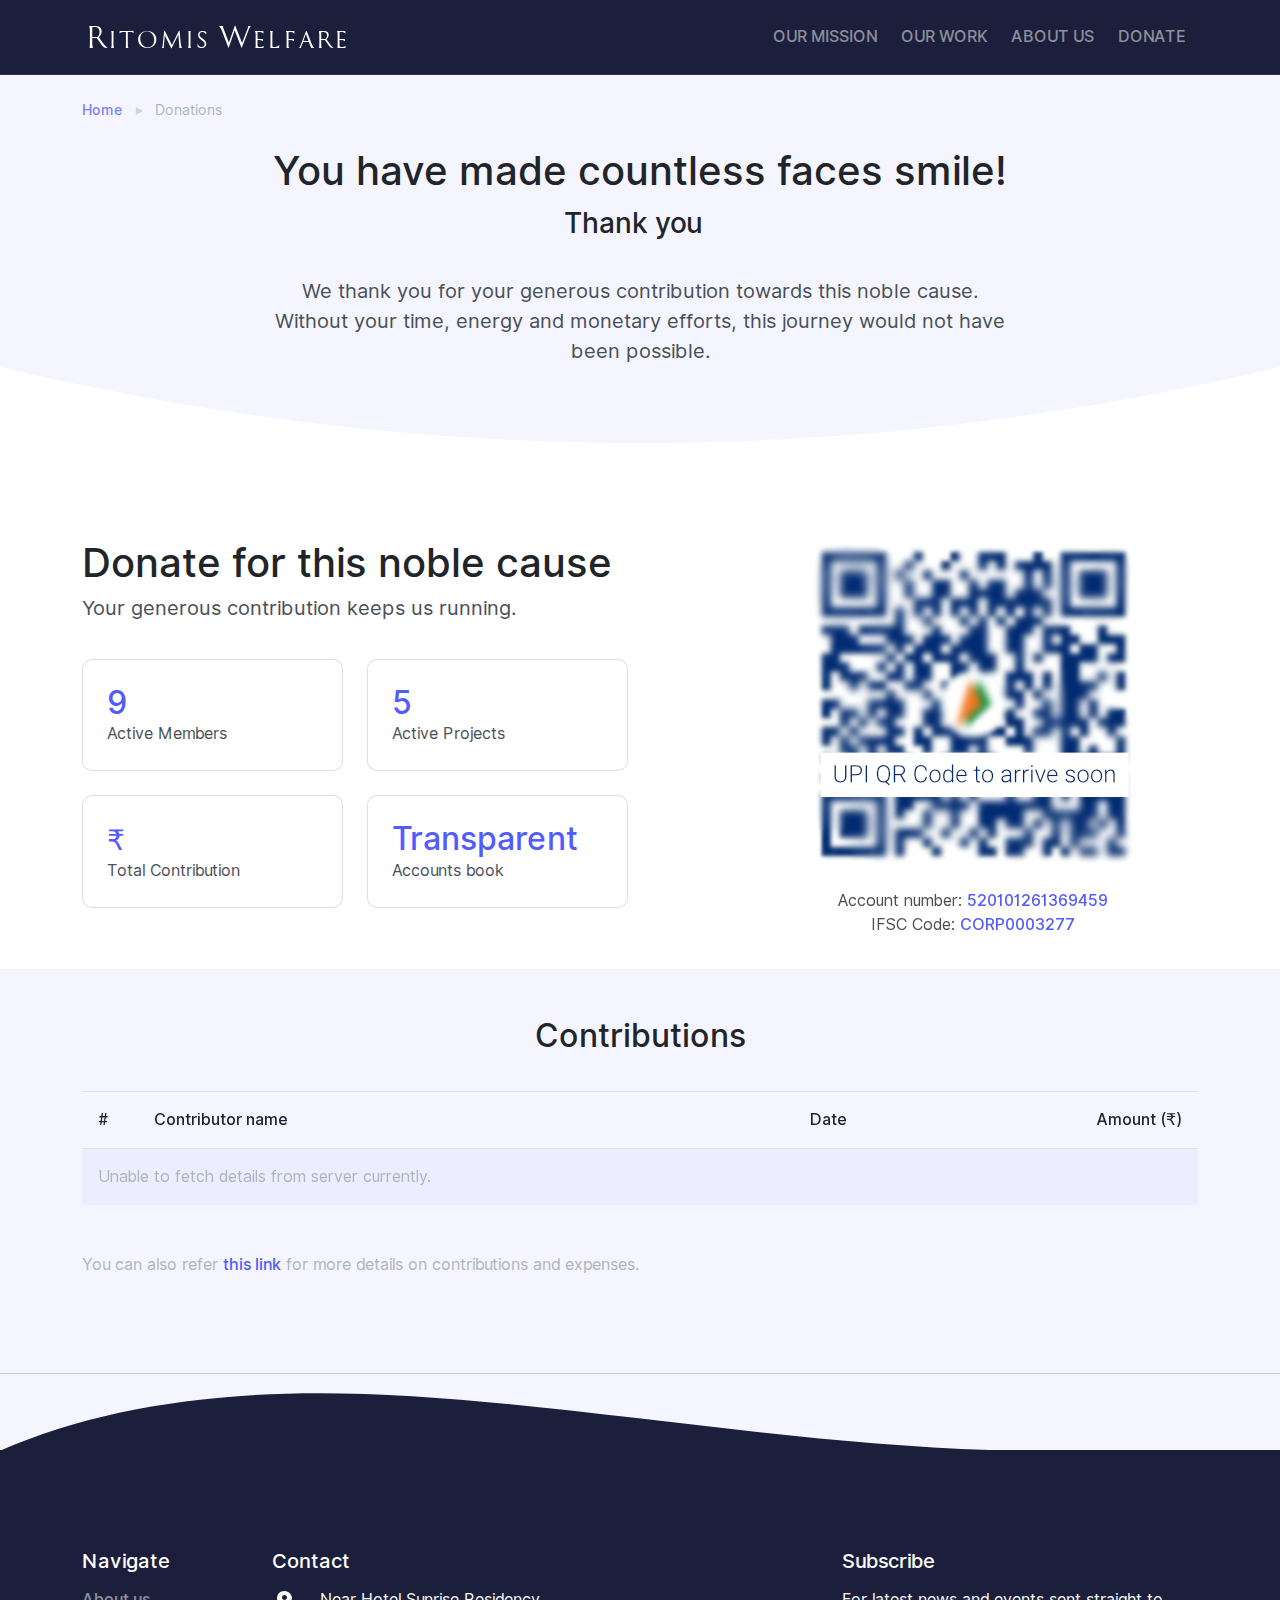
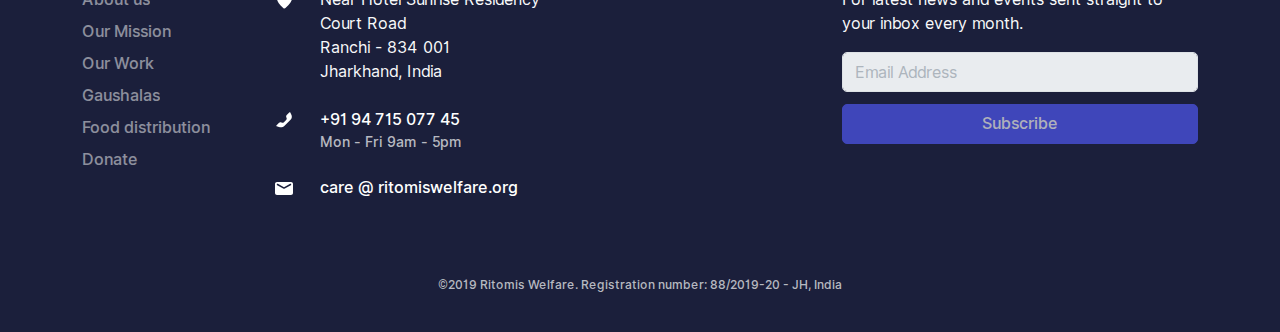
<file: thank-you.html>
<!doctype html>
<html lang="en">

<head>
    <meta charset="utf-8">
    <title>Thank you - Ritomis Welfare</title>
    <meta name="viewport" content="width=device-width, initial-scale=1.0">
    <meta name="description" content="We thank you for your generous contribution towards this noble cause. Without your time, energy and monetary efforts, this journey would not have been possible.">
    <link href="assets/css/loaders/loader-typing.css" rel="stylesheet" type="text/css" media="all" />
    <link href="assets/css/theme-mobile-app.css" rel="stylesheet" type="text/css" media="all" />
    <link rel="preload" as="font" href="assets/fonts/Inter-UI-upright.var.woff2" type="font/woff2" crossorigin="anonymous">
    <link rel="preload" as="font" href="assets/fonts/Inter-UI.var.woff2" type="font/woff2" crossorigin="anonymous">
    <link rel="stylesheet" href="//use.fontawesome.com/releases/v5.0.13/css/all.css" integrity="sha384-DNOHZ68U8hZfKXOrtjWvjxusGo9WQnrNx2sqG0tfsghAvtVlRW3tvkXWZh58N9jp" crossorigin="anonymous">
    <!-- Global site tag (gtag.js) - Google Analytics -->
    <script async src="https://www.googletagmanager.com/gtag/js?id=UA-151328448-1"></script>
    <script>
      window.dataLayer = window.dataLayer || [];
      function gtag(){dataLayer.push(arguments);}
      gtag('js', new Date());

      gtag('config', 'UA-151328448-1');
    </script>

</head>

<body>
<div class="loader">
    <div class="loading-animation"></div>
</div>

<!-- Navigation menu -->
<div class="navbar-container bg-primary-3">
    <nav class="navbar navbar-expand-lg navbar-dark bg-primary-3" data-sticky="top">
        <div class="container">
            <a class="navbar-brand fade-page" href="index.html">
                <img src="assets/img/logo/RitomisWelfareLogoFullText_270x30.png" alt="Ritomis Welfare logo">
            </a>
            <button class="navbar-toggler" type="button" data-toggle="collapse" data-target=".navbar-collapse" aria-expanded="false" aria-label="Toggle navigation">
                <svg class="icon" width="24" height="24" viewBox="0 0 24 24" fill="none" xmlns="http://www.w3.org/2000/svg">
                    <path d="M3 17C3 17.5523 3.44772 18 4 18H20C20.5523 18 21 17.5523 21 17V17C21 16.4477 20.5523 16 20 16H4C3.44772 16 3 16.4477 3 17V17ZM3 12C3 12.5523 3.44772 13 4 13H20C20.5523 13 21 12.5523 21 12V12C21 11.4477 20.5523 11 20 11H4C3.44772 11 3 11.4477 3 12V12ZM4 6C3.44772 6 3 6.44772 3 7V7C3 7.55228 3.44772 8 4 8H20C20.5523 8 21 7.55228 21 7V7C21 6.44772 20.5523 6 20 6H4Z"
                          fill="#212529" />
                </svg>

            </button>
            <div class="collapse navbar-collapse justify-content-end">
                <div class="py-2 py-lg-0">
                    <ul class="navbar-nav">
                        <li class="nav-item">
                            <a href="index.html#our-mission" class="nav-link dropdown-toggle" data-toggle="dropdown-grid" aria-expanded="false" aria-haspopup="true">OUR MISSION</a>
                        </li>
                        <li class="nav-item">
                            <a href="index.html#our-work" class="nav-link dropdown-toggle" data-toggle="dropdown-grid" aria-expanded="false" aria-haspopup="true">OUR WORK</a>
                        </li>
                        <li class="nav-item">
                            <a href="about-us.html" class="nav-link dropdown-toggle" data-toggle="dropdown-grid" aria-expanded="false" aria-haspopup="true">ABOUT US</a>
                        </li>
                        <li class="nav-item">
                            <a href="thank-you.html" class="nav-link dropdown-toggle" data-toggle="dropdown-grid" aria-expanded="false" aria-haspopup="true">DONATE</a>
                        </li>

                    </ul>
                </div>

            </div>
        </div>
    </nav>
</div>
<!-- End: Navigation menu -->

<section class="bg-primary-alt header-inner o-hidden">
    <div class="container">

        <div class="row my-3">
            <div class="col">
                <nav aria-label="breadcrumb">
                    <ol class="breadcrumb">
                        <li class="breadcrumb-item">
                            <a href="index.html">Home</a>
                        </li>
                        <li class="breadcrumb-item active" aria-current="page">Donations</li>
                    </ol>
                </nav>
            </div>
        </div>

        <div class="row text-center justify-content-center align-items-center layer-2">
            <div class="col-xl-8 col-lg-10">
                <h1 class="mb-2">You have made countless faces smile!</h1>
                <p class="h3 mb-4">Thank you&nbsp;&nbsp;<i class="far fa-smile"></i><!--&nbsp;&nbsp;&#12484;--><br></p>
                <p class="lead mb-0">We thank you for your generous contribution towards this noble cause. Without your time, energy and monetary efforts, this journey would not have been possible.</p>
<!--                <h4 class="mb-2">We thank you for your generous contribution towards this noble cause. This journey has been possible because of your time, energy and monetary efforts.</h4>-->
            </div>
        </div>

    </div>

    <div class="divider layer-1">
        <svg width="100%" height="96px" viewBox="0 0 100 100" version="1.1" xmlns="http://www.w3.org/2000/svg" xmlns:xlink="http://www.w3.org/1999/xlink" preserveAspectRatio="none">
            <path d="M0,0 C16.6666667,66 33.3333333,99 50,99 C66.6666667,99 83.3333333,66 100,0 L100,100 L0,100 L0,0 Z"></path>
        </svg>
    </div>

</section>

<section style="padding-bottom: 2rem;">
    <div class="container">
        <div class="row justify-content-between">
            <div class="col-lg-6">
                <h3 class="h1 mb-1">Donate for this noble cause</h3>
                <p class="lead">Your generous contribution keeps us running.</p>
                <div class="row mt-4">
                    <div class="col-sm-6" data-aos-delay="100">
                        <a class="card card-sm card-body flex-row align-items-center">
                            <div class="ml-0">
                                <h2 class="mb-0 text-primary">9</h2>
                                <span>Active Members</span>
                            </div>
                        </a>
                    </div>
                    <div class="col-sm-6" data-aos-delay="100">
                        <a class="card card-sm card-body flex-row align-items-center">
                            <div class="ml-0">
                                <h2 class="mb-0 text-primary">5</h2>
                                <span>Active Projects</span>
                            </div>
                        </a>
                    </div>
                    <div class="col-sm-6" data-aos-delay="100">
                        <a class="card card-sm card-body flex-row align-items-center">
                            <div class="ml-0">
                                <h2 class="mb-0 text-primary"><span class="h3 text-primary">₹ </span><span id="total_contribution_amount"></span></h2>
                                <span>Total Contribution</span>
                            </div>
                        </a>
                    </div>
                    <div class="col-sm-6" data-aos-delay="100">
                        <a class="card card-sm card-body flex-row align-items-center">
                            <div class="ml-0">
                                <h2 class="mb-0 text-primary">Transparent</h2>
                                <span>Accounts book</span>
                            </div>
                        </a>
                    </div>

                </div>
            </div>
            <div class="col-xl-5 col-lg-6 aos-init aos-animate" data-aos="fade-right">
                <div class="row justify-content-center text-center">
                    <div class="col-md-8 col-lg mb-4 mb-lg-0">
                        <img src="assets/img/ritomis-welfare-qr-code.png" alt="Ritomis Welafare Donation QR Code">
                        <br><br>
                        <span>Account number: </span><span class="text-primary"><strong>520101261369459</strong></span><br>
                        <span>IFSC Code: </span><span class="text-primary"><strong>CORP0003277</strong></span><br>
                    </div>
                </div>
            </div>
        </div>
    </div>
</section>

<section id="cashbook" style="padding-top: 1rem;" class="bg-primary-alt o-hidden has-divider">
    <div class="container" style="padding-top: 2rem;">
            <div class="row text-center justify-content-center align-items-center mb-2">
                <div class="col">
                    <h2>Contributions</h2>
                </div>
            </div>

        <!-- Contributions -->
        <div class="tab-content aos-init aos-animate" data-aos="fade-up">

            <table class="table table-striped">
                <thead>
                <tr>
                    <th scope="col" width="5%" class="align-top">#</th>
                    <th scope="col" class="align-top">Contributor name</th>
                    <th scope="col" width="25%" class="text-right align-top">Date</th>
                    <th scope="col" width="30%" class="text-right align-top">Amount (₹)</th>
                </tr>
                </thead>
                <tbody id="donation_entries">
                </tbody>
                <thead id="donation_entries_total">
                </thead>
            </table>

        </div>
        <br>
        <span class="text-muted">You can also refer <a href="https://github.com/ritomiswelfare/cashbooks/blob/master/cashbook.csv" target="_blank">this link</a> for more details on contributions and expenses.</span>
    </div>

    <div class="divider bg-primary-3 flip-y">
        <svg class="bg-primary-alt" width="100%" height="100%" version="1.1" viewbox="0 0 100 100" xmlns="http://www.w3.org/2000/svg" xmlns:xlink="http://www.w3.org/1999/xlink" preserveAspectRatio="none">
            <path d="M0,0 C6.83050094,50 15.1638343,75 25,75 C41.4957514,75 62.4956597,0 81.2456597,0 C93.7456597,0 99.9971065,0 100,0 L100,100 L0,100" fill="#ffffff"></path>
        </svg>
    </div>

</section>


<!-- Footer -->
<footer class="pb-4 bg-primary-3 text-light has-divider" id="footer">

    <div class="container">
        <div class="row mb-5">
            <div class="col-6 col-lg-3 col-xl-2">
                <h5>Navigate</h5>
                <ul class="nav flex-column">
                    <li class="nav-item">
                        <a href="about-us.html" class="nav-link">About us</a>
                    </li>
                    <li class="nav-item">
                        <a href="index.html#our-mission" class="nav-link">Our Mission</a>
                    </li>
                    <li class="nav-item">
                        <a href="index.html#our-work" class="nav-link">Our Work</a>
                    </li>
                    <li class="nav-item">
                        <a href="gaushalas.html" class="nav-link">Gaushalas</a>
                    </li>
                    <li class="nav-item">
                        <a href="food-distribution.html" class="nav-link">Food distribution</a>
                    </li>
                    <li class="nav-item">
                        <a href="thank-you.html" class="nav-link">Donate</a>
                    </li>
                </ul>
            </div>
            <div class="col-6 col-lg">
                <h5>Contact</h5>
                <ul class="list-unstyled">
                    <li class="mb-3 d-flex">
                        <svg class="icon" width="24px" height="24px" viewBox="0 0 24 24" version="1.1" xmlns="http://www.w3.org/2000/svg" xmlns:xlink="http://www.w3.org/1999/xlink">
                            <title>Icon for Location Mark</title>
                            <g stroke="none" stroke-width="1" fill="none" fill-rule="evenodd">
                                <rect opacity="0" x="0" y="0" width="24" height="24"></rect>
                                <path d="M5,10.5 C5,6 8,3 12.5,3 C17,3 20,6.75 20,10.5 C20,12.8325623 17.8236613,16.03566 13.470984,20.1092932 C12.9154018,20.6292577 12.0585054,20.6508331 11.4774555,20.1594925 C7.15915182,16.5078313 5,13.2880005 5,10.5 Z M12.5,12 C13.8807119,12 15,10.8807119 15,9.5 C15,8.11928813 13.8807119,7 12.5,7 C11.1192881,7 10,8.11928813 10,9.5 C10,10.8807119 11.1192881,12 12.5,12 Z"
                                      fill="#000000" fill-rule="nonzero"></path>
                            </g>
                        </svg>
                        <div class="ml-3">
                          <span>Near Hotel Sunrise Residency
                              <br>Court Road
                              <br>Ranchi - 834 001
                              <br>Jharkhand, India</span>
                        </div>
                    </li>
                    <li class="mb-3 d-flex">
                        <svg class="icon" width="24px" height="24px" viewBox="0 0 24 24" version="1.1" xmlns="http://www.w3.org/2000/svg" xmlns:xlink="http://www.w3.org/1999/xlink">
                            <title>Icon For Call</title>
                            <g stroke="none" stroke-width="1" fill="none" fill-rule="evenodd">
                                <rect opacity="0" x="0" y="0" width="24" height="24"></rect>
                                <path d="M11.914857,14.1427403 L14.1188827,11.9387145 C14.7276032,11.329994 14.8785122,10.4000511 14.4935235,9.63007378 L14.3686433,9.38031323 C13.9836546,8.61033591 14.1345636,7.680393 14.7432841,7.07167248 L17.4760882,4.33886839 C17.6713503,4.14360624 17.9879328,4.14360624 18.183195,4.33886839 C18.2211956,4.37686904 18.2528214,4.42074752 18.2768552,4.46881498 L19.3808309,6.67676638 C20.2253855,8.3658756 19.8943345,10.4059034 18.5589765,11.7412615 L12.560151,17.740087 C11.1066115,19.1936265 8.95659008,19.7011777 7.00646221,19.0511351 L4.5919826,18.2463085 C4.33001094,18.1589846 4.18843095,17.8758246 4.27575484,17.613853 C4.30030124,17.5402138 4.34165566,17.4733009 4.39654309,17.4184135 L7.04781491,14.7671417 C7.65653544,14.1584211 8.58647835,14.0075122 9.35645567,14.3925008 L9.60621621,14.5173811 C10.3761935,14.9023698 11.3061364,14.7514608 11.914857,14.1427403 Z"
                                      fill="#000000"></path>
                            </g>
                        </svg>
                        <div class="ml-3">
                            <!--                            <span>+91 94 715 077 45</span>-->
                            <a href="tel:+919471507745">+91 94 715 077 45</a>
                            <span class="d-block text-muted text-small">Mon - Fri 9am - 5pm</span>
                        </div>
                    </li>
                    <li class="mb-3 d-flex">
                        <svg class="icon" width="24px" height="24px" viewBox="0 0 24 24" version="1.1" xmlns="http://www.w3.org/2000/svg" xmlns:xlink="http://www.w3.org/1999/xlink">
                            <title>Icon For Mail</title>
                            <g stroke="none" stroke-width="1" fill="none" fill-rule="evenodd">
                                <rect opacity="0" x="0" y="0" width="24" height="24"></rect>
                                <path d="M5,6 L19,6 C20.1045695,6 21,6.8954305 21,8 L21,17 C21,18.1045695 20.1045695,19 19,19 L5,19 C3.8954305,19 3,18.1045695 3,17 L3,8 C3,6.8954305 3.8954305,6 5,6 Z M18.1444251,7.83964668 L12,11.1481833 L5.85557487,7.83964668 C5.4908718,7.6432681 5.03602525,7.77972206 4.83964668,8.14442513 C4.6432681,8.5091282 4.77972206,8.96397475 5.14442513,9.16035332 L11.6444251,12.6603533 C11.8664074,12.7798822 12.1335926,12.7798822 12.3555749,12.6603533 L18.8555749,9.16035332 C19.2202779,8.96397475 19.3567319,8.5091282 19.1603533,8.14442513 C18.9639747,7.77972206 18.5091282,7.6432681 18.1444251,7.83964668 Z"
                                      fill="#000000"></path>
                            </g>
                        </svg>
                        <div class="ml-3">
                            <a href="mailto:care@ritomiswelfare.org">care @ ritomiswelfare.org</a>
                        </div>
                    </li>
                </ul>
            </div>
            <div class="col-lg-5 col-xl-4 mt-3 mt-lg-0">
                <h5>Subscribe</h5>
                <p>For latest news and events sent straight to your inbox every month.</p>
                <form action="#" data-form-email novalidate>
                    <div class="form-row">
                        <div class="col-12">
                            <input type="email" class="form-control mb-2" placeholder="Email Address" name="email" required readonly>
                        </div>
                        <div class="col-12">
                            <div class="d-none alert alert-success" role="alert" data-success-message>
                                Thanks, a member of our team will be in touch shortly.
                            </div>
                            <div class="d-none alert alert-danger" role="alert" data-error-message>
                                Please fill all fields correctly.
                            </div>
                            <div data-recaptcha data-sitekey="INSERT_YOUR_RECAPTCHA_V2_SITEKEY_HERE" data-size="invisible" data-badge="bottomleft">
                            </div>
                            <button type="submit" class="btn btn-primary btn-loading btn-block" data-loading-text="Sending" disabled>
                                <svg class="icon" width="24px" height="24px" viewBox="0 0 24 24" version="1.1" xmlns="http://www.w3.org/2000/svg" xmlns:xlink="http://www.w3.org/1999/xlink">
                                    <title>Icon For Loading</title>
                                    <g stroke="none" stroke-width="1" fill="none" fill-rule="evenodd">
                                        <g>
                                            <polygon points="0 0 24 0 24 24 0 24" opacity="0"></polygon>
                                        </g>
                                        <path d="M12,4 L12,6 C8.6862915,6 6,8.6862915 6,12 C6,15.3137085 8.6862915,18 12,18 C15.3137085,18 18,15.3137085 18,12 C18,10.9603196 17.7360885,9.96126435 17.2402578,9.07513926 L18.9856052,8.09853149 C19.6473536,9.28117708 20,10.6161442 20,12 C20,16.418278 16.418278,20 12,20 C7.581722,20 4,16.418278 4,12 C4,7.581722 7.581722,4 12,4 Z"
                                              fill="#000000" fill-rule="nonzero" transform="translate(12.000000, 12.000000) scale(-1, 1) translate(-12.000000, -12.000000) "></path>
                                    </g>
                                </svg>
                                <span>Subscribe</span>
                            </button>
                        </div>
                    </div>
                </form>
                <small class="text-muted form-text">
                </small>

            </div>
        </div>

        <div class="row justify-content-center">
            <div class="col col-md-auto text-center">
                <small class="text-muted">&copy;2019 Ritomis Welfare. Registration number: 88/2019-20 - JH, India</small>
            </div>
        </div>
    </div>
</footer>
<!-- End: Footer -->

<!-- Back to top -->
<a href="#" class="btn back-to-top btn-primary btn-round" data-smooth-scroll data-aos="fade-up" data-aos-anchor="section:last-of-type" data-aos-mirror="true" data-aos-once="false">
    <svg class="icon" width="24px" height="24px" viewBox="0 0 24 24" version="1.1" xmlns="http://www.w3.org/2000/svg" xmlns:xlink="http://www.w3.org/1999/xlink">
        <title>Icon For Arrow-up</title>
        <g stroke="none" stroke-width="1" fill="none" fill-rule="evenodd">
            <polygon points="0 0 24 0 24 24 0 24" opacity="0"></polygon>
            <rect fill="#000000" x="11" y="5" width="2" height="14" rx="1"></rect>
            <path d="M6.70710678,12.7071068 C6.31658249,13.0976311 5.68341751,13.0976311 5.29289322,12.7071068 C4.90236893,12.3165825 4.90236893,11.6834175 5.29289322,11.2928932 L11.2928932,5.29289322 C11.6714722,4.91431428 12.2810586,4.90106866 12.6757246,5.26284586 L18.6757246,10.7628459 C19.0828436,11.1360383 19.1103465,11.7686056 18.7371541,12.1757246 C18.3639617,12.5828436 17.7313944,12.6103465 17.3242754,12.2371541 L12.0300757,7.38413782 L6.70710678,12.7071068 Z"
                  fill="#000000" fill-rule="nonzero"></path>
        </g>
    </svg>
</a>
<!-- Required vendor scripts (Do not remove) -->
<script type="text/javascript" src="assets/js/jquery.min.js"></script>
<script type="text/javascript" src="assets/js/popper.min.js"></script>
<script type="text/javascript" src="assets/js/bootstrap.js"></script>

<!-- Optional Vendor Scripts (Remove the plugin script if current page does not use that feature) -->

<!-- AOS (Animate On Scroll - animates elements into view while scrolling down) -->
<script type="text/javascript" src="assets/js/aos.js"></script>
<!-- Fancybox (handles image and video lightbox and galleries) -->
<script type="text/javascript" src="assets/js/jquery.fancybox.min.js"></script>
<!-- Flickity (handles touch enabled carousels and sliders) -->
<script type="text/javascript" src="assets/js/flickity.pkgd.min.js"></script>
<!-- Ion rangeSlider (flexible and pretty range slider elements) -->
<script type="text/javascript" src="assets/js/ion.rangeSlider.min.js"></script>
<!-- Isotope (masonry layouts and filtering) -->
<script type="text/javascript" src="assets/js/isotope.pkgd.min.js"></script>
<!-- jarallax (parallax effect and video backgrounds) -->
<script type="text/javascript" src="assets/js/jarallax.min.js"></script>
<script type="text/javascript" src="assets/js/jarallax-video.min.js"></script>
<script type="text/javascript" src="assets/js/jarallax-element.min.js"></script>
<!-- jQuery Countdown (displays countdown text to a specified date) -->
<script type="text/javascript" src="assets/js/jquery.countdown.min.js"></script>
<!-- Plyr (unified player for Video, Audio, Vimeo and Youtube) -->
<script type="text/javascript" src="assets/js/plyr.polyfilled.min.js"></script>
<!-- Prism (displays formatted code boxes) -->
<script type="text/javascript" src="assets/js/prism.js"></script>
<!-- ScrollMonitor (manages events for elements scrolling in and out of view) -->
<script type="text/javascript" src="assets/js/scrollMonitor.js"></script>
<!-- Smooth scroll (animation to links in-page)-->
<script type="text/javascript" src="assets/js/smooth-scroll.polyfills.min.js"></script>
<!-- Required theme scripts (Do not remove) -->
<script type="text/javascript" src="assets/js/theme.js"></script>
<!-- Removes page load animation when window is finished loading -->
<script type="text/javascript">
    window.addEventListener("load", function () {
        document.querySelector('body').classList.add('loaded');
        get_account_book();
    });

    function get_account_book() {
        $.ajax({
            url: "https://apis.ritomis.org/getDonation",
            data: JSON.stringify({auth: 'getDonationListForRitomisWelfare'}),
            type: "POST",
            success: function (response) {
               if (response.status === 200) {
                   process_account_book_data(response);
               } else {
                   handle_api_error();
               }
            },
            error: function (response) {
                handle_api_error();
            }
        });
    }

    function process_account_book_data(response) {
        let donations = response.donors,
            count_donations = donations.length,
            donation_list_html = "",
            sum_donations = 0;

        for (let counter = 0; counter < count_donations; counter++) {
            if (donations[counter].head === "HEADER")
                continue;

            donation_list_html += '<tr>\n' +
                '                        <th scope="row">' + eval("counter+1") + '</th>\n' +
                '                        <td><span style="text-transform: capitalize">' + donations[counter].name + '</span><br><span class="text-muted small">' + donations[counter].head + '</span></td>\n' +
                '                        <td class="text-right">' + format_date(donations[counter].date) + '</td>\n' +
                '                        <td class="text-right">' + format_number(donations[counter].amount) + '</td>\n' +
                '                    </tr>';

            sum_donations += Number(donations[counter].amount);
        }

        $("#donation_entries").html(donation_list_html);

        // Add Total Rows
        // Add Total
        let total_row_donation = '<tr>\n' +
            '                        <th scope="col" colspan="2">Total contribution</th>\n' +
            '                        <th scope="col"></th>\n' +
            '                        <th scope="col" class="text-right"> ₹ ' + format_number(sum_donations) + '</th>\n' +
            '                    </tr>\n';

        $("#donation_entries_total").html(total_row_donation);

        // Update total contribution
        $("#total_contribution_amount").html(format_number(sum_donations));

    }

    function format_number(num, precision)
    {
        if (num === 0) return '<span class="text-muted">-</span>';

        num = Math.round(num, precision);
        nStr = '' + num;
        x = nStr.split('.');
        x1 = x[0];
        x2 = x.length > 1 ? '.' + x[1] : '';
        var rgx = /(\d+)(\d{3})/;
        while (rgx.test(x1)) {
            x1 = x1.replace(rgx, '$1' + ',' + '$2');
        }
        return x1 + x2;
    }

    function format_date(date_string) {
        let date_parts = date_string.split('-');
        const monthNames = ["Jan", "Feb", "Mar", "Apr", "May", "Jun", "Jul", "Aug", "Sep", "Oct", "Nov", "Dec"];
        return ("0" + date_parts[0]).slice(-2) + " " + monthNames[date_parts[1]-1] + " " + date_parts[2];
    }

    function handle_api_error() {
        $("#donation_entries").html('<tr><td colspan="4" class="text-muted">Unable to fetch details from server currently.</td></tr>');
        $("#expense_entries").html('<tr><td colspan="4" class="text-muted">Unable to fetch details from server currently.</td></tr>');
    }

</script>

</body>

</html>
</file>
<file: assets/css/loaders/loader-typing.css>
/* Common Loader CSS */

@keyframes hideLoader{
    0%{ width: 100%; height: 100%; }
    100%{ width: 0; height: 0; }
}
body > div.loader{
        position: fixed;
        background: white;
        width: 100%;
        height: 100%;
        z-index: 1071;
        opacity: 0;
        transition: opacity .5s ease;
        overflow: hidden;
        pointer-events: none;
        display: flex;
        align-items: center;
        justify-content: center;
    }
    body:not(.loaded) > div.loader{
        opacity: 1;
    }
    body:not(.loaded){
        overflow: hidden;
    }
body.loaded > div.loader{
    animation: hideLoader .5s linear .5s forwards;
}

/* Typing Animation */
.loading-animation {
  width: 6px;
  height: 6px;
  border-radius: 50%;
  animation: typing 1s linear infinite alternate;
  position: relative;
  left: -12px;
}

@keyframes typing {
  0% {
    background-color: rgba(100,100,100, 1);
    box-shadow: 12px 0px 0px 0px rgba(100,100,100, 0.2),
      24px 0px 0px 0px rgba(100,100,100, 0.2);
  }

  25% {
    background-color: rgba(100,100,100, 0.4);
    box-shadow: 12px 0px 0px 0px rgba(100,100,100, 2),
      24px 0px 0px 0px rgba(100,100,100, 0.2);
  }

  75% {
    background-color: rgba(100,100,100, 0.4);
    box-shadow: 12px 0px 0px 0px rgba(100,100,100, 0.2),
      24px 0px 0px 0px rgba(100,100,100, 1);
  }
}
</file>
<file: assets/css/custom.css>
.display-5 {
    line-height: 3rem; }

section.has-divider-2 {
    padding: 0; }

section.has-divider-2 .container {
    padding-bottom: 2rem; }
</file>
